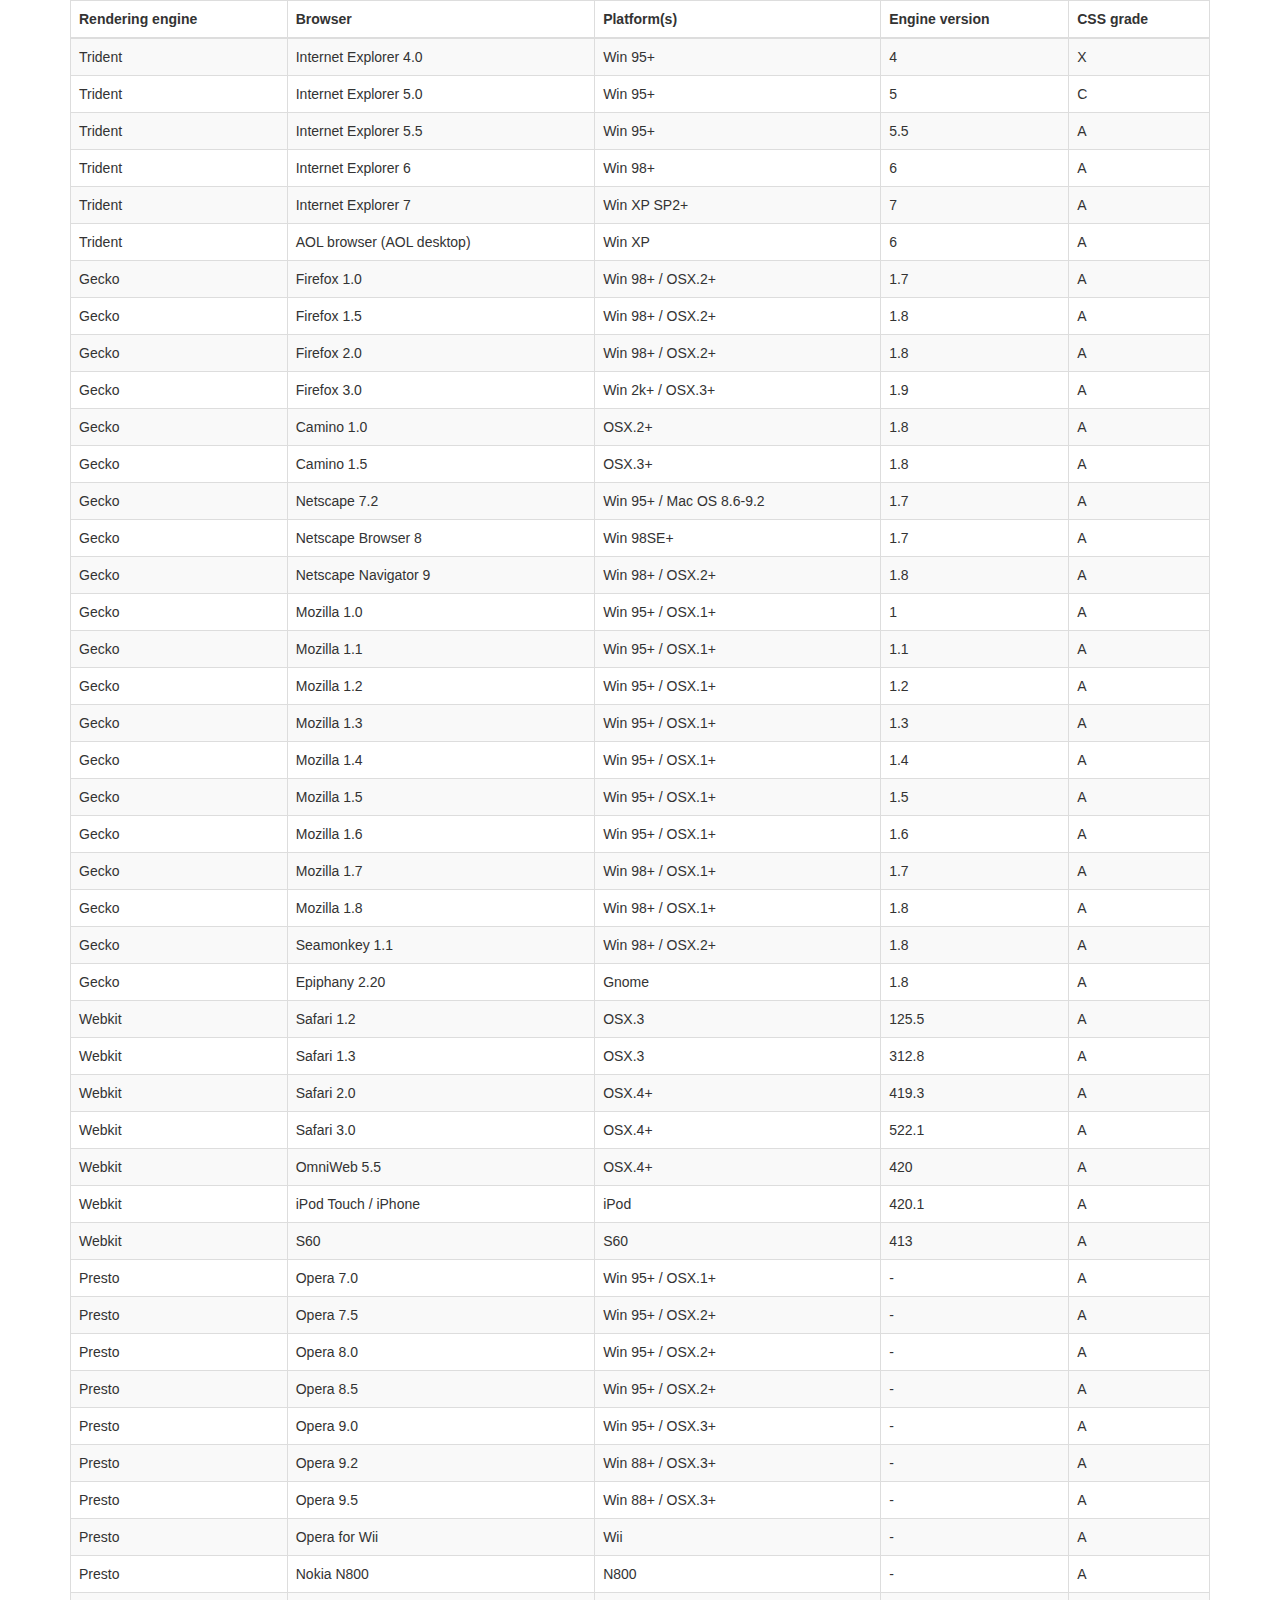
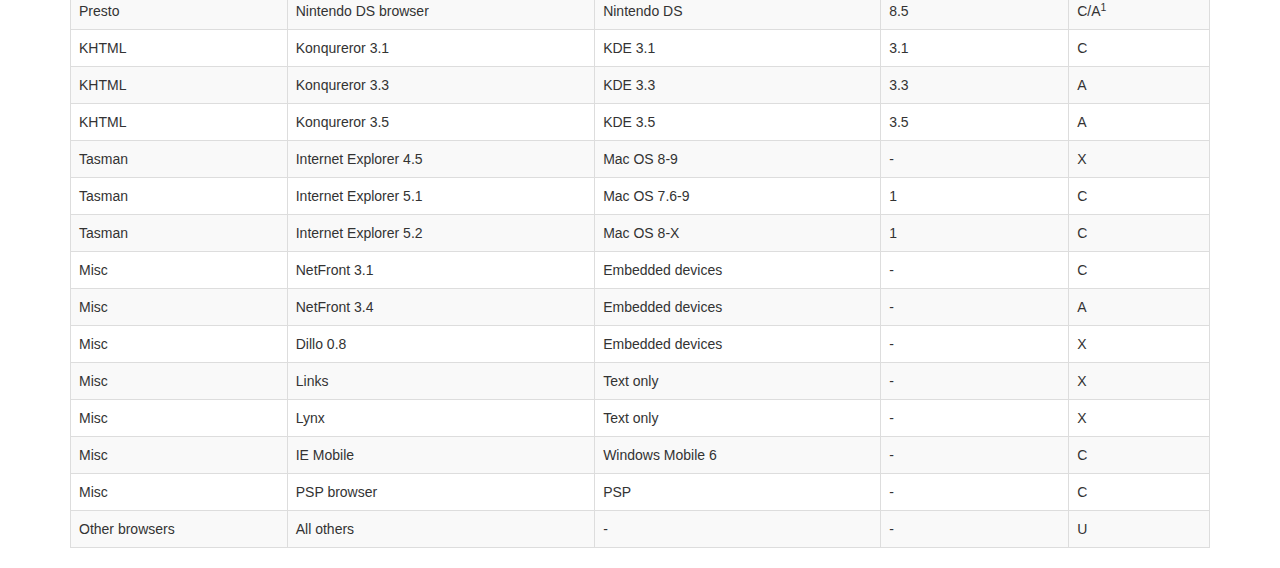
<file: python/mysite/mysite/static/vendor/datatables-plugins/index.html>
<!DOCTYPE HTML PUBLIC "-//W3C//DTD HTML 4.01//EN" "http://www.w3.org/TR/html4/strict.dtd">
<html>
	<head>
		<meta http-equiv="content-type" content="text/html; charset=utf-8" />
		
		<title>DataTables Bootstrap 3 example</title>

		<link rel="stylesheet" type="text/css" href="//maxcdn.bootstrapcdn.com/bootstrap/3.3.0/css/bootstrap.min.css">
		<link rel="stylesheet" type="text/css" href="dataTables.bootstrap.css">

		<script type="text/javascript" language="javascript" src="//code.jquery.com/jquery-1.11.1.min.js"></script>
		<script type="text/javascript" language="javascript" src="//cdn.datatables.net/1.10.3/js/jquery.dataTables.min.js"></script>
		<script type="text/javascript" language="javascript" src="dataTables.bootstrap.js"></script>
		<script type="text/javascript" charset="utf-8">
			$(document).ready(function() {
				$('#example').dataTable();
			} );
		</script>
	</head>
	<body>
		<div class="container">
			
<table cellpadding="0" cellspacing="0" border="0" class="table table-striped table-bordered" id="example">
	<thead>
		<tr>
			<th>Rendering engine</th>
			<th>Browser</th>
			<th>Platform(s)</th>
			<th>Engine version</th>
			<th>CSS grade</th>
		</tr>
	</thead>
	<tbody>
		<tr class="odd gradeX">
			<td>Trident</td>
			<td>Internet
				 Explorer 4.0</td>
			<td>Win 95+</td>
			<td class="center"> 4</td>
			<td class="center">X</td>
		</tr>
		<tr class="even gradeC">
			<td>Trident</td>
			<td>Internet
				 Explorer 5.0</td>
			<td>Win 95+</td>
			<td class="center">5</td>
			<td class="center">C</td>
		</tr>
		<tr class="odd gradeA">
			<td>Trident</td>
			<td>Internet
				 Explorer 5.5</td>
			<td>Win 95+</td>
			<td class="center">5.5</td>
			<td class="center">A</td>
		</tr>
		<tr class="even gradeA">
			<td>Trident</td>
			<td>Internet
				 Explorer 6</td>
			<td>Win 98+</td>
			<td class="center">6</td>
			<td class="center">A</td>
		</tr>
		<tr class="odd gradeA">
			<td>Trident</td>
			<td>Internet Explorer 7</td>
			<td>Win XP SP2+</td>
			<td class="center">7</td>
			<td class="center">A</td>
		</tr>
		<tr class="even gradeA">
			<td>Trident</td>
			<td>AOL browser (AOL desktop)</td>
			<td>Win XP</td>
			<td class="center">6</td>
			<td class="center">A</td>
		</tr>
		<tr class="gradeA">
			<td>Gecko</td>
			<td>Firefox 1.0</td>
			<td>Win 98+ / OSX.2+</td>
			<td class="center">1.7</td>
			<td class="center">A</td>
		</tr>
		<tr class="gradeA">
			<td>Gecko</td>
			<td>Firefox 1.5</td>
			<td>Win 98+ / OSX.2+</td>
			<td class="center">1.8</td>
			<td class="center">A</td>
		</tr>
		<tr class="gradeA">
			<td>Gecko</td>
			<td>Firefox 2.0</td>
			<td>Win 98+ / OSX.2+</td>
			<td class="center">1.8</td>
			<td class="center">A</td>
		</tr>
		<tr class="gradeA">
			<td>Gecko</td>
			<td>Firefox 3.0</td>
			<td>Win 2k+ / OSX.3+</td>
			<td class="center">1.9</td>
			<td class="center">A</td>
		</tr>
		<tr class="gradeA">
			<td>Gecko</td>
			<td>Camino 1.0</td>
			<td>OSX.2+</td>
			<td class="center">1.8</td>
			<td class="center">A</td>
		</tr>
		<tr class="gradeA">
			<td>Gecko</td>
			<td>Camino 1.5</td>
			<td>OSX.3+</td>
			<td class="center">1.8</td>
			<td class="center">A</td>
		</tr>
		<tr class="gradeA">
			<td>Gecko</td>
			<td>Netscape 7.2</td>
			<td>Win 95+ / Mac OS 8.6-9.2</td>
			<td class="center">1.7</td>
			<td class="center">A</td>
		</tr>
		<tr class="gradeA">
			<td>Gecko</td>
			<td>Netscape Browser 8</td>
			<td>Win 98SE+</td>
			<td class="center">1.7</td>
			<td class="center">A</td>
		</tr>
		<tr class="gradeA">
			<td>Gecko</td>
			<td>Netscape Navigator 9</td>
			<td>Win 98+ / OSX.2+</td>
			<td class="center">1.8</td>
			<td class="center">A</td>
		</tr>
		<tr class="gradeA">
			<td>Gecko</td>
			<td>Mozilla 1.0</td>
			<td>Win 95+ / OSX.1+</td>
			<td class="center">1</td>
			<td class="center">A</td>
		</tr>
		<tr class="gradeA">
			<td>Gecko</td>
			<td>Mozilla 1.1</td>
			<td>Win 95+ / OSX.1+</td>
			<td class="center">1.1</td>
			<td class="center">A</td>
		</tr>
		<tr class="gradeA">
			<td>Gecko</td>
			<td>Mozilla 1.2</td>
			<td>Win 95+ / OSX.1+</td>
			<td class="center">1.2</td>
			<td class="center">A</td>
		</tr>
		<tr class="gradeA">
			<td>Gecko</td>
			<td>Mozilla 1.3</td>
			<td>Win 95+ / OSX.1+</td>
			<td class="center">1.3</td>
			<td class="center">A</td>
		</tr>
		<tr class="gradeA">
			<td>Gecko</td>
			<td>Mozilla 1.4</td>
			<td>Win 95+ / OSX.1+</td>
			<td class="center">1.4</td>
			<td class="center">A</td>
		</tr>
		<tr class="gradeA">
			<td>Gecko</td>
			<td>Mozilla 1.5</td>
			<td>Win 95+ / OSX.1+</td>
			<td class="center">1.5</td>
			<td class="center">A</td>
		</tr>
		<tr class="gradeA">
			<td>Gecko</td>
			<td>Mozilla 1.6</td>
			<td>Win 95+ / OSX.1+</td>
			<td class="center">1.6</td>
			<td class="center">A</td>
		</tr>
		<tr class="gradeA">
			<td>Gecko</td>
			<td>Mozilla 1.7</td>
			<td>Win 98+ / OSX.1+</td>
			<td class="center">1.7</td>
			<td class="center">A</td>
		</tr>
		<tr class="gradeA">
			<td>Gecko</td>
			<td>Mozilla 1.8</td>
			<td>Win 98+ / OSX.1+</td>
			<td class="center">1.8</td>
			<td class="center">A</td>
		</tr>
		<tr class="gradeA">
			<td>Gecko</td>
			<td>Seamonkey 1.1</td>
			<td>Win 98+ / OSX.2+</td>
			<td class="center">1.8</td>
			<td class="center">A</td>
		</tr>
		<tr class="gradeA">
			<td>Gecko</td>
			<td>Epiphany 2.20</td>
			<td>Gnome</td>
			<td class="center">1.8</td>
			<td class="center">A</td>
		</tr>
		<tr class="gradeA">
			<td>Webkit</td>
			<td>Safari 1.2</td>
			<td>OSX.3</td>
			<td class="center">125.5</td>
			<td class="center">A</td>
		</tr>
		<tr class="gradeA">
			<td>Webkit</td>
			<td>Safari 1.3</td>
			<td>OSX.3</td>
			<td class="center">312.8</td>
			<td class="center">A</td>
		</tr>
		<tr class="gradeA">
			<td>Webkit</td>
			<td>Safari 2.0</td>
			<td>OSX.4+</td>
			<td class="center">419.3</td>
			<td class="center">A</td>
		</tr>
		<tr class="gradeA">
			<td>Webkit</td>
			<td>Safari 3.0</td>
			<td>OSX.4+</td>
			<td class="center">522.1</td>
			<td class="center">A</td>
		</tr>
		<tr class="gradeA">
			<td>Webkit</td>
			<td>OmniWeb 5.5</td>
			<td>OSX.4+</td>
			<td class="center">420</td>
			<td class="center">A</td>
		</tr>
		<tr class="gradeA">
			<td>Webkit</td>
			<td>iPod Touch / iPhone</td>
			<td>iPod</td>
			<td class="center">420.1</td>
			<td class="center">A</td>
		</tr>
		<tr class="gradeA">
			<td>Webkit</td>
			<td>S60</td>
			<td>S60</td>
			<td class="center">413</td>
			<td class="center">A</td>
		</tr>
		<tr class="gradeA">
			<td>Presto</td>
			<td>Opera 7.0</td>
			<td>Win 95+ / OSX.1+</td>
			<td class="center">-</td>
			<td class="center">A</td>
		</tr>
		<tr class="gradeA">
			<td>Presto</td>
			<td>Opera 7.5</td>
			<td>Win 95+ / OSX.2+</td>
			<td class="center">-</td>
			<td class="center">A</td>
		</tr>
		<tr class="gradeA">
			<td>Presto</td>
			<td>Opera 8.0</td>
			<td>Win 95+ / OSX.2+</td>
			<td class="center">-</td>
			<td class="center">A</td>
		</tr>
		<tr class="gradeA">
			<td>Presto</td>
			<td>Opera 8.5</td>
			<td>Win 95+ / OSX.2+</td>
			<td class="center">-</td>
			<td class="center">A</td>
		</tr>
		<tr class="gradeA">
			<td>Presto</td>
			<td>Opera 9.0</td>
			<td>Win 95+ / OSX.3+</td>
			<td class="center">-</td>
			<td class="center">A</td>
		</tr>
		<tr class="gradeA">
			<td>Presto</td>
			<td>Opera 9.2</td>
			<td>Win 88+ / OSX.3+</td>
			<td class="center">-</td>
			<td class="center">A</td>
		</tr>
		<tr class="gradeA">
			<td>Presto</td>
			<td>Opera 9.5</td>
			<td>Win 88+ / OSX.3+</td>
			<td class="center">-</td>
			<td class="center">A</td>
		</tr>
		<tr class="gradeA">
			<td>Presto</td>
			<td>Opera for Wii</td>
			<td>Wii</td>
			<td class="center">-</td>
			<td class="center">A</td>
		</tr>
		<tr class="gradeA">
			<td>Presto</td>
			<td>Nokia N800</td>
			<td>N800</td>
			<td class="center">-</td>
			<td class="center">A</td>
		</tr>
		<tr class="gradeA">
			<td>Presto</td>
			<td>Nintendo DS browser</td>
			<td>Nintendo DS</td>
			<td class="center">8.5</td>
			<td class="center">C/A<sup>1</sup></td>
		</tr>
		<tr class="gradeC">
			<td>KHTML</td>
			<td>Konqureror 3.1</td>
			<td>KDE 3.1</td>
			<td class="center">3.1</td>
			<td class="center">C</td>
		</tr>
		<tr class="gradeA">
			<td>KHTML</td>
			<td>Konqureror 3.3</td>
			<td>KDE 3.3</td>
			<td class="center">3.3</td>
			<td class="center">A</td>
		</tr>
		<tr class="gradeA">
			<td>KHTML</td>
			<td>Konqureror 3.5</td>
			<td>KDE 3.5</td>
			<td class="center">3.5</td>
			<td class="center">A</td>
		</tr>
		<tr class="gradeX">
			<td>Tasman</td>
			<td>Internet Explorer 4.5</td>
			<td>Mac OS 8-9</td>
			<td class="center">-</td>
			<td class="center">X</td>
		</tr>
		<tr class="gradeC">
			<td>Tasman</td>
			<td>Internet Explorer 5.1</td>
			<td>Mac OS 7.6-9</td>
			<td class="center">1</td>
			<td class="center">C</td>
		</tr>
		<tr class="gradeC">
			<td>Tasman</td>
			<td>Internet Explorer 5.2</td>
			<td>Mac OS 8-X</td>
			<td class="center">1</td>
			<td class="center">C</td>
		</tr>
		<tr class="gradeA">
			<td>Misc</td>
			<td>NetFront 3.1</td>
			<td>Embedded devices</td>
			<td class="center">-</td>
			<td class="center">C</td>
		</tr>
		<tr class="gradeA">
			<td>Misc</td>
			<td>NetFront 3.4</td>
			<td>Embedded devices</td>
			<td class="center">-</td>
			<td class="center">A</td>
		</tr>
		<tr class="gradeX">
			<td>Misc</td>
			<td>Dillo 0.8</td>
			<td>Embedded devices</td>
			<td class="center">-</td>
			<td class="center">X</td>
		</tr>
		<tr class="gradeX">
			<td>Misc</td>
			<td>Links</td>
			<td>Text only</td>
			<td class="center">-</td>
			<td class="center">X</td>
		</tr>
		<tr class="gradeX">
			<td>Misc</td>
			<td>Lynx</td>
			<td>Text only</td>
			<td class="center">-</td>
			<td class="center">X</td>
		</tr>
		<tr class="gradeC">
			<td>Misc</td>
			<td>IE Mobile</td>
			<td>Windows Mobile 6</td>
			<td class="center">-</td>
			<td class="center">C</td>
		</tr>
		<tr class="gradeC">
			<td>Misc</td>
			<td>PSP browser</td>
			<td>PSP</td>
			<td class="center">-</td>
			<td class="center">C</td>
		</tr>
		<tr class="gradeU">
			<td>Other browsers</td>
			<td>All others</td>
			<td>-</td>
			<td class="center">-</td>
			<td class="center">U</td>
		</tr>
	</tbody>
</table>
			
		</div>
	</body>
</html>
</file>
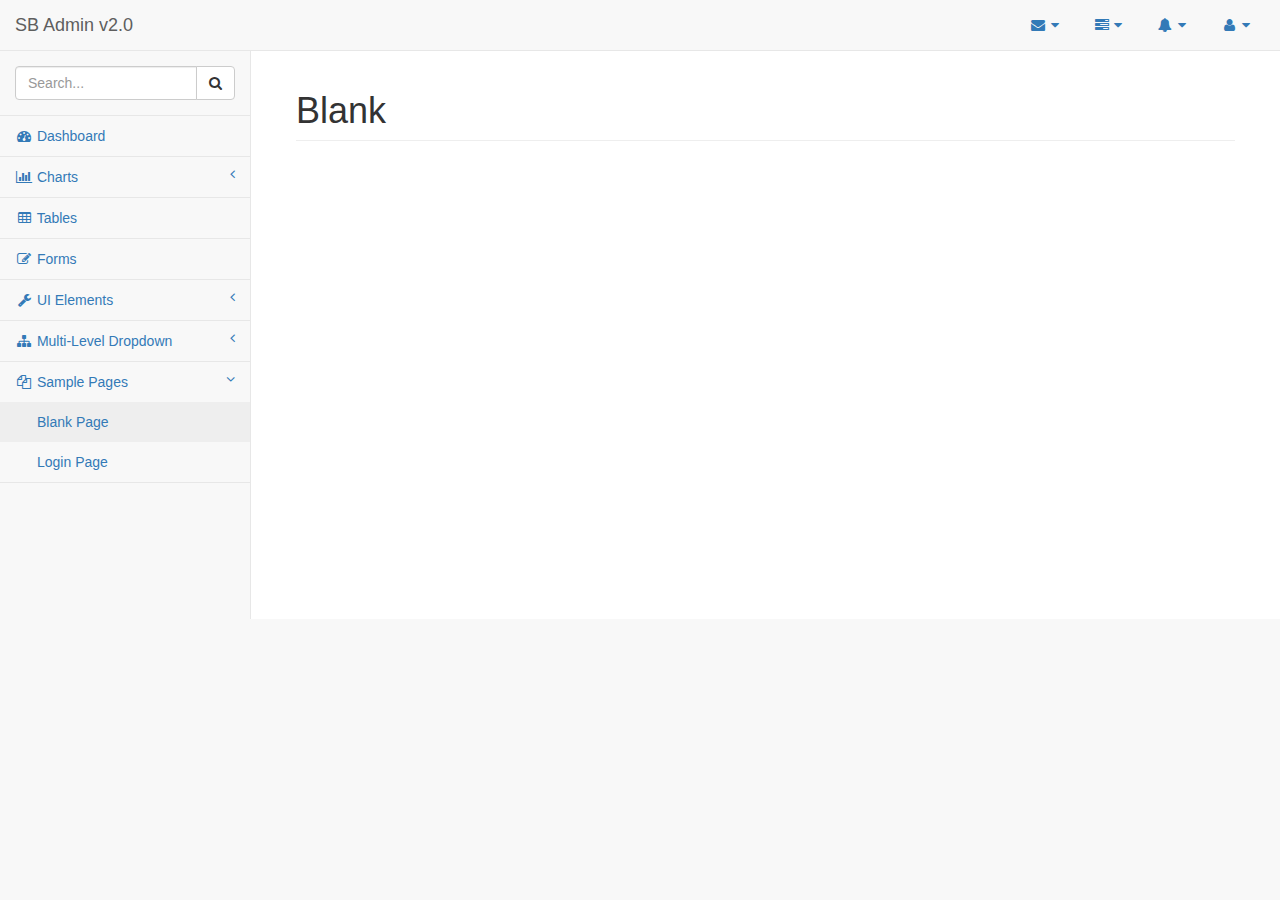
<file: python/mysite/mysite/static/pages/blank.html>
<!DOCTYPE html>
<html lang="en">

<head>

    <meta charset="utf-8">
    <meta http-equiv="X-UA-Compatible" content="IE=edge">
    <meta name="viewport" content="width=device-width, initial-scale=1">
    <meta name="description" content="">
    <meta name="author" content="">

    <title>SB Admin 2 - Bootstrap Admin Theme</title>

    <!-- Bootstrap Core CSS -->
    <link href="../vendor/bootstrap/css/bootstrap.min.css" rel="stylesheet">

    <!-- MetisMenu CSS -->
    <link href="../vendor/metisMenu/metisMenu.min.css" rel="stylesheet">

    <!-- Custom CSS -->
    <link href="../dist/css/sb-admin-2.css" rel="stylesheet">

    <!-- Custom Fonts -->
    <link href="../vendor/font-awesome/css/font-awesome.min.css" rel="stylesheet" type="text/css">

    <!-- HTML5 Shim and Respond.js IE8 support of HTML5 elements and media queries -->
    <!-- WARNING: Respond.js doesn't work if you view the page via file:// -->
    <!--[if lt IE 9]>
        <script src="https://oss.maxcdn.com/libs/html5shiv/3.7.0/html5shiv.js"></script>
        <script src="https://oss.maxcdn.com/libs/respond.js/1.4.2/respond.min.js"></script>
    <![endif]-->

</head>

<body>

    <div id="wrapper">

        <!-- Navigation -->
        <nav class="navbar navbar-default navbar-static-top" role="navigation" style="margin-bottom: 0">
            <div class="navbar-header">
                <button type="button" class="navbar-toggle" data-toggle="collapse" data-target=".navbar-collapse">
                    <span class="sr-only">Toggle navigation</span>
                    <span class="icon-bar"></span>
                    <span class="icon-bar"></span>
                    <span class="icon-bar"></span>
                </button>
                <a class="navbar-brand" href="index.html">SB Admin v2.0</a>
            </div>
            <!-- /.navbar-header -->

            <ul class="nav navbar-top-links navbar-right">
                <li class="dropdown">
                    <a class="dropdown-toggle" data-toggle="dropdown" href="#">
                        <i class="fa fa-envelope fa-fw"></i> <i class="fa fa-caret-down"></i>
                    </a>
                    <ul class="dropdown-menu dropdown-messages">
                        <li>
                            <a href="#">
                                <div>
                                    <strong>John Smith</strong>
                                    <span class="pull-right text-muted">
                                        <em>Yesterday</em>
                                    </span>
                                </div>
                                <div>Lorem ipsum dolor sit amet, consectetur adipiscing elit. Pellentesque eleifend...</div>
                            </a>
                        </li>
                        <li class="divider"></li>
                        <li>
                            <a href="#">
                                <div>
                                    <strong>John Smith</strong>
                                    <span class="pull-right text-muted">
                                        <em>Yesterday</em>
                                    </span>
                                </div>
                                <div>Lorem ipsum dolor sit amet, consectetur adipiscing elit. Pellentesque eleifend...</div>
                            </a>
                        </li>
                        <li class="divider"></li>
                        <li>
                            <a href="#">
                                <div>
                                    <strong>John Smith</strong>
                                    <span class="pull-right text-muted">
                                        <em>Yesterday</em>
                                    </span>
                                </div>
                                <div>Lorem ipsum dolor sit amet, consectetur adipiscing elit. Pellentesque eleifend...</div>
                            </a>
                        </li>
                        <li class="divider"></li>
                        <li>
                            <a class="text-center" href="#">
                                <strong>Read All Messages</strong>
                                <i class="fa fa-angle-right"></i>
                            </a>
                        </li>
                    </ul>
                    <!-- /.dropdown-messages -->
                </li>
                <!-- /.dropdown -->
                <li class="dropdown">
                    <a class="dropdown-toggle" data-toggle="dropdown" href="#">
                        <i class="fa fa-tasks fa-fw"></i> <i class="fa fa-caret-down"></i>
                    </a>
                    <ul class="dropdown-menu dropdown-tasks">
                        <li>
                            <a href="#">
                                <div>
                                    <p>
                                        <strong>Task 1</strong>
                                        <span class="pull-right text-muted">40% Complete</span>
                                    </p>
                                    <div class="progress progress-striped active">
                                        <div class="progress-bar progress-bar-success" role="progressbar" aria-valuenow="40" aria-valuemin="0" aria-valuemax="100" style="width: 40%">
                                            <span class="sr-only">40% Complete (success)</span>
                                        </div>
                                    </div>
                                </div>
                            </a>
                        </li>
                        <li class="divider"></li>
                        <li>
                            <a href="#">
                                <div>
                                    <p>
                                        <strong>Task 2</strong>
                                        <span class="pull-right text-muted">20% Complete</span>
                                    </p>
                                    <div class="progress progress-striped active">
                                        <div class="progress-bar progress-bar-info" role="progressbar" aria-valuenow="20" aria-valuemin="0" aria-valuemax="100" style="width: 20%">
                                            <span class="sr-only">20% Complete</span>
                                        </div>
                                    </div>
                                </div>
                            </a>
                        </li>
                        <li class="divider"></li>
                        <li>
                            <a href="#">
                                <div>
                                    <p>
                                        <strong>Task 3</strong>
                                        <span class="pull-right text-muted">60% Complete</span>
                                    </p>
                                    <div class="progress progress-striped active">
                                        <div class="progress-bar progress-bar-warning" role="progressbar" aria-valuenow="60" aria-valuemin="0" aria-valuemax="100" style="width: 60%">
                                            <span class="sr-only">60% Complete (warning)</span>
                                        </div>
                                    </div>
                                </div>
                            </a>
                        </li>
                        <li class="divider"></li>
                        <li>
                            <a href="#">
                                <div>
                                    <p>
                                        <strong>Task 4</strong>
                                        <span class="pull-right text-muted">80% Complete</span>
                                    </p>
                                    <div class="progress progress-striped active">
                                        <div class="progress-bar progress-bar-danger" role="progressbar" aria-valuenow="80" aria-valuemin="0" aria-valuemax="100" style="width: 80%">
                                            <span class="sr-only">80% Complete (danger)</span>
                                        </div>
                                    </div>
                                </div>
                            </a>
                        </li>
                        <li class="divider"></li>
                        <li>
                            <a class="text-center" href="#">
                                <strong>See All Tasks</strong>
                                <i class="fa fa-angle-right"></i>
                            </a>
                        </li>
                    </ul>
                    <!-- /.dropdown-tasks -->
                </li>
                <!-- /.dropdown -->
                <li class="dropdown">
                    <a class="dropdown-toggle" data-toggle="dropdown" href="#">
                        <i class="fa fa-bell fa-fw"></i> <i class="fa fa-caret-down"></i>
                    </a>
                    <ul class="dropdown-menu dropdown-alerts">
                        <li>
                            <a href="#">
                                <div>
                                    <i class="fa fa-comment fa-fw"></i> New Comment
                                    <span class="pull-right text-muted small">4 minutes ago</span>
                                </div>
                            </a>
                        </li>
                        <li class="divider"></li>
                        <li>
                            <a href="#">
                                <div>
                                    <i class="fa fa-twitter fa-fw"></i> 3 New Followers
                                    <span class="pull-right text-muted small">12 minutes ago</span>
                                </div>
                            </a>
                        </li>
                        <li class="divider"></li>
                        <li>
                            <a href="#">
                                <div>
                                    <i class="fa fa-envelope fa-fw"></i> Message Sent
                                    <span class="pull-right text-muted small">4 minutes ago</span>
                                </div>
                            </a>
                        </li>
                        <li class="divider"></li>
                        <li>
                            <a href="#">
                                <div>
                                    <i class="fa fa-tasks fa-fw"></i> New Task
                                    <span class="pull-right text-muted small">4 minutes ago</span>
                                </div>
                            </a>
                        </li>
                        <li class="divider"></li>
                        <li>
                            <a href="#">
                                <div>
                                    <i class="fa fa-upload fa-fw"></i> Server Rebooted
                                    <span class="pull-right text-muted small">4 minutes ago</span>
                                </div>
                            </a>
                        </li>
                        <li class="divider"></li>
                        <li>
                            <a class="text-center" href="#">
                                <strong>See All Alerts</strong>
                                <i class="fa fa-angle-right"></i>
                            </a>
                        </li>
                    </ul>
                    <!-- /.dropdown-alerts -->
                </li>
                <!-- /.dropdown -->
                <li class="dropdown">
                    <a class="dropdown-toggle" data-toggle="dropdown" href="#">
                        <i class="fa fa-user fa-fw"></i> <i class="fa fa-caret-down"></i>
                    </a>
                    <ul class="dropdown-menu dropdown-user">
                        <li><a href="#"><i class="fa fa-user fa-fw"></i> User Profile</a>
                        </li>
                        <li><a href="#"><i class="fa fa-gear fa-fw"></i> Settings</a>
                        </li>
                        <li class="divider"></li>
                        <li><a href="login.html"><i class="fa fa-sign-out fa-fw"></i> Logout</a>
                        </li>
                    </ul>
                    <!-- /.dropdown-user -->
                </li>
                <!-- /.dropdown -->
            </ul>
            <!-- /.navbar-top-links -->

            <div class="navbar-default sidebar" role="navigation">
                <div class="sidebar-nav navbar-collapse">
                    <ul class="nav" id="side-menu">
                        <li class="sidebar-search">
                            <div class="input-group custom-search-form">
                                <input type="text" class="form-control" placeholder="Search...">
                                <span class="input-group-btn">
                                    <button class="btn btn-default" type="button">
                                        <i class="fa fa-search"></i>
                                    </button>
                                </span>
                            </div>
                            <!-- /input-group -->
                        </li>
                        <li>
                            <a href="index.html"><i class="fa fa-dashboard fa-fw"></i> Dashboard</a>
                        </li>
                        <li>
                            <a href="#"><i class="fa fa-bar-chart-o fa-fw"></i> Charts<span class="fa arrow"></span></a>
                            <ul class="nav nav-second-level">
                                <li>
                                    <a href="flot.html">Flot Charts</a>
                                </li>
                                <li>
                                    <a href="morris.html">Morris.js Charts</a>
                                </li>
                            </ul>
                            <!-- /.nav-second-level -->
                        </li>
                        <li>
                            <a href="tables.html"><i class="fa fa-table fa-fw"></i> Tables</a>
                        </li>
                        <li>
                            <a href="forms.html"><i class="fa fa-edit fa-fw"></i> Forms</a>
                        </li>
                        <li>
                            <a href="#"><i class="fa fa-wrench fa-fw"></i> UI Elements<span class="fa arrow"></span></a>
                            <ul class="nav nav-second-level">
                                <li>
                                    <a href="panels-wells.html">Panels and Wells</a>
                                </li>
                                <li>
                                    <a href="buttons.html">Buttons</a>
                                </li>
                                <li>
                                    <a href="notifications.html">Notifications</a>
                                </li>
                                <li>
                                    <a href="typography.html">Typography</a>
                                </li>
                                <li>
                                    <a href="icons.html"> Icons</a>
                                </li>
                                <li>
                                    <a href="grid.html">Grid</a>
                                </li>
                            </ul>
                            <!-- /.nav-second-level -->
                        </li>
                        <li>
                            <a href="#"><i class="fa fa-sitemap fa-fw"></i> Multi-Level Dropdown<span class="fa arrow"></span></a>
                            <ul class="nav nav-second-level">
                                <li>
                                    <a href="#">Second Level Item</a>
                                </li>
                                <li>
                                    <a href="#">Second Level Item</a>
                                </li>
                                <li>
                                    <a href="#">Third Level <span class="fa arrow"></span></a>
                                    <ul class="nav nav-third-level">
                                        <li>
                                            <a href="#">Third Level Item</a>
                                        </li>
                                        <li>
                                            <a href="#">Third Level Item</a>
                                        </li>
                                        <li>
                                            <a href="#">Third Level Item</a>
                                        </li>
                                        <li>
                                            <a href="#">Third Level Item</a>
                                        </li>
                                    </ul>
                                    <!-- /.nav-third-level -->
                                </li>
                            </ul>
                            <!-- /.nav-second-level -->
                        </li>
                        <li class="active">
                            <a href="#"><i class="fa fa-files-o fa-fw"></i> Sample Pages<span class="fa arrow"></span></a>
                            <ul class="nav nav-second-level">
                                <li>
                                    <a class="active" href="blank.html">Blank Page</a>
                                </li>
                                <li>
                                    <a href="login.html">Login Page</a>
                                </li>
                            </ul>
                            <!-- /.nav-second-level -->
                        </li>
                    </ul>
                </div>
                <!-- /.sidebar-collapse -->
            </div>
            <!-- /.navbar-static-side -->
        </nav>

        <!-- Page Content -->
        <div id="page-wrapper">
            <div class="container-fluid">
                <div class="row">
                    <div class="col-lg-12">
                        <h1 class="page-header">Blank</h1>
                    </div>
                    <!-- /.col-lg-12 -->
                </div>
                <!-- /.row -->
            </div>
            <!-- /.container-fluid -->
        </div>
        <!-- /#page-wrapper -->

    </div>
    <!-- /#wrapper -->

    <!-- jQuery -->
    <script src="../vendor/jquery/jquery.min.js"></script>

    <!-- Bootstrap Core JavaScript -->
    <script src="../vendor/bootstrap/js/bootstrap.min.js"></script>

    <!-- Metis Menu Plugin JavaScript -->
    <script src="../vendor/metisMenu/metisMenu.min.js"></script>

    <!-- Custom Theme JavaScript -->
    <script src="../dist/js/sb-admin-2.js"></script>

</body>

</html>
</file>
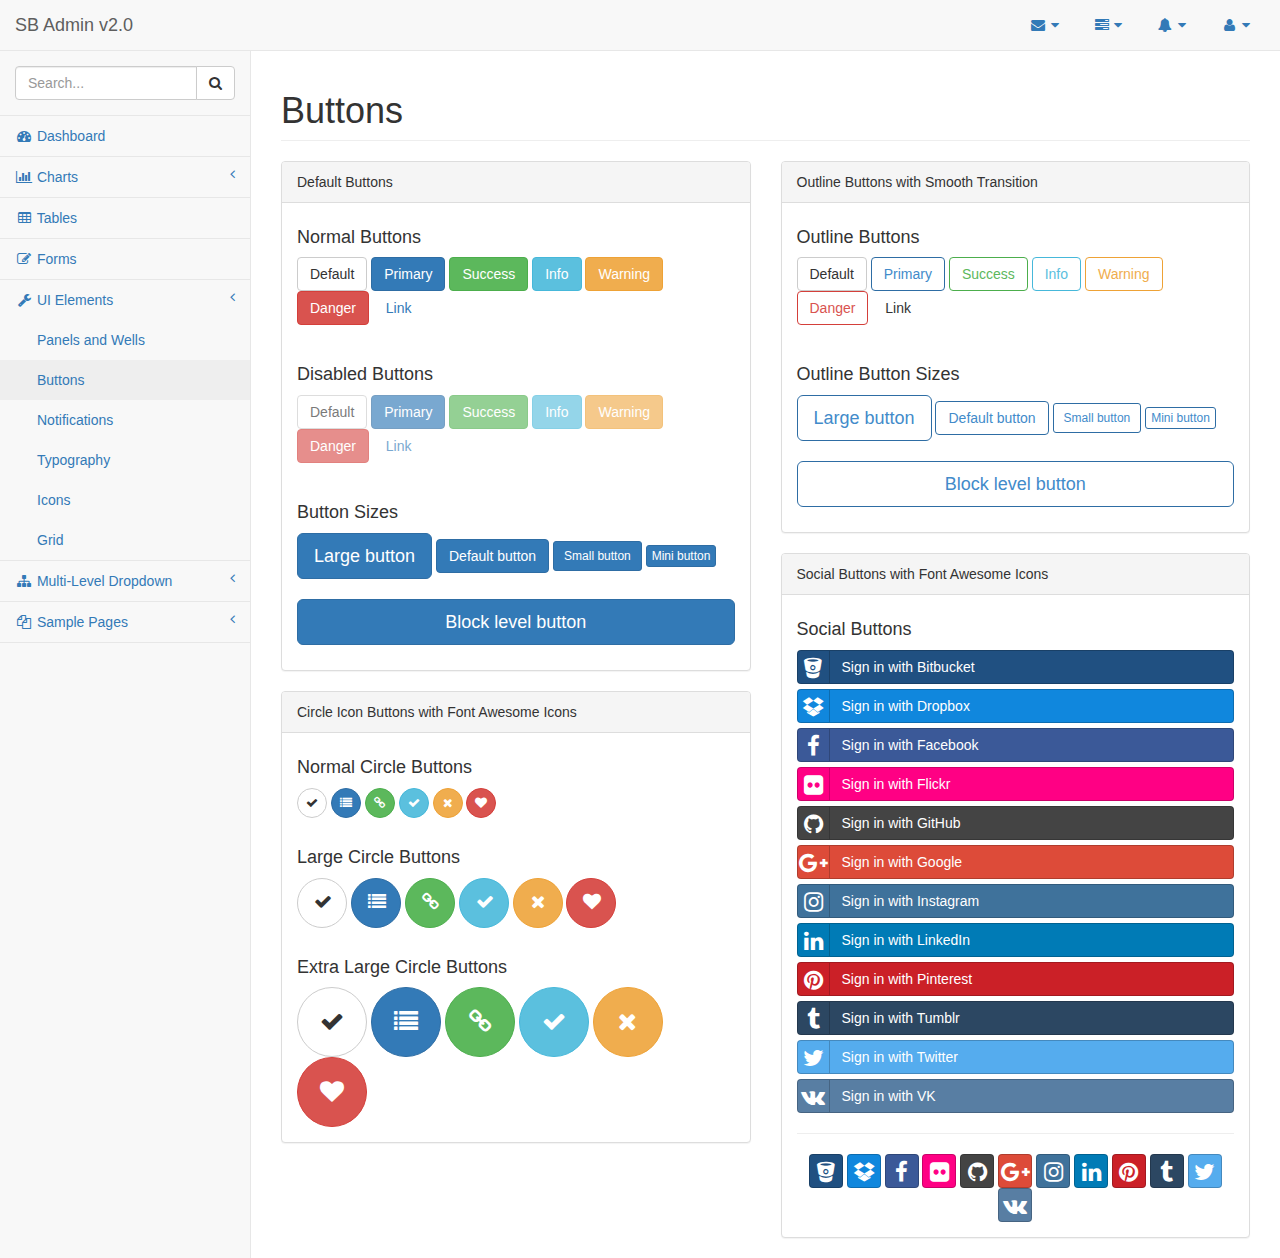
<file: python/mysite/mysite/static/pages/buttons.html>
<!DOCTYPE html>
<html lang="en">

<head>

    <meta charset="utf-8">
    <meta http-equiv="X-UA-Compatible" content="IE=edge">
    <meta name="viewport" content="width=device-width, initial-scale=1">
    <meta name="description" content="">
    <meta name="author" content="">

    <title>SB Admin 2 - Bootstrap Admin Theme</title>

    <!-- Bootstrap Core CSS -->
    <link href="../vendor/bootstrap/css/bootstrap.min.css" rel="stylesheet">

    <!-- MetisMenu CSS -->
    <link href="../vendor/metisMenu/metisMenu.min.css" rel="stylesheet">

    <!-- Social Buttons CSS -->
    <link href="../vendor/bootstrap-social/bootstrap-social.css" rel="stylesheet">

    <!-- Custom CSS -->
    <link href="../dist/css/sb-admin-2.css" rel="stylesheet">

    <!-- Custom Fonts -->
    <link href="../vendor/font-awesome/css/font-awesome.min.css" rel="stylesheet" type="text/css">

    <!-- HTML5 Shim and Respond.js IE8 support of HTML5 elements and media queries -->
    <!-- WARNING: Respond.js doesn't work if you view the page via file:// -->
    <!--[if lt IE 9]>
        <script src="https://oss.maxcdn.com/libs/html5shiv/3.7.0/html5shiv.js"></script>
        <script src="https://oss.maxcdn.com/libs/respond.js/1.4.2/respond.min.js"></script>
    <![endif]-->

</head>

<body>

    <div id="wrapper">

        <!-- Navigation -->
        <nav class="navbar navbar-default navbar-static-top" role="navigation" style="margin-bottom: 0">
            <div class="navbar-header">
                <button type="button" class="navbar-toggle" data-toggle="collapse" data-target=".navbar-collapse">
                    <span class="sr-only">Toggle navigation</span>
                    <span class="icon-bar"></span>
                    <span class="icon-bar"></span>
                    <span class="icon-bar"></span>
                </button>
                <a class="navbar-brand" href="index.html">SB Admin v2.0</a>
            </div>
            <!-- /.navbar-header -->

            <ul class="nav navbar-top-links navbar-right">
                <li class="dropdown">
                    <a class="dropdown-toggle" data-toggle="dropdown" href="#">
                        <i class="fa fa-envelope fa-fw"></i> <i class="fa fa-caret-down"></i>
                    </a>
                    <ul class="dropdown-menu dropdown-messages">
                        <li>
                            <a href="#">
                                <div>
                                    <strong>John Smith</strong>
                                    <span class="pull-right text-muted">
                                        <em>Yesterday</em>
                                    </span>
                                </div>
                                <div>Lorem ipsum dolor sit amet, consectetur adipiscing elit. Pellentesque eleifend...</div>
                            </a>
                        </li>
                        <li class="divider"></li>
                        <li>
                            <a href="#">
                                <div>
                                    <strong>John Smith</strong>
                                    <span class="pull-right text-muted">
                                        <em>Yesterday</em>
                                    </span>
                                </div>
                                <div>Lorem ipsum dolor sit amet, consectetur adipiscing elit. Pellentesque eleifend...</div>
                            </a>
                        </li>
                        <li class="divider"></li>
                        <li>
                            <a href="#">
                                <div>
                                    <strong>John Smith</strong>
                                    <span class="pull-right text-muted">
                                        <em>Yesterday</em>
                                    </span>
                                </div>
                                <div>Lorem ipsum dolor sit amet, consectetur adipiscing elit. Pellentesque eleifend...</div>
                            </a>
                        </li>
                        <li class="divider"></li>
                        <li>
                            <a class="text-center" href="#">
                                <strong>Read All Messages</strong>
                                <i class="fa fa-angle-right"></i>
                            </a>
                        </li>
                    </ul>
                    <!-- /.dropdown-messages -->
                </li>
                <!-- /.dropdown -->
                <li class="dropdown">
                    <a class="dropdown-toggle" data-toggle="dropdown" href="#">
                        <i class="fa fa-tasks fa-fw"></i> <i class="fa fa-caret-down"></i>
                    </a>
                    <ul class="dropdown-menu dropdown-tasks">
                        <li>
                            <a href="#">
                                <div>
                                    <p>
                                        <strong>Task 1</strong>
                                        <span class="pull-right text-muted">40% Complete</span>
                                    </p>
                                    <div class="progress progress-striped active">
                                        <div class="progress-bar progress-bar-success" role="progressbar" aria-valuenow="40" aria-valuemin="0" aria-valuemax="100" style="width: 40%">
                                            <span class="sr-only">40% Complete (success)</span>
                                        </div>
                                    </div>
                                </div>
                            </a>
                        </li>
                        <li class="divider"></li>
                        <li>
                            <a href="#">
                                <div>
                                    <p>
                                        <strong>Task 2</strong>
                                        <span class="pull-right text-muted">20% Complete</span>
                                    </p>
                                    <div class="progress progress-striped active">
                                        <div class="progress-bar progress-bar-info" role="progressbar" aria-valuenow="20" aria-valuemin="0" aria-valuemax="100" style="width: 20%">
                                            <span class="sr-only">20% Complete</span>
                                        </div>
                                    </div>
                                </div>
                            </a>
                        </li>
                        <li class="divider"></li>
                        <li>
                            <a href="#">
                                <div>
                                    <p>
                                        <strong>Task 3</strong>
                                        <span class="pull-right text-muted">60% Complete</span>
                                    </p>
                                    <div class="progress progress-striped active">
                                        <div class="progress-bar progress-bar-warning" role="progressbar" aria-valuenow="60" aria-valuemin="0" aria-valuemax="100" style="width: 60%">
                                            <span class="sr-only">60% Complete (warning)</span>
                                        </div>
                                    </div>
                                </div>
                            </a>
                        </li>
                        <li class="divider"></li>
                        <li>
                            <a href="#">
                                <div>
                                    <p>
                                        <strong>Task 4</strong>
                                        <span class="pull-right text-muted">80% Complete</span>
                                    </p>
                                    <div class="progress progress-striped active">
                                        <div class="progress-bar progress-bar-danger" role="progressbar" aria-valuenow="80" aria-valuemin="0" aria-valuemax="100" style="width: 80%">
                                            <span class="sr-only">80% Complete (danger)</span>
                                        </div>
                                    </div>
                                </div>
                            </a>
                        </li>
                        <li class="divider"></li>
                        <li>
                            <a class="text-center" href="#">
                                <strong>See All Tasks</strong>
                                <i class="fa fa-angle-right"></i>
                            </a>
                        </li>
                    </ul>
                    <!-- /.dropdown-tasks -->
                </li>
                <!-- /.dropdown -->
                <li class="dropdown">
                    <a class="dropdown-toggle" data-toggle="dropdown" href="#">
                        <i class="fa fa-bell fa-fw"></i> <i class="fa fa-caret-down"></i>
                    </a>
                    <ul class="dropdown-menu dropdown-alerts">
                        <li>
                            <a href="#">
                                <div>
                                    <i class="fa fa-comment fa-fw"></i> New Comment
                                    <span class="pull-right text-muted small">4 minutes ago</span>
                                </div>
                            </a>
                        </li>
                        <li class="divider"></li>
                        <li>
                            <a href="#">
                                <div>
                                    <i class="fa fa-twitter fa-fw"></i> 3 New Followers
                                    <span class="pull-right text-muted small">12 minutes ago</span>
                                </div>
                            </a>
                        </li>
                        <li class="divider"></li>
                        <li>
                            <a href="#">
                                <div>
                                    <i class="fa fa-envelope fa-fw"></i> Message Sent
                                    <span class="pull-right text-muted small">4 minutes ago</span>
                                </div>
                            </a>
                        </li>
                        <li class="divider"></li>
                        <li>
                            <a href="#">
                                <div>
                                    <i class="fa fa-tasks fa-fw"></i> New Task
                                    <span class="pull-right text-muted small">4 minutes ago</span>
                                </div>
                            </a>
                        </li>
                        <li class="divider"></li>
                        <li>
                            <a href="#">
                                <div>
                                    <i class="fa fa-upload fa-fw"></i> Server Rebooted
                                    <span class="pull-right text-muted small">4 minutes ago</span>
                                </div>
                            </a>
                        </li>
                        <li class="divider"></li>
                        <li>
                            <a class="text-center" href="#">
                                <strong>See All Alerts</strong>
                                <i class="fa fa-angle-right"></i>
                            </a>
                        </li>
                    </ul>
                    <!-- /.dropdown-alerts -->
                </li>
                <!-- /.dropdown -->
                <li class="dropdown">
                    <a class="dropdown-toggle" data-toggle="dropdown" href="#">
                        <i class="fa fa-user fa-fw"></i> <i class="fa fa-caret-down"></i>
                    </a>
                    <ul class="dropdown-menu dropdown-user">
                        <li><a href="#"><i class="fa fa-user fa-fw"></i> User Profile</a>
                        </li>
                        <li><a href="#"><i class="fa fa-gear fa-fw"></i> Settings</a>
                        </li>
                        <li class="divider"></li>
                        <li><a href="login.html"><i class="fa fa-sign-out fa-fw"></i> Logout</a>
                        </li>
                    </ul>
                    <!-- /.dropdown-user -->
                </li>
                <!-- /.dropdown -->
            </ul>
            <!-- /.navbar-top-links -->

            <div class="navbar-default sidebar" role="navigation">
                <div class="sidebar-nav navbar-collapse">
                    <ul class="nav" id="side-menu">
                        <li class="sidebar-search">
                            <div class="input-group custom-search-form">
                                <input type="text" class="form-control" placeholder="Search...">
                                <span class="input-group-btn">
                                <button class="btn btn-default" type="button">
                                    <i class="fa fa-search"></i>
                                </button>
                            </span>
                            </div>
                            <!-- /input-group -->
                        </li>
                        <li>
                            <a href="index.html"><i class="fa fa-dashboard fa-fw"></i> Dashboard</a>
                        </li>
                        <li>
                            <a href="#"><i class="fa fa-bar-chart-o fa-fw"></i> Charts<span class="fa arrow"></span></a>
                            <ul class="nav nav-second-level">
                                <li>
                                    <a href="flot.html">Flot Charts</a>
                                </li>
                                <li>
                                    <a href="morris.html">Morris.js Charts</a>
                                </li>
                            </ul>
                            <!-- /.nav-second-level -->
                        </li>
                        <li>
                            <a href="tables.html"><i class="fa fa-table fa-fw"></i> Tables</a>
                        </li>
                        <li>
                            <a href="forms.html"><i class="fa fa-edit fa-fw"></i> Forms</a>
                        </li>
                        <li>
                            <a href="#"><i class="fa fa-wrench fa-fw"></i> UI Elements<span class="fa arrow"></span></a>
                            <ul class="nav nav-second-level">
                                <li>
                                    <a href="panels-wells.html">Panels and Wells</a>
                                </li>
                                <li>
                                    <a href="buttons.html">Buttons</a>
                                </li>
                                <li>
                                    <a href="notifications.html">Notifications</a>
                                </li>
                                <li>
                                    <a href="typography.html">Typography</a>
                                </li>
                                <li>
                                    <a href="icons.html"> Icons</a>
                                </li>
                                <li>
                                    <a href="grid.html">Grid</a>
                                </li>
                            </ul>
                            <!-- /.nav-second-level -->
                        </li>
                        <li>
                            <a href="#"><i class="fa fa-sitemap fa-fw"></i> Multi-Level Dropdown<span class="fa arrow"></span></a>
                            <ul class="nav nav-second-level">
                                <li>
                                    <a href="#">Second Level Item</a>
                                </li>
                                <li>
                                    <a href="#">Second Level Item</a>
                                </li>
                                <li>
                                    <a href="#">Third Level <span class="fa arrow"></span></a>
                                    <ul class="nav nav-third-level">
                                        <li>
                                            <a href="#">Third Level Item</a>
                                        </li>
                                        <li>
                                            <a href="#">Third Level Item</a>
                                        </li>
                                        <li>
                                            <a href="#">Third Level Item</a>
                                        </li>
                                        <li>
                                            <a href="#">Third Level Item</a>
                                        </li>
                                    </ul>
                                    <!-- /.nav-third-level -->
                                </li>
                            </ul>
                            <!-- /.nav-second-level -->
                        </li>
                        <li>
                            <a href="#"><i class="fa fa-files-o fa-fw"></i> Sample Pages<span class="fa arrow"></span></a>
                            <ul class="nav nav-second-level">
                                <li>
                                    <a href="blank.html">Blank Page</a>
                                </li>
                                <li>
                                    <a href="login.html">Login Page</a>
                                </li>
                            </ul>
                            <!-- /.nav-second-level -->
                        </li>
                    </ul>
                </div>
                <!-- /.sidebar-collapse -->
            </div>
            <!-- /.navbar-static-side -->
        </nav>

        <!-- Page Content -->
        <div id="page-wrapper">
            <div class="row">
                <div class="col-lg-12">
                    <h1 class="page-header">Buttons</h1>
                </div>
                <!-- /.col-lg-12 -->
            </div>
            <!-- /.row -->
            <div class="row">
                <div class="col-lg-6">
                    <div class="panel panel-default">
                        <div class="panel-heading">
                            Default Buttons
                        </div>
                        <!-- /.panel-heading -->
                        <div class="panel-body">
                            <h4>Normal Buttons</h4>
                            <p>
                                <button type="button" class="btn btn-default">Default</button>
                                <button type="button" class="btn btn-primary">Primary</button>
                                <button type="button" class="btn btn-success">Success</button>
                                <button type="button" class="btn btn-info">Info</button>
                                <button type="button" class="btn btn-warning">Warning</button>
                                <button type="button" class="btn btn-danger">Danger</button>
                                <button type="button" class="btn btn-link">Link</button>
                            </p>
                            <br>
                            <h4>Disabled Buttons</h4>
                            <p>
                                <button type="button" class="btn btn-default disabled">Default</button>
                                <button type="button" class="btn btn-primary disabled">Primary</button>
                                <button type="button" class="btn btn-success disabled">Success</button>
                                <button type="button" class="btn btn-info disabled">Info</button>
                                <button type="button" class="btn btn-warning disabled">Warning</button>
                                <button type="button" class="btn btn-danger disabled">Danger</button>
                                <button type="button" class="btn btn-link disabled">Link</button>
                            </p>
                            <br>
                            <h4>Button Sizes</h4>
                            <p>
                                <button type="button" class="btn btn-primary btn-lg">Large button</button>
                                <button type="button" class="btn btn-primary">Default button</button>
                                <button type="button" class="btn btn-primary btn-sm">Small button</button>
                                <button type="button" class="btn btn-primary btn-xs">Mini button</button>
                                <br>
                                <br>
                                <button type="button" class="btn btn-primary btn-lg btn-block">Block level button</button>
                            </p>
                        </div>
                        <!-- /.panel-body -->
                    </div>
                    <!-- /.panel -->
                    <div class="panel panel-default">
                        <div class="panel-heading">
                            Circle Icon Buttons with Font Awesome Icons
                        </div>
                        <!-- /.panel-heading -->
                        <div class="panel-body">
                            <h4>Normal Circle Buttons</h4>
                            <button type="button" class="btn btn-default btn-circle"><i class="fa fa-check"></i>
                            </button>
                            <button type="button" class="btn btn-primary btn-circle"><i class="fa fa-list"></i>
                            </button>
                            <button type="button" class="btn btn-success btn-circle"><i class="fa fa-link"></i>
                            </button>
                            <button type="button" class="btn btn-info btn-circle"><i class="fa fa-check"></i>
                            </button>
                            <button type="button" class="btn btn-warning btn-circle"><i class="fa fa-times"></i>
                            </button>
                            <button type="button" class="btn btn-danger btn-circle"><i class="fa fa-heart"></i>
                            </button>
                            <br>
                            <br>
                            <h4>Large Circle Buttons</h4>
                            <button type="button" class="btn btn-default btn-circle btn-lg"><i class="fa fa-check"></i>
                            </button>
                            <button type="button" class="btn btn-primary btn-circle btn-lg"><i class="fa fa-list"></i>
                            </button>
                            <button type="button" class="btn btn-success btn-circle btn-lg"><i class="fa fa-link"></i>
                            </button>
                            <button type="button" class="btn btn-info btn-circle btn-lg"><i class="fa fa-check"></i>
                            </button>
                            <button type="button" class="btn btn-warning btn-circle btn-lg"><i class="fa fa-times"></i>
                            </button>
                            <button type="button" class="btn btn-danger btn-circle btn-lg"><i class="fa fa-heart"></i>
                            </button>
                            <br>
                            <br>
                            <h4>Extra Large Circle Buttons</h4>
                            <button type="button" class="btn btn-default btn-circle btn-xl"><i class="fa fa-check"></i>
                            </button>
                            <button type="button" class="btn btn-primary btn-circle btn-xl"><i class="fa fa-list"></i>
                            </button>
                            <button type="button" class="btn btn-success btn-circle btn-xl"><i class="fa fa-link"></i>
                            </button>
                            <button type="button" class="btn btn-info btn-circle btn-xl"><i class="fa fa-check"></i>
                            </button>
                            <button type="button" class="btn btn-warning btn-circle btn-xl"><i class="fa fa-times"></i>
                            </button>
                            <button type="button" class="btn btn-danger btn-circle btn-xl"><i class="fa fa-heart"></i>
                            </button>
                        </div>
                        <!-- /.panel-body -->
                    </div>
                    <!-- /.panel -->
                </div>
                <!-- /.col-lg-6 -->
                <div class="col-lg-6">
                    <div class="panel panel-default">
                        <div class="panel-heading">
                            Outline Buttons with Smooth Transition
                        </div>
                        <!-- /.panel-heading -->
                        <div class="panel-body">
                            <h4>Outline Buttons</h4>
                            <p>
                                <button type="button" class="btn btn-outline btn-default">Default</button>
                                <button type="button" class="btn btn-outline btn-primary">Primary</button>
                                <button type="button" class="btn btn-outline btn-success">Success</button>
                                <button type="button" class="btn btn-outline btn-info">Info</button>
                                <button type="button" class="btn btn-outline btn-warning">Warning</button>
                                <button type="button" class="btn btn-outline btn-danger">Danger</button>
                                <button type="button" class="btn btn-outline btn-link">Link</button>
                            </p>
                            <br>
                            <h4>Outline Button Sizes</h4>
                            <p>
                                <button type="button" class="btn btn-outline btn-primary btn-lg">Large button</button>
                                <button type="button" class="btn btn-outline btn-primary">Default button</button>
                                <button type="button" class="btn btn-outline btn-primary btn-sm">Small button</button>
                                <button type="button" class="btn btn-outline btn-primary btn-xs">Mini button</button>
                                <br>
                                <br>
                                <button type="button" class="btn btn-outline btn-primary btn-lg btn-block">Block level button</button>
                            </p>
                        </div>
                        <!-- /.panel-body -->
                    </div>
                    <!-- /.panel -->
                    <div class="panel panel-default">
                        <div class="panel-heading">
                            Social Buttons with Font Awesome Icons
                        </div>
                        <!-- /.panel-heading -->
                        <div class="panel-body">
                            <h4>Social Buttons</h4>
                            <a class="btn btn-block btn-social btn-bitbucket">
                                <i class="fa fa-bitbucket"></i> Sign in with Bitbucket
                            </a>
                            <a class="btn btn-block btn-social btn-dropbox">
                                <i class="fa fa-dropbox"></i> Sign in with Dropbox
                            </a>
                            <a class="btn btn-block btn-social btn-facebook">
                                <i class="fa fa-facebook"></i> Sign in with Facebook
                            </a>
                            <a class="btn btn-block btn-social btn-flickr">
                                <i class="fa fa-flickr"></i> Sign in with Flickr
                            </a>
                            <a class="btn btn-block btn-social btn-github">
                                <i class="fa fa-github"></i> Sign in with GitHub
                            </a>
                            <a class="btn btn-block btn-social btn-google-plus">
                                <i class="fa fa-google-plus"></i> Sign in with Google
                            </a>
                            <a class="btn btn-block btn-social btn-instagram">
                                <i class="fa fa-instagram"></i> Sign in with Instagram
                            </a>
                            <a class="btn btn-block btn-social btn-linkedin">
                                <i class="fa fa-linkedin"></i> Sign in with LinkedIn
                            </a>
                            <a class="btn btn-block btn-social btn-pinterest">
                                <i class="fa fa-pinterest"></i> Sign in with Pinterest
                            </a>
                            <a class="btn btn-block btn-social btn-tumblr">
                                <i class="fa fa-tumblr"></i> Sign in with Tumblr
                            </a>
                            <a class="btn btn-block btn-social btn-twitter">
                                <i class="fa fa-twitter"></i> Sign in with Twitter
                            </a>
                            <a class="btn btn-block btn-social btn-vk">
                                <i class="fa fa-vk"></i> Sign in with VK
                            </a>

                            <hr>

                            <div class="text-center">
                                <a class="btn btn-social-icon btn-bitbucket"><i class="fa fa-bitbucket"></i></a>
                                <a class="btn btn-social-icon btn-dropbox"><i class="fa fa-dropbox"></i></a>
                                <a class="btn btn-social-icon btn-facebook"><i class="fa fa-facebook"></i></a>
                                <a class="btn btn-social-icon btn-flickr"><i class="fa fa-flickr"></i></a>
                                <a class="btn btn-social-icon btn-github"><i class="fa fa-github"></i></a>
                                <a class="btn btn-social-icon btn-google-plus"><i class="fa fa-google-plus"></i></a>
                                <a class="btn btn-social-icon btn-instagram"><i class="fa fa-instagram"></i></a>
                                <a class="btn btn-social-icon btn-linkedin"><i class="fa fa-linkedin"></i></a>
                                <a class="btn btn-social-icon btn-pinterest"><i class="fa fa-pinterest"></i></a>
                                <a class="btn btn-social-icon btn-tumblr"><i class="fa fa-tumblr"></i></a>
                                <a class="btn btn-social-icon btn-twitter"><i class="fa fa-twitter"></i></a>
                                <a class="btn btn-social-icon btn-vk"><i class="fa fa-vk"></i></a>
                            </div>
                        </div>
                        <!-- /.panel-body -->
                    </div>
                    <!-- /.panel -->
                </div>
                <!-- /.col-lg-6 -->
            </div>
            <!-- /.row -->
        </div>
        <!-- /#page-wrapper -->

    </div>
    <!-- /#wrapper -->

    <!-- jQuery -->
    <script src="../vendor/jquery/jquery.min.js"></script>

    <!-- Bootstrap Core JavaScript -->
    <script src="../vendor/bootstrap/js/bootstrap.min.js"></script>

    <!-- Metis Menu Plugin JavaScript -->
    <script src="../vendor/metisMenu/metisMenu.min.js"></script>

    <!-- Custom Theme JavaScript -->
    <script src="../dist/js/sb-admin-2.js"></script>

</body>

</html>
</file>
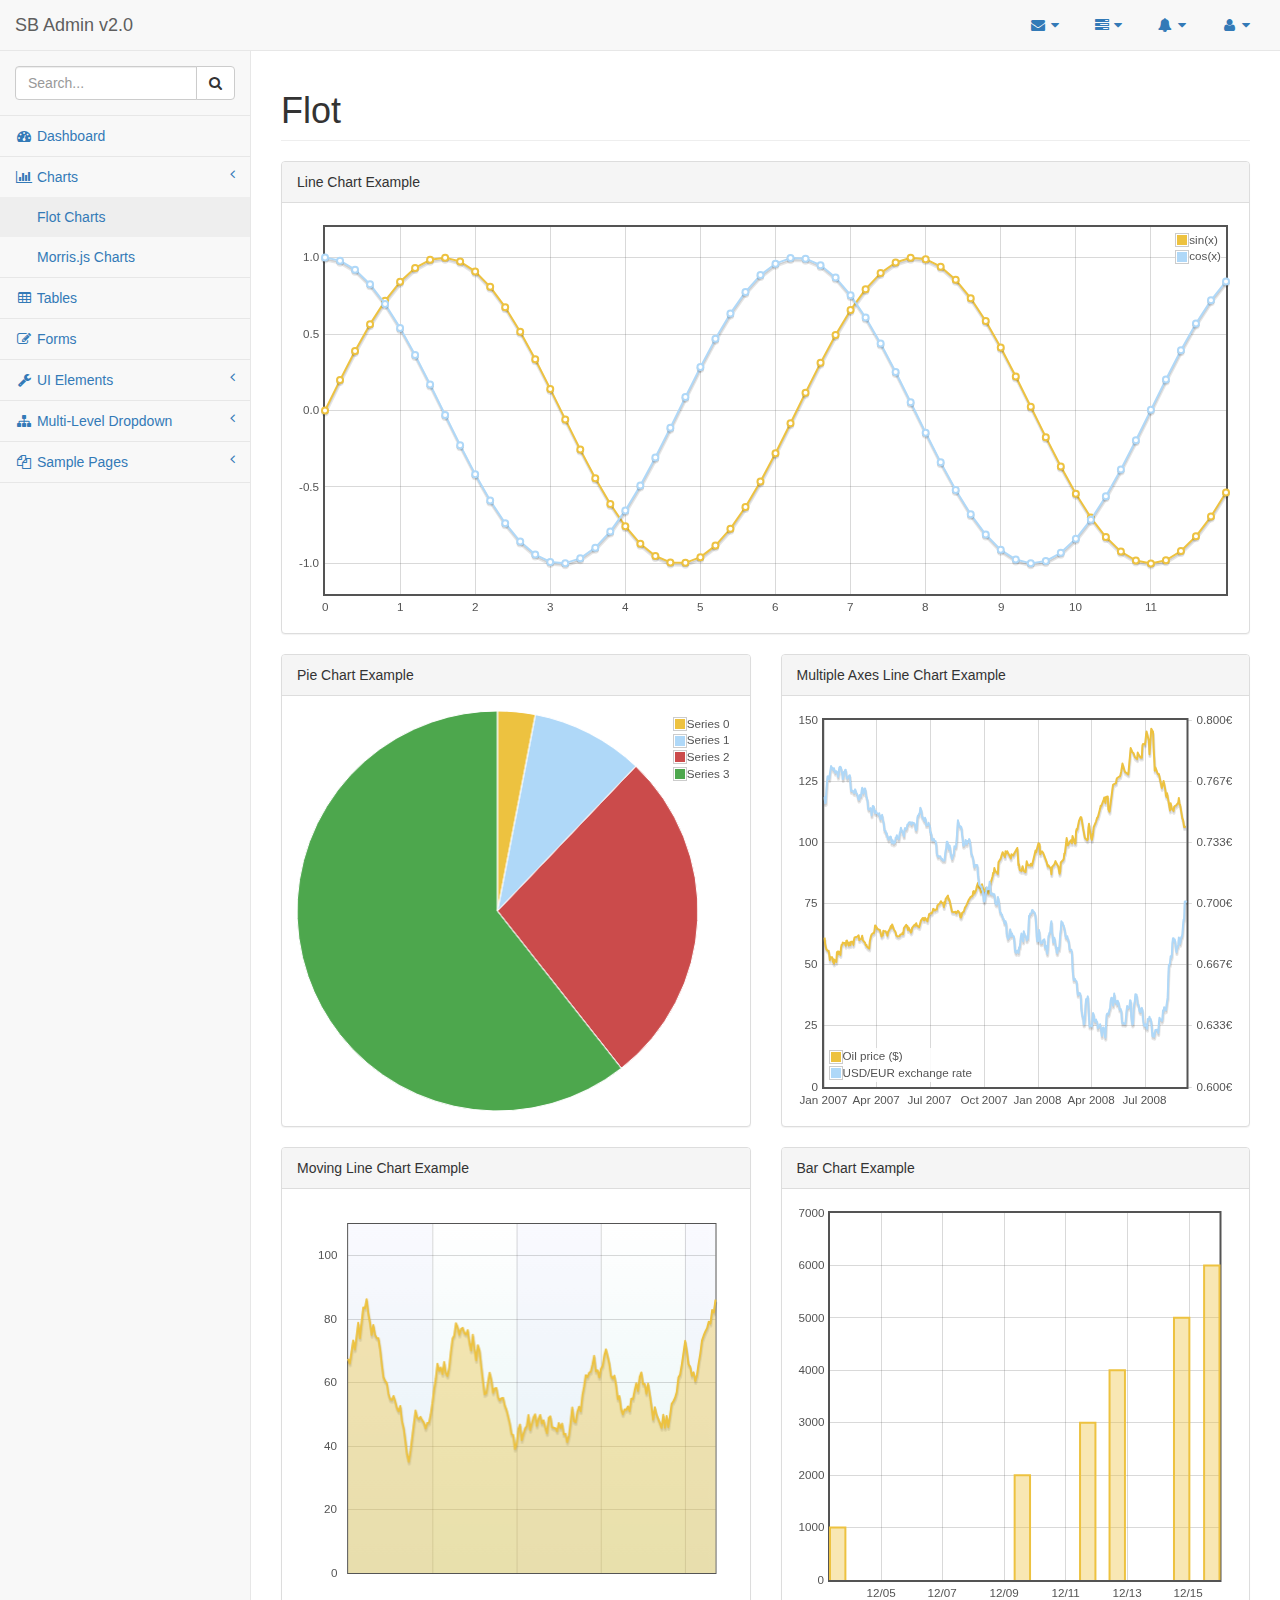
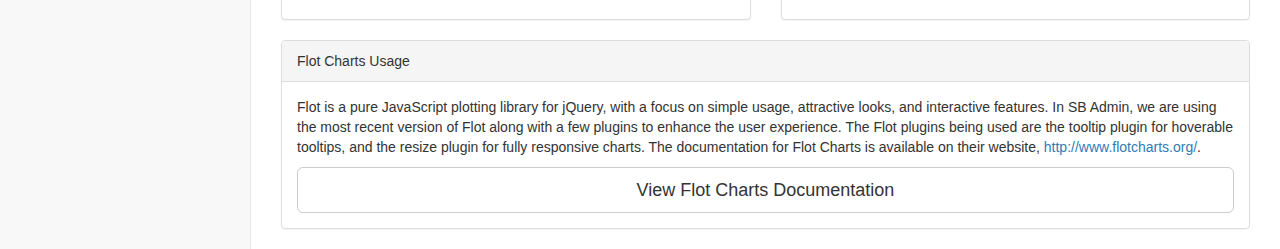
<file: python/mysite/mysite/static/pages/flot.html>
<!DOCTYPE html>
<html lang="en">

<head>

    <meta charset="utf-8">
    <meta http-equiv="X-UA-Compatible" content="IE=edge">
    <meta name="viewport" content="width=device-width, initial-scale=1">
    <meta name="description" content="">
    <meta name="author" content="">

    <title>SB Admin 2 - Bootstrap Admin Theme</title>

    <!-- Bootstrap Core CSS -->
    <link href="../vendor/bootstrap/css/bootstrap.min.css" rel="stylesheet">

    <!-- MetisMenu CSS -->
    <link href="../vendor/metisMenu/metisMenu.min.css" rel="stylesheet">

    <!-- Custom CSS -->
    <link href="../dist/css/sb-admin-2.css" rel="stylesheet">

    <!-- Morris Charts CSS -->
    <link href="../vendor/morrisjs/morris.css" rel="stylesheet">

    <!-- Custom Fonts -->
    <link href="../vendor/font-awesome/css/font-awesome.min.css" rel="stylesheet" type="text/css">

    <!-- HTML5 Shim and Respond.js IE8 support of HTML5 elements and media queries -->
    <!-- WARNING: Respond.js doesn't work if you view the page via file:// -->
    <!--[if lt IE 9]>
        <script src="https://oss.maxcdn.com/libs/html5shiv/3.7.0/html5shiv.js"></script>
        <script src="https://oss.maxcdn.com/libs/respond.js/1.4.2/respond.min.js"></script>
    <![endif]-->

</head>

<body>

    <div id="wrapper">

        <!-- Navigation -->
        <nav class="navbar navbar-default navbar-static-top" role="navigation" style="margin-bottom: 0">
            <div class="navbar-header">
                <button type="button" class="navbar-toggle" data-toggle="collapse" data-target=".navbar-collapse">
                    <span class="sr-only">Toggle navigation</span>
                    <span class="icon-bar"></span>
                    <span class="icon-bar"></span>
                    <span class="icon-bar"></span>
                </button>
                <a class="navbar-brand" href="index.html">SB Admin v2.0</a>
            </div>
            <!-- /.navbar-header -->

            <ul class="nav navbar-top-links navbar-right">
                <li class="dropdown">
                    <a class="dropdown-toggle" data-toggle="dropdown" href="#">
                        <i class="fa fa-envelope fa-fw"></i> <i class="fa fa-caret-down"></i>
                    </a>
                    <ul class="dropdown-menu dropdown-messages">
                        <li>
                            <a href="#">
                                <div>
                                    <strong>John Smith</strong>
                                    <span class="pull-right text-muted">
                                        <em>Yesterday</em>
                                    </span>
                                </div>
                                <div>Lorem ipsum dolor sit amet, consectetur adipiscing elit. Pellentesque eleifend...</div>
                            </a>
                        </li>
                        <li class="divider"></li>
                        <li>
                            <a href="#">
                                <div>
                                    <strong>John Smith</strong>
                                    <span class="pull-right text-muted">
                                        <em>Yesterday</em>
                                    </span>
                                </div>
                                <div>Lorem ipsum dolor sit amet, consectetur adipiscing elit. Pellentesque eleifend...</div>
                            </a>
                        </li>
                        <li class="divider"></li>
                        <li>
                            <a href="#">
                                <div>
                                    <strong>John Smith</strong>
                                    <span class="pull-right text-muted">
                                        <em>Yesterday</em>
                                    </span>
                                </div>
                                <div>Lorem ipsum dolor sit amet, consectetur adipiscing elit. Pellentesque eleifend...</div>
                            </a>
                        </li>
                        <li class="divider"></li>
                        <li>
                            <a class="text-center" href="#">
                                <strong>Read All Messages</strong>
                                <i class="fa fa-angle-right"></i>
                            </a>
                        </li>
                    </ul>
                    <!-- /.dropdown-messages -->
                </li>
                <!-- /.dropdown -->
                <li class="dropdown">
                    <a class="dropdown-toggle" data-toggle="dropdown" href="#">
                        <i class="fa fa-tasks fa-fw"></i> <i class="fa fa-caret-down"></i>
                    </a>
                    <ul class="dropdown-menu dropdown-tasks">
                        <li>
                            <a href="#">
                                <div>
                                    <p>
                                        <strong>Task 1</strong>
                                        <span class="pull-right text-muted">40% Complete</span>
                                    </p>
                                    <div class="progress progress-striped active">
                                        <div class="progress-bar progress-bar-success" role="progressbar" aria-valuenow="40" aria-valuemin="0" aria-valuemax="100" style="width: 40%">
                                            <span class="sr-only">40% Complete (success)</span>
                                        </div>
                                    </div>
                                </div>
                            </a>
                        </li>
                        <li class="divider"></li>
                        <li>
                            <a href="#">
                                <div>
                                    <p>
                                        <strong>Task 2</strong>
                                        <span class="pull-right text-muted">20% Complete</span>
                                    </p>
                                    <div class="progress progress-striped active">
                                        <div class="progress-bar progress-bar-info" role="progressbar" aria-valuenow="20" aria-valuemin="0" aria-valuemax="100" style="width: 20%">
                                            <span class="sr-only">20% Complete</span>
                                        </div>
                                    </div>
                                </div>
                            </a>
                        </li>
                        <li class="divider"></li>
                        <li>
                            <a href="#">
                                <div>
                                    <p>
                                        <strong>Task 3</strong>
                                        <span class="pull-right text-muted">60% Complete</span>
                                    </p>
                                    <div class="progress progress-striped active">
                                        <div class="progress-bar progress-bar-warning" role="progressbar" aria-valuenow="60" aria-valuemin="0" aria-valuemax="100" style="width: 60%">
                                            <span class="sr-only">60% Complete (warning)</span>
                                        </div>
                                    </div>
                                </div>
                            </a>
                        </li>
                        <li class="divider"></li>
                        <li>
                            <a href="#">
                                <div>
                                    <p>
                                        <strong>Task 4</strong>
                                        <span class="pull-right text-muted">80% Complete</span>
                                    </p>
                                    <div class="progress progress-striped active">
                                        <div class="progress-bar progress-bar-danger" role="progressbar" aria-valuenow="80" aria-valuemin="0" aria-valuemax="100" style="width: 80%">
                                            <span class="sr-only">80% Complete (danger)</span>
                                        </div>
                                    </div>
                                </div>
                            </a>
                        </li>
                        <li class="divider"></li>
                        <li>
                            <a class="text-center" href="#">
                                <strong>See All Tasks</strong>
                                <i class="fa fa-angle-right"></i>
                            </a>
                        </li>
                    </ul>
                    <!-- /.dropdown-tasks -->
                </li>
                <!-- /.dropdown -->
                <li class="dropdown">
                    <a class="dropdown-toggle" data-toggle="dropdown" href="#">
                        <i class="fa fa-bell fa-fw"></i> <i class="fa fa-caret-down"></i>
                    </a>
                    <ul class="dropdown-menu dropdown-alerts">
                        <li>
                            <a href="#">
                                <div>
                                    <i class="fa fa-comment fa-fw"></i> New Comment
                                    <span class="pull-right text-muted small">4 minutes ago</span>
                                </div>
                            </a>
                        </li>
                        <li class="divider"></li>
                        <li>
                            <a href="#">
                                <div>
                                    <i class="fa fa-twitter fa-fw"></i> 3 New Followers
                                    <span class="pull-right text-muted small">12 minutes ago</span>
                                </div>
                            </a>
                        </li>
                        <li class="divider"></li>
                        <li>
                            <a href="#">
                                <div>
                                    <i class="fa fa-envelope fa-fw"></i> Message Sent
                                    <span class="pull-right text-muted small">4 minutes ago</span>
                                </div>
                            </a>
                        </li>
                        <li class="divider"></li>
                        <li>
                            <a href="#">
                                <div>
                                    <i class="fa fa-tasks fa-fw"></i> New Task
                                    <span class="pull-right text-muted small">4 minutes ago</span>
                                </div>
                            </a>
                        </li>
                        <li class="divider"></li>
                        <li>
                            <a href="#">
                                <div>
                                    <i class="fa fa-upload fa-fw"></i> Server Rebooted
                                    <span class="pull-right text-muted small">4 minutes ago</span>
                                </div>
                            </a>
                        </li>
                        <li class="divider"></li>
                        <li>
                            <a class="text-center" href="#">
                                <strong>See All Alerts</strong>
                                <i class="fa fa-angle-right"></i>
                            </a>
                        </li>
                    </ul>
                    <!-- /.dropdown-alerts -->
                </li>
                <!-- /.dropdown -->
                <li class="dropdown">
                    <a class="dropdown-toggle" data-toggle="dropdown" href="#">
                        <i class="fa fa-user fa-fw"></i> <i class="fa fa-caret-down"></i>
                    </a>
                    <ul class="dropdown-menu dropdown-user">
                        <li><a href="#"><i class="fa fa-user fa-fw"></i> User Profile</a>
                        </li>
                        <li><a href="#"><i class="fa fa-gear fa-fw"></i> Settings</a>
                        </li>
                        <li class="divider"></li>
                        <li><a href="login.html"><i class="fa fa-sign-out fa-fw"></i> Logout</a>
                        </li>
                    </ul>
                    <!-- /.dropdown-user -->
                </li>
                <!-- /.dropdown -->
            </ul>
            <!-- /.navbar-top-links -->

            <div class="navbar-default sidebar" role="navigation">
                <div class="sidebar-nav navbar-collapse">
                    <ul class="nav" id="side-menu">
                        <li class="sidebar-search">
                            <div class="input-group custom-search-form">
                                <input type="text" class="form-control" placeholder="Search...">
                                <span class="input-group-btn">
                                <button class="btn btn-default" type="button">
                                    <i class="fa fa-search"></i>
                                </button>
                            </span>
                            </div>
                            <!-- /input-group -->
                        </li>
                        <li>
                            <a href="index.html"><i class="fa fa-dashboard fa-fw"></i> Dashboard</a>
                        </li>
                        <li>
                            <a href="#"><i class="fa fa-bar-chart-o fa-fw"></i> Charts<span class="fa arrow"></span></a>
                            <ul class="nav nav-second-level">
                                <li>
                                    <a href="flot.html">Flot Charts</a>
                                </li>
                                <li>
                                    <a href="morris.html">Morris.js Charts</a>
                                </li>
                            </ul>
                            <!-- /.nav-second-level -->
                        </li>
                        <li>
                            <a href="tables.html"><i class="fa fa-table fa-fw"></i> Tables</a>
                        </li>
                        <li>
                            <a href="forms.html"><i class="fa fa-edit fa-fw"></i> Forms</a>
                        </li>
                        <li>
                            <a href="#"><i class="fa fa-wrench fa-fw"></i> UI Elements<span class="fa arrow"></span></a>
                            <ul class="nav nav-second-level">
                                <li>
                                    <a href="panels-wells.html">Panels and Wells</a>
                                </li>
                                <li>
                                    <a href="buttons.html">Buttons</a>
                                </li>
                                <li>
                                    <a href="notifications.html">Notifications</a>
                                </li>
                                <li>
                                    <a href="typography.html">Typography</a>
                                </li>
                                <li>
                                    <a href="icons.html"> Icons</a>
                                </li>
                                <li>
                                    <a href="grid.html">Grid</a>
                                </li>
                            </ul>
                            <!-- /.nav-second-level -->
                        </li>
                        <li>
                            <a href="#"><i class="fa fa-sitemap fa-fw"></i> Multi-Level Dropdown<span class="fa arrow"></span></a>
                            <ul class="nav nav-second-level">
                                <li>
                                    <a href="#">Second Level Item</a>
                                </li>
                                <li>
                                    <a href="#">Second Level Item</a>
                                </li>
                                <li>
                                    <a href="#">Third Level <span class="fa arrow"></span></a>
                                    <ul class="nav nav-third-level">
                                        <li>
                                            <a href="#">Third Level Item</a>
                                        </li>
                                        <li>
                                            <a href="#">Third Level Item</a>
                                        </li>
                                        <li>
                                            <a href="#">Third Level Item</a>
                                        </li>
                                        <li>
                                            <a href="#">Third Level Item</a>
                                        </li>
                                    </ul>
                                    <!-- /.nav-third-level -->
                                </li>
                            </ul>
                            <!-- /.nav-second-level -->
                        </li>
                        <li>
                            <a href="#"><i class="fa fa-files-o fa-fw"></i> Sample Pages<span class="fa arrow"></span></a>
                            <ul class="nav nav-second-level">
                                <li>
                                    <a href="blank.html">Blank Page</a>
                                </li>
                                <li>
                                    <a href="login.html">Login Page</a>
                                </li>
                            </ul>
                            <!-- /.nav-second-level -->
                        </li>
                    </ul>
                </div>
                <!-- /.sidebar-collapse -->
            </div>
            <!-- /.navbar-static-side -->
        </nav>

        <div id="page-wrapper">
            <div class="row">
                <div class="col-lg-12">
                    <h1 class="page-header">Flot</h1>
                </div>
                <!-- /.col-lg-12 -->
            </div>
            <!-- /.row -->
            <div class="row">
                <div class="col-lg-12">
                    <div class="panel panel-default">
                        <div class="panel-heading">
                            Line Chart Example
                        </div>
                        <!-- /.panel-heading -->
                        <div class="panel-body">
                            <div class="flot-chart">
                                <div class="flot-chart-content" id="flot-line-chart"></div>
                            </div>
                        </div>
                        <!-- /.panel-body -->
                    </div>
                    <!-- /.panel -->
                </div>
                <!-- /.col-lg-12 -->
                <div class="col-lg-6">
                    <div class="panel panel-default">
                        <div class="panel-heading">
                            Pie Chart Example
                        </div>
                        <!-- /.panel-heading -->
                        <div class="panel-body">
                            <div class="flot-chart">
                                <div class="flot-chart-content" id="flot-pie-chart"></div>
                            </div>
                        </div>
                        <!-- /.panel-body -->
                    </div>
                    <!-- /.panel -->
                </div>
                <!-- /.col-lg-6 -->
                <div class="col-lg-6">
                    <div class="panel panel-default">
                        <div class="panel-heading">
                            Multiple Axes Line Chart Example
                        </div>
                        <!-- /.panel-heading -->
                        <div class="panel-body">
                            <div class="flot-chart">
                                <div class="flot-chart-content" id="flot-line-chart-multi"></div>
                            </div>
                        </div>
                        <!-- /.panel-body -->
                    </div>
                    <!-- /.panel -->
                </div>
                <!-- /.col-lg-6 -->
                <div class="col-lg-6">
                    <div class="panel panel-default">
                        <div class="panel-heading">
                            Moving Line Chart Example
                        </div>
                        <!-- /.panel-heading -->
                        <div class="panel-body">
                            <div class="flot-chart">
                                <div class="flot-chart-content" id="flot-line-chart-moving"></div>
                            </div>
                        </div>
                        <!-- /.panel-body -->
                    </div>
                    <!-- /.panel -->
                </div>
                <!-- /.col-lg-6 -->
                <div class="col-lg-6">
                    <div class="panel panel-default">
                        <div class="panel-heading">
                            Bar Chart Example
                        </div>
                        <!-- /.panel-heading -->
                        <div class="panel-body">
                            <div class="flot-chart">
                                <div class="flot-chart-content" id="flot-bar-chart"></div>
                            </div>
                        </div>
                        <!-- /.panel-body -->
                    </div>
                    <!-- /.panel -->
                </div>
                <!-- /.col-lg-6 -->
                <div class="col-lg-12">
                    <div class="panel panel-default">
                        <div class="panel-heading">
                            Flot Charts Usage
                        </div>
                        <!-- /.panel-heading -->
                        <div class="panel-body">
                            <p>Flot is a pure JavaScript plotting library for jQuery, with a focus on simple usage, attractive looks, and interactive features. In SB Admin, we are using the most recent version of Flot along with a few plugins to enhance the user experience. The Flot plugins being used are the tooltip plugin for hoverable tooltips, and the resize plugin for fully responsive charts. The documentation for Flot Charts is available on their website, <a target="_blank" href="http://www.flotcharts.org/">http://www.flotcharts.org/</a>.</p>
                            <a target="_blank" class="btn btn-default btn-lg btn-block" href="http://www.flotcharts.org/">View Flot Charts Documentation</a>
                        </div>
                        <!-- /.panel-body -->
                    </div>
                    <!-- /.panel -->
                </div>
                <!-- /.col-lg-6 -->
            </div>
            <!-- /.row -->
        </div>
        <!-- /#page-wrapper -->

    </div>
    <!-- /#wrapper -->

    <!-- jQuery -->
    <script src="../vendor/jquery/jquery.min.js"></script>

    <!-- Bootstrap Core JavaScript -->
    <script src="../vendor/bootstrap/js/bootstrap.min.js"></script>

    <!-- Metis Menu Plugin JavaScript -->
    <script src="../vendor/metisMenu/metisMenu.min.js"></script>

    <!-- Flot Charts JavaScript -->
    <script src="../vendor/flot/excanvas.min.js"></script>
    <script src="../vendor/flot/jquery.flot.js"></script>
    <script src="../vendor/flot/jquery.flot.pie.js"></script>
    <script src="../vendor/flot/jquery.flot.resize.js"></script>
    <script src="../vendor/flot/jquery.flot.time.js"></script>
    <script src="../vendor/flot-tooltip/jquery.flot.tooltip.min.js"></script>
    <script src="../data/flot-data.js"></script>

    <!-- Custom Theme JavaScript -->
    <script src="../dist/js/sb-admin-2.js"></script>

</body>

</html>
</file>
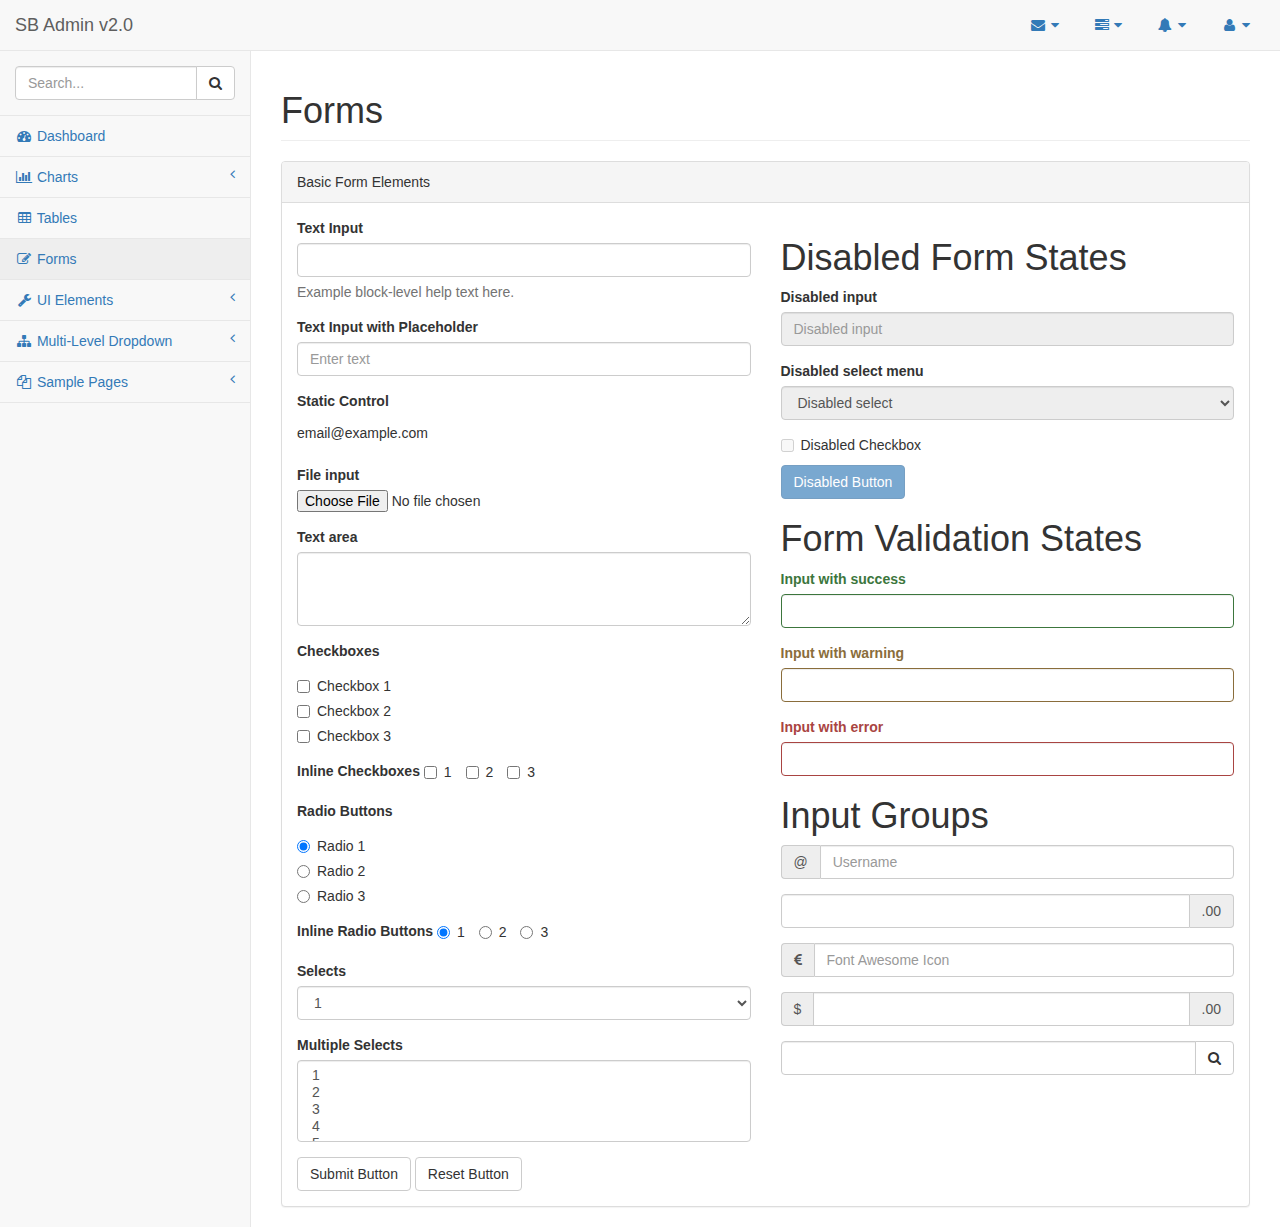
<file: python/mysite/mysite/static/pages/forms.html>
<!DOCTYPE html>
<html lang="en">

<head>

    <meta charset="utf-8">
    <meta http-equiv="X-UA-Compatible" content="IE=edge">
    <meta name="viewport" content="width=device-width, initial-scale=1">
    <meta name="description" content="">
    <meta name="author" content="">

    <title>SB Admin 2 - Bootstrap Admin Theme</title>

    <!-- Bootstrap Core CSS -->
    <link href="../vendor/bootstrap/css/bootstrap.min.css" rel="stylesheet">

    <!-- MetisMenu CSS -->
    <link href="../vendor/metisMenu/metisMenu.min.css" rel="stylesheet">

    <!-- Custom CSS -->
    <link href="../dist/css/sb-admin-2.css" rel="stylesheet">

    <!-- Custom Fonts -->
    <link href="../vendor/font-awesome/css/font-awesome.min.css" rel="stylesheet" type="text/css">

    <!-- HTML5 Shim and Respond.js IE8 support of HTML5 elements and media queries -->
    <!-- WARNING: Respond.js doesn't work if you view the page via file:// -->
    <!--[if lt IE 9]>
        <script src="https://oss.maxcdn.com/libs/html5shiv/3.7.0/html5shiv.js"></script>
        <script src="https://oss.maxcdn.com/libs/respond.js/1.4.2/respond.min.js"></script>
    <![endif]-->

</head>

<body>

    <div id="wrapper">

        <!-- Navigation -->
        <nav class="navbar navbar-default navbar-static-top" role="navigation" style="margin-bottom: 0">
            <div class="navbar-header">
                <button type="button" class="navbar-toggle" data-toggle="collapse" data-target=".navbar-collapse">
                    <span class="sr-only">Toggle navigation</span>
                    <span class="icon-bar"></span>
                    <span class="icon-bar"></span>
                    <span class="icon-bar"></span>
                </button>
                <a class="navbar-brand" href="index.html">SB Admin v2.0</a>
            </div>
            <!-- /.navbar-header -->

            <ul class="nav navbar-top-links navbar-right">
                <li class="dropdown">
                    <a class="dropdown-toggle" data-toggle="dropdown" href="#">
                        <i class="fa fa-envelope fa-fw"></i> <i class="fa fa-caret-down"></i>
                    </a>
                    <ul class="dropdown-menu dropdown-messages">
                        <li>
                            <a href="#">
                                <div>
                                    <strong>John Smith</strong>
                                    <span class="pull-right text-muted">
                                        <em>Yesterday</em>
                                    </span>
                                </div>
                                <div>Lorem ipsum dolor sit amet, consectetur adipiscing elit. Pellentesque eleifend...</div>
                            </a>
                        </li>
                        <li class="divider"></li>
                        <li>
                            <a href="#">
                                <div>
                                    <strong>John Smith</strong>
                                    <span class="pull-right text-muted">
                                        <em>Yesterday</em>
                                    </span>
                                </div>
                                <div>Lorem ipsum dolor sit amet, consectetur adipiscing elit. Pellentesque eleifend...</div>
                            </a>
                        </li>
                        <li class="divider"></li>
                        <li>
                            <a href="#">
                                <div>
                                    <strong>John Smith</strong>
                                    <span class="pull-right text-muted">
                                        <em>Yesterday</em>
                                    </span>
                                </div>
                                <div>Lorem ipsum dolor sit amet, consectetur adipiscing elit. Pellentesque eleifend...</div>
                            </a>
                        </li>
                        <li class="divider"></li>
                        <li>
                            <a class="text-center" href="#">
                                <strong>Read All Messages</strong>
                                <i class="fa fa-angle-right"></i>
                            </a>
                        </li>
                    </ul>
                    <!-- /.dropdown-messages -->
                </li>
                <!-- /.dropdown -->
                <li class="dropdown">
                    <a class="dropdown-toggle" data-toggle="dropdown" href="#">
                        <i class="fa fa-tasks fa-fw"></i> <i class="fa fa-caret-down"></i>
                    </a>
                    <ul class="dropdown-menu dropdown-tasks">
                        <li>
                            <a href="#">
                                <div>
                                    <p>
                                        <strong>Task 1</strong>
                                        <span class="pull-right text-muted">40% Complete</span>
                                    </p>
                                    <div class="progress progress-striped active">
                                        <div class="progress-bar progress-bar-success" role="progressbar" aria-valuenow="40" aria-valuemin="0" aria-valuemax="100" style="width: 40%">
                                            <span class="sr-only">40% Complete (success)</span>
                                        </div>
                                    </div>
                                </div>
                            </a>
                        </li>
                        <li class="divider"></li>
                        <li>
                            <a href="#">
                                <div>
                                    <p>
                                        <strong>Task 2</strong>
                                        <span class="pull-right text-muted">20% Complete</span>
                                    </p>
                                    <div class="progress progress-striped active">
                                        <div class="progress-bar progress-bar-info" role="progressbar" aria-valuenow="20" aria-valuemin="0" aria-valuemax="100" style="width: 20%">
                                            <span class="sr-only">20% Complete</span>
                                        </div>
                                    </div>
                                </div>
                            </a>
                        </li>
                        <li class="divider"></li>
                        <li>
                            <a href="#">
                                <div>
                                    <p>
                                        <strong>Task 3</strong>
                                        <span class="pull-right text-muted">60% Complete</span>
                                    </p>
                                    <div class="progress progress-striped active">
                                        <div class="progress-bar progress-bar-warning" role="progressbar" aria-valuenow="60" aria-valuemin="0" aria-valuemax="100" style="width: 60%">
                                            <span class="sr-only">60% Complete (warning)</span>
                                        </div>
                                    </div>
                                </div>
                            </a>
                        </li>
                        <li class="divider"></li>
                        <li>
                            <a href="#">
                                <div>
                                    <p>
                                        <strong>Task 4</strong>
                                        <span class="pull-right text-muted">80% Complete</span>
                                    </p>
                                    <div class="progress progress-striped active">
                                        <div class="progress-bar progress-bar-danger" role="progressbar" aria-valuenow="80" aria-valuemin="0" aria-valuemax="100" style="width: 80%">
                                            <span class="sr-only">80% Complete (danger)</span>
                                        </div>
                                    </div>
                                </div>
                            </a>
                        </li>
                        <li class="divider"></li>
                        <li>
                            <a class="text-center" href="#">
                                <strong>See All Tasks</strong>
                                <i class="fa fa-angle-right"></i>
                            </a>
                        </li>
                    </ul>
                    <!-- /.dropdown-tasks -->
                </li>
                <!-- /.dropdown -->
                <li class="dropdown">
                    <a class="dropdown-toggle" data-toggle="dropdown" href="#">
                        <i class="fa fa-bell fa-fw"></i> <i class="fa fa-caret-down"></i>
                    </a>
                    <ul class="dropdown-menu dropdown-alerts">
                        <li>
                            <a href="#">
                                <div>
                                    <i class="fa fa-comment fa-fw"></i> New Comment
                                    <span class="pull-right text-muted small">4 minutes ago</span>
                                </div>
                            </a>
                        </li>
                        <li class="divider"></li>
                        <li>
                            <a href="#">
                                <div>
                                    <i class="fa fa-twitter fa-fw"></i> 3 New Followers
                                    <span class="pull-right text-muted small">12 minutes ago</span>
                                </div>
                            </a>
                        </li>
                        <li class="divider"></li>
                        <li>
                            <a href="#">
                                <div>
                                    <i class="fa fa-envelope fa-fw"></i> Message Sent
                                    <span class="pull-right text-muted small">4 minutes ago</span>
                                </div>
                            </a>
                        </li>
                        <li class="divider"></li>
                        <li>
                            <a href="#">
                                <div>
                                    <i class="fa fa-tasks fa-fw"></i> New Task
                                    <span class="pull-right text-muted small">4 minutes ago</span>
                                </div>
                            </a>
                        </li>
                        <li class="divider"></li>
                        <li>
                            <a href="#">
                                <div>
                                    <i class="fa fa-upload fa-fw"></i> Server Rebooted
                                    <span class="pull-right text-muted small">4 minutes ago</span>
                                </div>
                            </a>
                        </li>
                        <li class="divider"></li>
                        <li>
                            <a class="text-center" href="#">
                                <strong>See All Alerts</strong>
                                <i class="fa fa-angle-right"></i>
                            </a>
                        </li>
                    </ul>
                    <!-- /.dropdown-alerts -->
                </li>
                <!-- /.dropdown -->
                <li class="dropdown">
                    <a class="dropdown-toggle" data-toggle="dropdown" href="#">
                        <i class="fa fa-user fa-fw"></i> <i class="fa fa-caret-down"></i>
                    </a>
                    <ul class="dropdown-menu dropdown-user">
                        <li><a href="#"><i class="fa fa-user fa-fw"></i> User Profile</a>
                        </li>
                        <li><a href="#"><i class="fa fa-gear fa-fw"></i> Settings</a>
                        </li>
                        <li class="divider"></li>
                        <li><a href="login.html"><i class="fa fa-sign-out fa-fw"></i> Logout</a>
                        </li>
                    </ul>
                    <!-- /.dropdown-user -->
                </li>
                <!-- /.dropdown -->
            </ul>
            <!-- /.navbar-top-links -->

            <div class="navbar-default sidebar" role="navigation">
                <div class="sidebar-nav navbar-collapse">
                    <ul class="nav" id="side-menu">
                        <li class="sidebar-search">
                            <div class="input-group custom-search-form">
                                <input type="text" class="form-control" placeholder="Search...">
                                <span class="input-group-btn">
                                <button class="btn btn-default" type="button">
                                    <i class="fa fa-search"></i>
                                </button>
                            </span>
                            </div>
                            <!-- /input-group -->
                        </li>
                        <li>
                            <a href="index.html"><i class="fa fa-dashboard fa-fw"></i> Dashboard</a>
                        </li>
                        <li>
                            <a href="#"><i class="fa fa-bar-chart-o fa-fw"></i> Charts<span class="fa arrow"></span></a>
                            <ul class="nav nav-second-level">
                                <li>
                                    <a href="flot.html">Flot Charts</a>
                                </li>
                                <li>
                                    <a href="morris.html">Morris.js Charts</a>
                                </li>
                            </ul>
                            <!-- /.nav-second-level -->
                        </li>
                        <li>
                            <a href="tables.html"><i class="fa fa-table fa-fw"></i> Tables</a>
                        </li>
                        <li>
                            <a href="forms.html"><i class="fa fa-edit fa-fw"></i> Forms</a>
                        </li>
                        <li>
                            <a href="#"><i class="fa fa-wrench fa-fw"></i> UI Elements<span class="fa arrow"></span></a>
                            <ul class="nav nav-second-level">
                                <li>
                                    <a href="panels-wells.html">Panels and Wells</a>
                                </li>
                                <li>
                                    <a href="buttons.html">Buttons</a>
                                </li>
                                <li>
                                    <a href="notifications.html">Notifications</a>
                                </li>
                                <li>
                                    <a href="typography.html">Typography</a>
                                </li>
                                <li>
                                    <a href="icons.html"> Icons</a>
                                </li>
                                <li>
                                    <a href="grid.html">Grid</a>
                                </li>
                            </ul>
                            <!-- /.nav-second-level -->
                        </li>
                        <li>
                            <a href="#"><i class="fa fa-sitemap fa-fw"></i> Multi-Level Dropdown<span class="fa arrow"></span></a>
                            <ul class="nav nav-second-level">
                                <li>
                                    <a href="#">Second Level Item</a>
                                </li>
                                <li>
                                    <a href="#">Second Level Item</a>
                                </li>
                                <li>
                                    <a href="#">Third Level <span class="fa arrow"></span></a>
                                    <ul class="nav nav-third-level">
                                        <li>
                                            <a href="#">Third Level Item</a>
                                        </li>
                                        <li>
                                            <a href="#">Third Level Item</a>
                                        </li>
                                        <li>
                                            <a href="#">Third Level Item</a>
                                        </li>
                                        <li>
                                            <a href="#">Third Level Item</a>
                                        </li>
                                    </ul>
                                    <!-- /.nav-third-level -->
                                </li>
                            </ul>
                            <!-- /.nav-second-level -->
                        </li>
                        <li>
                            <a href="#"><i class="fa fa-files-o fa-fw"></i> Sample Pages<span class="fa arrow"></span></a>
                            <ul class="nav nav-second-level">
                                <li>
                                    <a href="blank.html">Blank Page</a>
                                </li>
                                <li>
                                    <a href="login.html">Login Page</a>
                                </li>
                            </ul>
                            <!-- /.nav-second-level -->
                        </li>
                    </ul>
                </div>
                <!-- /.sidebar-collapse -->
            </div>
            <!-- /.navbar-static-side -->
        </nav>

        <div id="page-wrapper">
            <div class="row">
                <div class="col-lg-12">
                    <h1 class="page-header">Forms</h1>
                </div>
                <!-- /.col-lg-12 -->
            </div>
            <!-- /.row -->
            <div class="row">
                <div class="col-lg-12">
                    <div class="panel panel-default">
                        <div class="panel-heading">
                            Basic Form Elements
                        </div>
                        <div class="panel-body">
                            <div class="row">
                                <div class="col-lg-6">
                                    <form role="form">
                                        <div class="form-group">
                                            <label>Text Input</label>
                                            <input class="form-control">
                                            <p class="help-block">Example block-level help text here.</p>
                                        </div>
                                        <div class="form-group">
                                            <label>Text Input with Placeholder</label>
                                            <input class="form-control" placeholder="Enter text">
                                        </div>
                                        <div class="form-group">
                                            <label>Static Control</label>
                                            <p class="form-control-static">email@example.com</p>
                                        </div>
                                        <div class="form-group">
                                            <label>File input</label>
                                            <input type="file">
                                        </div>
                                        <div class="form-group">
                                            <label>Text area</label>
                                            <textarea class="form-control" rows="3"></textarea>
                                        </div>
                                        <div class="form-group">
                                            <label>Checkboxes</label>
                                            <div class="checkbox">
                                                <label>
                                                    <input type="checkbox" value="">Checkbox 1
                                                </label>
                                            </div>
                                            <div class="checkbox">
                                                <label>
                                                    <input type="checkbox" value="">Checkbox 2
                                                </label>
                                            </div>
                                            <div class="checkbox">
                                                <label>
                                                    <input type="checkbox" value="">Checkbox 3
                                                </label>
                                            </div>
                                        </div>
                                        <div class="form-group">
                                            <label>Inline Checkboxes</label>
                                            <label class="checkbox-inline">
                                                <input type="checkbox">1
                                            </label>
                                            <label class="checkbox-inline">
                                                <input type="checkbox">2
                                            </label>
                                            <label class="checkbox-inline">
                                                <input type="checkbox">3
                                            </label>
                                        </div>
                                        <div class="form-group">
                                            <label>Radio Buttons</label>
                                            <div class="radio">
                                                <label>
                                                    <input type="radio" name="optionsRadios" id="optionsRadios1" value="option1" checked>Radio 1
                                                </label>
                                            </div>
                                            <div class="radio">
                                                <label>
                                                    <input type="radio" name="optionsRadios" id="optionsRadios2" value="option2">Radio 2
                                                </label>
                                            </div>
                                            <div class="radio">
                                                <label>
                                                    <input type="radio" name="optionsRadios" id="optionsRadios3" value="option3">Radio 3
                                                </label>
                                            </div>
                                        </div>
                                        <div class="form-group">
                                            <label>Inline Radio Buttons</label>
                                            <label class="radio-inline">
                                                <input type="radio" name="optionsRadiosInline" id="optionsRadiosInline1" value="option1" checked>1
                                            </label>
                                            <label class="radio-inline">
                                                <input type="radio" name="optionsRadiosInline" id="optionsRadiosInline2" value="option2">2
                                            </label>
                                            <label class="radio-inline">
                                                <input type="radio" name="optionsRadiosInline" id="optionsRadiosInline3" value="option3">3
                                            </label>
                                        </div>
                                        <div class="form-group">
                                            <label>Selects</label>
                                            <select class="form-control">
                                                <option>1</option>
                                                <option>2</option>
                                                <option>3</option>
                                                <option>4</option>
                                                <option>5</option>
                                            </select>
                                        </div>
                                        <div class="form-group">
                                            <label>Multiple Selects</label>
                                            <select multiple class="form-control">
                                                <option>1</option>
                                                <option>2</option>
                                                <option>3</option>
                                                <option>4</option>
                                                <option>5</option>
                                            </select>
                                        </div>
                                        <button type="submit" class="btn btn-default">Submit Button</button>
                                        <button type="reset" class="btn btn-default">Reset Button</button>
                                    </form>
                                </div>
                                <!-- /.col-lg-6 (nested) -->
                                <div class="col-lg-6">
                                    <h1>Disabled Form States</h1>
                                    <form role="form">
                                        <fieldset disabled>
                                            <div class="form-group">
                                                <label for="disabledSelect">Disabled input</label>
                                                <input class="form-control" id="disabledInput" type="text" placeholder="Disabled input" disabled>
                                            </div>
                                            <div class="form-group">
                                                <label for="disabledSelect">Disabled select menu</label>
                                                <select id="disabledSelect" class="form-control">
                                                    <option>Disabled select</option>
                                                </select>
                                            </div>
                                            <div class="checkbox">
                                                <label>
                                                    <input type="checkbox">Disabled Checkbox
                                                </label>
                                            </div>
                                            <button type="submit" class="btn btn-primary">Disabled Button</button>
                                        </fieldset>
                                    </form>
                                    <h1>Form Validation States</h1>
                                    <form role="form">
                                        <div class="form-group has-success">
                                            <label class="control-label" for="inputSuccess">Input with success</label>
                                            <input type="text" class="form-control" id="inputSuccess">
                                        </div>
                                        <div class="form-group has-warning">
                                            <label class="control-label" for="inputWarning">Input with warning</label>
                                            <input type="text" class="form-control" id="inputWarning">
                                        </div>
                                        <div class="form-group has-error">
                                            <label class="control-label" for="inputError">Input with error</label>
                                            <input type="text" class="form-control" id="inputError">
                                        </div>
                                    </form>
                                    <h1>Input Groups</h1>
                                    <form role="form">
                                        <div class="form-group input-group">
                                            <span class="input-group-addon">@</span>
                                            <input type="text" class="form-control" placeholder="Username">
                                        </div>
                                        <div class="form-group input-group">
                                            <input type="text" class="form-control">
                                            <span class="input-group-addon">.00</span>
                                        </div>
                                        <div class="form-group input-group">
                                            <span class="input-group-addon"><i class="fa fa-eur"></i>
                                            </span>
                                            <input type="text" class="form-control" placeholder="Font Awesome Icon">
                                        </div>
                                        <div class="form-group input-group">
                                            <span class="input-group-addon">$</span>
                                            <input type="text" class="form-control">
                                            <span class="input-group-addon">.00</span>
                                        </div>
                                        <div class="form-group input-group">
                                            <input type="text" class="form-control">
                                            <span class="input-group-btn">
                                                <button class="btn btn-default" type="button"><i class="fa fa-search"></i>
                                                </button>
                                            </span>
                                        </div>
                                    </form>
                                </div>
                                <!-- /.col-lg-6 (nested) -->
                            </div>
                            <!-- /.row (nested) -->
                        </div>
                        <!-- /.panel-body -->
                    </div>
                    <!-- /.panel -->
                </div>
                <!-- /.col-lg-12 -->
            </div>
            <!-- /.row -->
        </div>
        <!-- /#page-wrapper -->

    </div>
    <!-- /#wrapper -->

    <!-- jQuery -->
    <script src="../vendor/jquery/jquery.min.js"></script>

    <!-- Bootstrap Core JavaScript -->
    <script src="../vendor/bootstrap/js/bootstrap.min.js"></script>

    <!-- Metis Menu Plugin JavaScript -->
    <script src="../vendor/metisMenu/metisMenu.min.js"></script>

    <!-- Custom Theme JavaScript -->
    <script src="../dist/js/sb-admin-2.js"></script>

</body>

</html>
</file>
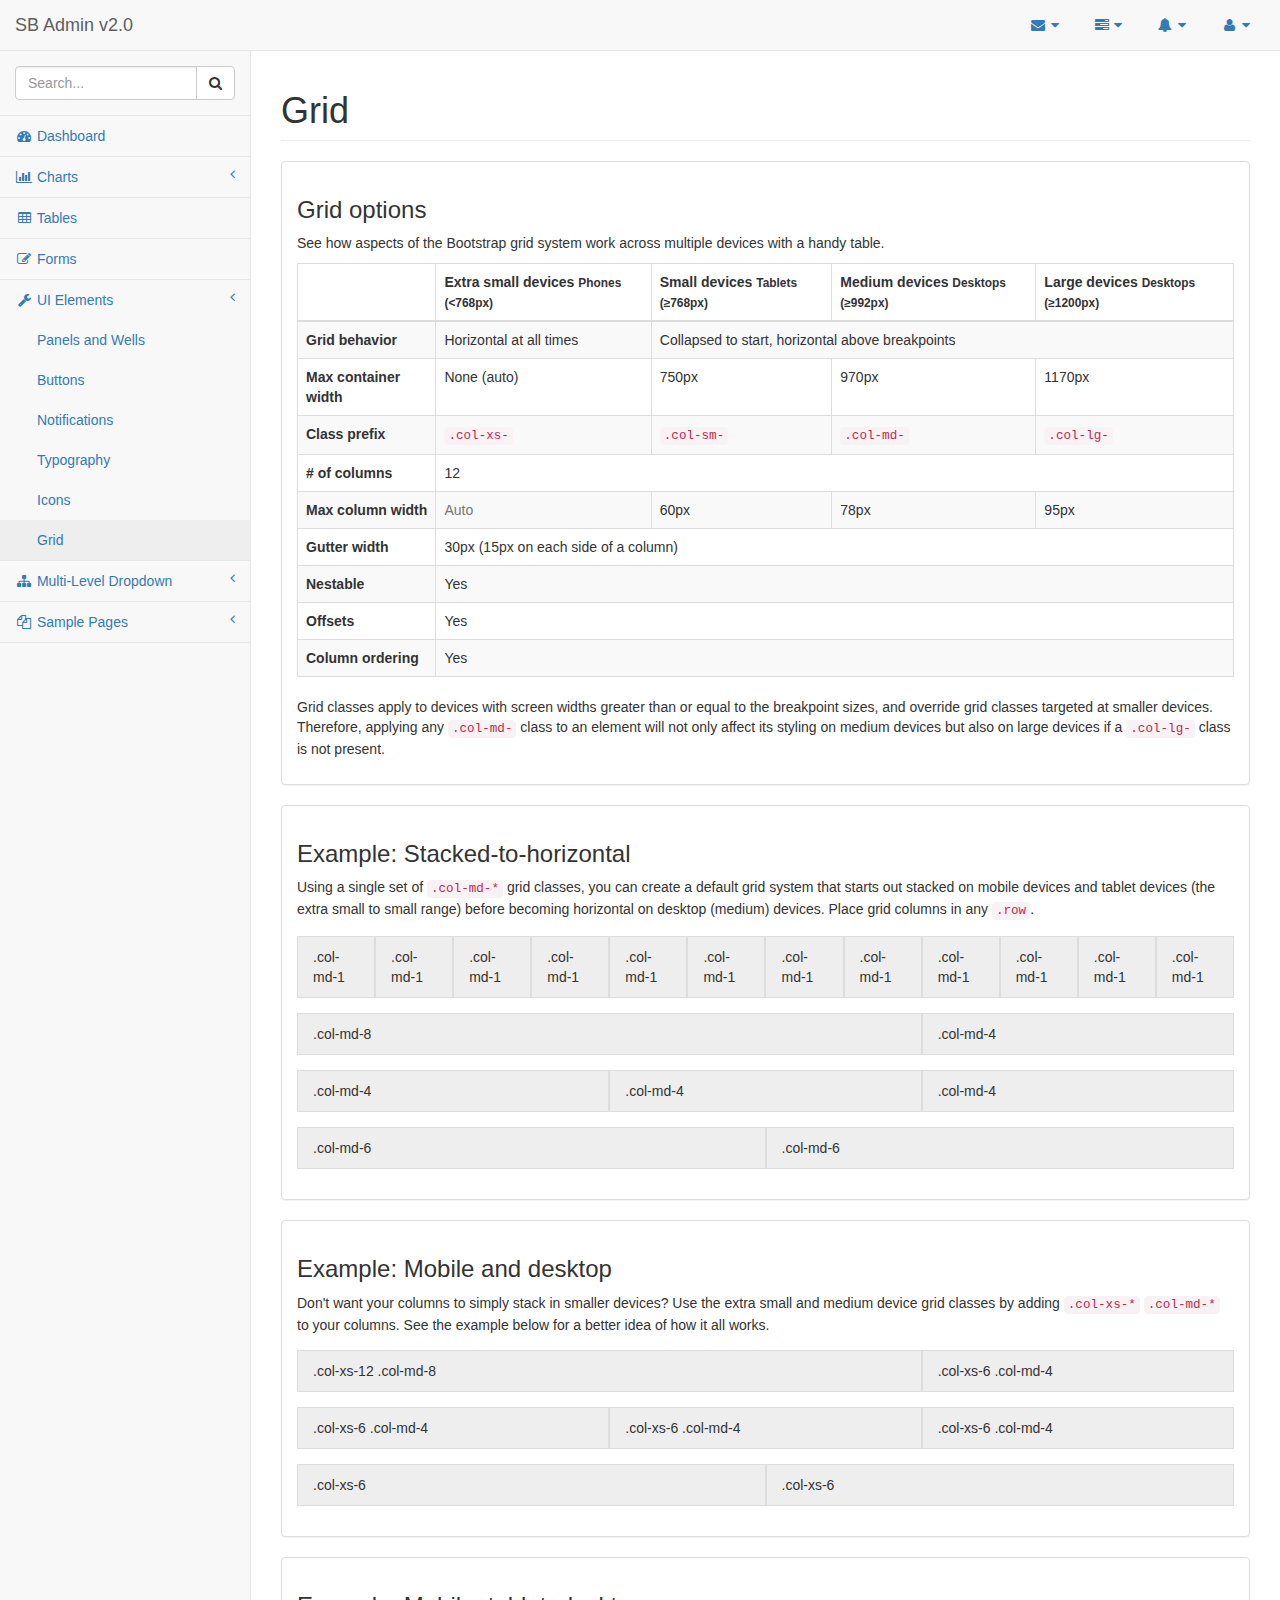
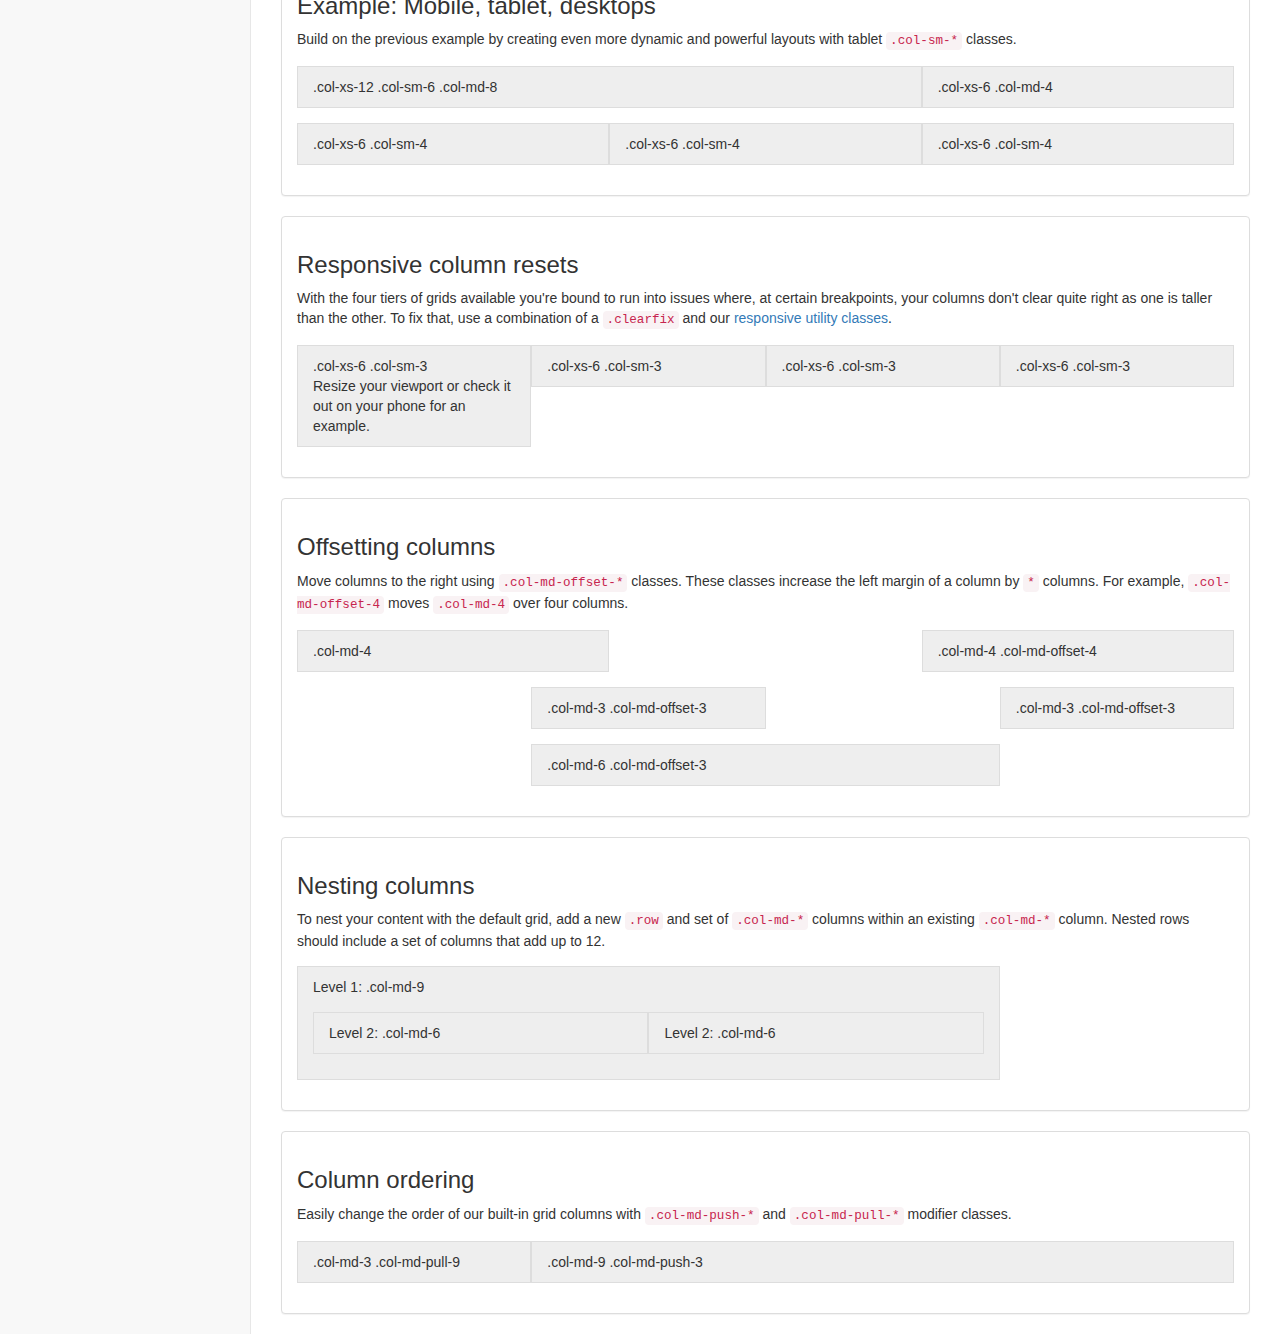
<file: python/mysite/mysite/static/pages/grid.html>
<!DOCTYPE html>
<html lang="en">

<head>

    <meta charset="utf-8">
    <meta http-equiv="X-UA-Compatible" content="IE=edge">
    <meta name="viewport" content="width=device-width, initial-scale=1">
    <meta name="description" content="">
    <meta name="author" content="">

    <title>SB Admin 2 - Bootstrap Admin Theme</title>

    <!-- Bootstrap Core CSS -->
    <link href="../vendor/bootstrap/css/bootstrap.min.css" rel="stylesheet">

    <!-- MetisMenu CSS -->
    <link href="../vendor/metisMenu/metisMenu.min.css" rel="stylesheet">

    <!-- Custom CSS -->
    <link href="../dist/css/sb-admin-2.css" rel="stylesheet">

    <!-- Custom Fonts -->
    <link href="../vendor/font-awesome/css/font-awesome.min.css" rel="stylesheet" type="text/css">

    <!-- HTML5 Shim and Respond.js IE8 support of HTML5 elements and media queries -->
    <!-- WARNING: Respond.js doesn't work if you view the page via file:// -->
    <!--[if lt IE 9]>
        <script src="https://oss.maxcdn.com/libs/html5shiv/3.7.0/html5shiv.js"></script>
        <script src="https://oss.maxcdn.com/libs/respond.js/1.4.2/respond.min.js"></script>
    <![endif]-->

</head>

<body>

    <div id="wrapper">

        <!-- Navigation -->
        <nav class="navbar navbar-default navbar-static-top" role="navigation" style="margin-bottom: 0">
            <div class="navbar-header">
                <button type="button" class="navbar-toggle" data-toggle="collapse" data-target=".navbar-collapse">
                    <span class="sr-only">Toggle navigation</span>
                    <span class="icon-bar"></span>
                    <span class="icon-bar"></span>
                    <span class="icon-bar"></span>
                </button>
                <a class="navbar-brand" href="index.html">SB Admin v2.0</a>
            </div>
            <!-- /.navbar-header -->

            <ul class="nav navbar-top-links navbar-right">
                <li class="dropdown">
                    <a class="dropdown-toggle" data-toggle="dropdown" href="#">
                        <i class="fa fa-envelope fa-fw"></i> <i class="fa fa-caret-down"></i>
                    </a>
                    <ul class="dropdown-menu dropdown-messages">
                        <li>
                            <a href="#">
                                <div>
                                    <strong>John Smith</strong>
                                    <span class="pull-right text-muted">
                                        <em>Yesterday</em>
                                    </span>
                                </div>
                                <div>Lorem ipsum dolor sit amet, consectetur adipiscing elit. Pellentesque eleifend...</div>
                            </a>
                        </li>
                        <li class="divider"></li>
                        <li>
                            <a href="#">
                                <div>
                                    <strong>John Smith</strong>
                                    <span class="pull-right text-muted">
                                        <em>Yesterday</em>
                                    </span>
                                </div>
                                <div>Lorem ipsum dolor sit amet, consectetur adipiscing elit. Pellentesque eleifend...</div>
                            </a>
                        </li>
                        <li class="divider"></li>
                        <li>
                            <a href="#">
                                <div>
                                    <strong>John Smith</strong>
                                    <span class="pull-right text-muted">
                                        <em>Yesterday</em>
                                    </span>
                                </div>
                                <div>Lorem ipsum dolor sit amet, consectetur adipiscing elit. Pellentesque eleifend...</div>
                            </a>
                        </li>
                        <li class="divider"></li>
                        <li>
                            <a class="text-center" href="#">
                                <strong>Read All Messages</strong>
                                <i class="fa fa-angle-right"></i>
                            </a>
                        </li>
                    </ul>
                    <!-- /.dropdown-messages -->
                </li>
                <!-- /.dropdown -->
                <li class="dropdown">
                    <a class="dropdown-toggle" data-toggle="dropdown" href="#">
                        <i class="fa fa-tasks fa-fw"></i> <i class="fa fa-caret-down"></i>
                    </a>
                    <ul class="dropdown-menu dropdown-tasks">
                        <li>
                            <a href="#">
                                <div>
                                    <p>
                                        <strong>Task 1</strong>
                                        <span class="pull-right text-muted">40% Complete</span>
                                    </p>
                                    <div class="progress progress-striped active">
                                        <div class="progress-bar progress-bar-success" role="progressbar" aria-valuenow="40" aria-valuemin="0" aria-valuemax="100" style="width: 40%">
                                            <span class="sr-only">40% Complete (success)</span>
                                        </div>
                                    </div>
                                </div>
                            </a>
                        </li>
                        <li class="divider"></li>
                        <li>
                            <a href="#">
                                <div>
                                    <p>
                                        <strong>Task 2</strong>
                                        <span class="pull-right text-muted">20% Complete</span>
                                    </p>
                                    <div class="progress progress-striped active">
                                        <div class="progress-bar progress-bar-info" role="progressbar" aria-valuenow="20" aria-valuemin="0" aria-valuemax="100" style="width: 20%">
                                            <span class="sr-only">20% Complete</span>
                                        </div>
                                    </div>
                                </div>
                            </a>
                        </li>
                        <li class="divider"></li>
                        <li>
                            <a href="#">
                                <div>
                                    <p>
                                        <strong>Task 3</strong>
                                        <span class="pull-right text-muted">60% Complete</span>
                                    </p>
                                    <div class="progress progress-striped active">
                                        <div class="progress-bar progress-bar-warning" role="progressbar" aria-valuenow="60" aria-valuemin="0" aria-valuemax="100" style="width: 60%">
                                            <span class="sr-only">60% Complete (warning)</span>
                                        </div>
                                    </div>
                                </div>
                            </a>
                        </li>
                        <li class="divider"></li>
                        <li>
                            <a href="#">
                                <div>
                                    <p>
                                        <strong>Task 4</strong>
                                        <span class="pull-right text-muted">80% Complete</span>
                                    </p>
                                    <div class="progress progress-striped active">
                                        <div class="progress-bar progress-bar-danger" role="progressbar" aria-valuenow="80" aria-valuemin="0" aria-valuemax="100" style="width: 80%">
                                            <span class="sr-only">80% Complete (danger)</span>
                                        </div>
                                    </div>
                                </div>
                            </a>
                        </li>
                        <li class="divider"></li>
                        <li>
                            <a class="text-center" href="#">
                                <strong>See All Tasks</strong>
                                <i class="fa fa-angle-right"></i>
                            </a>
                        </li>
                    </ul>
                    <!-- /.dropdown-tasks -->
                </li>
                <!-- /.dropdown -->
                <li class="dropdown">
                    <a class="dropdown-toggle" data-toggle="dropdown" href="#">
                        <i class="fa fa-bell fa-fw"></i> <i class="fa fa-caret-down"></i>
                    </a>
                    <ul class="dropdown-menu dropdown-alerts">
                        <li>
                            <a href="#">
                                <div>
                                    <i class="fa fa-comment fa-fw"></i> New Comment
                                    <span class="pull-right text-muted small">4 minutes ago</span>
                                </div>
                            </a>
                        </li>
                        <li class="divider"></li>
                        <li>
                            <a href="#">
                                <div>
                                    <i class="fa fa-twitter fa-fw"></i> 3 New Followers
                                    <span class="pull-right text-muted small">12 minutes ago</span>
                                </div>
                            </a>
                        </li>
                        <li class="divider"></li>
                        <li>
                            <a href="#">
                                <div>
                                    <i class="fa fa-envelope fa-fw"></i> Message Sent
                                    <span class="pull-right text-muted small">4 minutes ago</span>
                                </div>
                            </a>
                        </li>
                        <li class="divider"></li>
                        <li>
                            <a href="#">
                                <div>
                                    <i class="fa fa-tasks fa-fw"></i> New Task
                                    <span class="pull-right text-muted small">4 minutes ago</span>
                                </div>
                            </a>
                        </li>
                        <li class="divider"></li>
                        <li>
                            <a href="#">
                                <div>
                                    <i class="fa fa-upload fa-fw"></i> Server Rebooted
                                    <span class="pull-right text-muted small">4 minutes ago</span>
                                </div>
                            </a>
                        </li>
                        <li class="divider"></li>
                        <li>
                            <a class="text-center" href="#">
                                <strong>See All Alerts</strong>
                                <i class="fa fa-angle-right"></i>
                            </a>
                        </li>
                    </ul>
                    <!-- /.dropdown-alerts -->
                </li>
                <!-- /.dropdown -->
                <li class="dropdown">
                    <a class="dropdown-toggle" data-toggle="dropdown" href="#">
                        <i class="fa fa-user fa-fw"></i> <i class="fa fa-caret-down"></i>
                    </a>
                    <ul class="dropdown-menu dropdown-user">
                        <li><a href="#"><i class="fa fa-user fa-fw"></i> User Profile</a>
                        </li>
                        <li><a href="#"><i class="fa fa-gear fa-fw"></i> Settings</a>
                        </li>
                        <li class="divider"></li>
                        <li><a href="login.html"><i class="fa fa-sign-out fa-fw"></i> Logout</a>
                        </li>
                    </ul>
                    <!-- /.dropdown-user -->
                </li>
                <!-- /.dropdown -->
            </ul>
            <!-- /.navbar-top-links -->

            <div class="navbar-default sidebar" role="navigation">
                <div class="sidebar-nav navbar-collapse">
                    <ul class="nav" id="side-menu">
                        <li class="sidebar-search">
                            <div class="input-group custom-search-form">
                                <input type="text" class="form-control" placeholder="Search...">
                                <span class="input-group-btn">
                                <button class="btn btn-default" type="button">
                                    <i class="fa fa-search"></i>
                                </button>
                            </span>
                            </div>
                            <!-- /input-group -->
                        </li>
                        <li>
                            <a href="index.html"><i class="fa fa-dashboard fa-fw"></i> Dashboard</a>
                        </li>
                        <li>
                            <a href="#"><i class="fa fa-bar-chart-o fa-fw"></i> Charts<span class="fa arrow"></span></a>
                            <ul class="nav nav-second-level">
                                <li>
                                    <a href="flot.html">Flot Charts</a>
                                </li>
                                <li>
                                    <a href="morris.html">Morris.js Charts</a>
                                </li>
                            </ul>
                            <!-- /.nav-second-level -->
                        </li>
                        <li>
                            <a href="tables.html"><i class="fa fa-table fa-fw"></i> Tables</a>
                        </li>
                        <li>
                            <a href="forms.html"><i class="fa fa-edit fa-fw"></i> Forms</a>
                        </li>
                        <li>
                            <a href="#"><i class="fa fa-wrench fa-fw"></i> UI Elements<span class="fa arrow"></span></a>
                            <ul class="nav nav-second-level">
                                <li>
                                    <a href="panels-wells.html">Panels and Wells</a>
                                </li>
                                <li>
                                    <a href="buttons.html">Buttons</a>
                                </li>
                                <li>
                                    <a href="notifications.html">Notifications</a>
                                </li>
                                <li>
                                    <a href="typography.html">Typography</a>
                                </li>
                                <li>
                                    <a href="icons.html"> Icons</a>
                                </li>
                                <li>
                                    <a href="grid.html">Grid</a>
                                </li>
                            </ul>
                            <!-- /.nav-second-level -->
                        </li>
                        <li>
                            <a href="#"><i class="fa fa-sitemap fa-fw"></i> Multi-Level Dropdown<span class="fa arrow"></span></a>
                            <ul class="nav nav-second-level">
                                <li>
                                    <a href="#">Second Level Item</a>
                                </li>
                                <li>
                                    <a href="#">Second Level Item</a>
                                </li>
                                <li>
                                    <a href="#">Third Level <span class="fa arrow"></span></a>
                                    <ul class="nav nav-third-level">
                                        <li>
                                            <a href="#">Third Level Item</a>
                                        </li>
                                        <li>
                                            <a href="#">Third Level Item</a>
                                        </li>
                                        <li>
                                            <a href="#">Third Level Item</a>
                                        </li>
                                        <li>
                                            <a href="#">Third Level Item</a>
                                        </li>
                                    </ul>
                                    <!-- /.nav-third-level -->
                                </li>
                            </ul>
                            <!-- /.nav-second-level -->
                        </li>
                        <li>
                            <a href="#"><i class="fa fa-files-o fa-fw"></i> Sample Pages<span class="fa arrow"></span></a>
                            <ul class="nav nav-second-level">
                                <li>
                                    <a href="blank.html">Blank Page</a>
                                </li>
                                <li>
                                    <a href="login.html">Login Page</a>
                                </li>
                            </ul>
                            <!-- /.nav-second-level -->
                        </li>
                    </ul>
                </div>
                <!-- /.sidebar-collapse -->
            </div>
            <!-- /.navbar-static-side -->
        </nav>

        <div id="page-wrapper">
            <div class="row">
                <div class="col-lg-12">
                    <h1 class="page-header">Grid</h1>
                </div>
                <!-- /.col-lg-12 -->
            </div>
            <!-- /.row -->
            <div class="row">
                <div class="col-lg-12">
                    <div class="panel panel-default">
                        <div class="panel-body">
                            <h3>Grid options</h3>
                            <p>See how aspects of the Bootstrap grid system work across multiple devices with a handy table.</p>
                            <div class="table-responsive">
                                <table class="table table-bordered table-striped">
                                    <thead>
                                        <tr>
                                            <th></th>
                                            <th>
                                                Extra small devices
                                                <small>Phones (&lt;768px)</small>
                                            </th>
                                            <th>
                                                Small devices
                                                <small>Tablets (&ge;768px)</small>
                                            </th>
                                            <th>
                                                Medium devices
                                                <small>Desktops (&ge;992px)</small>
                                            </th>
                                            <th>
                                                Large devices
                                                <small>Desktops (&ge;1200px)</small>
                                            </th>
                                        </tr>
                                    </thead>
                                    <tbody>
                                        <tr>
                                            <th>Grid behavior</th>
                                            <td>Horizontal at all times</td>
                                            <td colspan="3">Collapsed to start, horizontal above breakpoints</td>
                                        </tr>
                                        <tr>
                                            <th>Max container width</th>
                                            <td>None (auto)</td>
                                            <td>750px</td>
                                            <td>970px</td>
                                            <td>1170px</td>
                                        </tr>
                                        <tr>
                                            <th>Class prefix</th>
                                            <td>
                                                <code>.col-xs-</code>
                                            </td>
                                            <td>
                                                <code>.col-sm-</code>
                                            </td>
                                            <td>
                                                <code>.col-md-</code>
                                            </td>
                                            <td>
                                                <code>.col-lg-</code>
                                            </td>
                                        </tr>
                                        <tr>
                                            <th># of columns</th>
                                            <td colspan="4">12</td>
                                        </tr>
                                        <tr>
                                            <th>Max column width</th>
                                            <td class="text-muted">Auto</td>
                                            <td>60px</td>
                                            <td>78px</td>
                                            <td>95px</td>
                                        </tr>
                                        <tr>
                                            <th>Gutter width</th>
                                            <td colspan="4">30px (15px on each side of a column)</td>
                                        </tr>
                                        <tr>
                                            <th>Nestable</th>
                                            <td colspan="4">Yes</td>
                                        </tr>
                                        <tr>
                                            <th>Offsets</th>
                                            <td colspan="4">Yes</td>
                                        </tr>
                                        <tr>
                                            <th>Column ordering</th>
                                            <td colspan="4">Yes</td>
                                        </tr>
                                    </tbody>
                                </table>
                            </div>
                            <p>Grid classes apply to devices with screen widths greater than or equal to the breakpoint sizes, and override grid classes targeted at smaller devices. Therefore, applying any
                                <code>.col-md-</code> class to an element will not only affect its styling on medium devices but also on large devices if a
                                <code>.col-lg-</code> class is not present.</p>
                        </div>
                    </div>
                </div>
                <!-- /.col-lg-12 -->
            </div>
            <!-- /.row -->

            <div class="row">
                <div class="col-lg-12">
                    <div class="panel panel-default">
                        <div class="panel-body">
                            <h3>Example: Stacked-to-horizontal</h3>
                            <p>Using a single set of
                                <code>.col-md-*</code> grid classes, you can create a default grid system that starts out stacked on mobile devices and tablet devices (the extra small to small range) before becoming horizontal on desktop (medium) devices. Place grid columns in any
                                <code>.row</code>.</p>
                            <div class="row show-grid">
                                <div class="col-md-1">.col-md-1</div>
                                <div class="col-md-1">.col-md-1</div>
                                <div class="col-md-1">.col-md-1</div>
                                <div class="col-md-1">.col-md-1</div>
                                <div class="col-md-1">.col-md-1</div>
                                <div class="col-md-1">.col-md-1</div>
                                <div class="col-md-1">.col-md-1</div>
                                <div class="col-md-1">.col-md-1</div>
                                <div class="col-md-1">.col-md-1</div>
                                <div class="col-md-1">.col-md-1</div>
                                <div class="col-md-1">.col-md-1</div>
                                <div class="col-md-1">.col-md-1</div>
                            </div>
                            <div class="row show-grid">
                                <div class="col-md-8">.col-md-8</div>
                                <div class="col-md-4">.col-md-4</div>
                            </div>
                            <div class="row show-grid">
                                <div class="col-md-4">.col-md-4</div>
                                <div class="col-md-4">.col-md-4</div>
                                <div class="col-md-4">.col-md-4</div>
                            </div>
                            <div class="row show-grid">
                                <div class="col-md-6">.col-md-6</div>
                                <div class="col-md-6">.col-md-6</div>
                            </div>
                        </div>
                    </div>
                </div>
                <!-- /.col-lg-12 -->
            </div>
            <!-- /.row -->

            <div class="row">
                <div class="col-lg-12">
                    <div class="panel panel-default">
                        <div class="panel-body">
                            <h3>Example: Mobile and desktop</h3>
                            <p>Don't want your columns to simply stack in smaller devices? Use the extra small and medium device grid classes by adding
                                <code>.col-xs-*</code>
                                <code>.col-md-*</code> to your columns. See the example below for a better idea of how it all works.</p>
                            <div class="row show-grid">
                                <div class="col-xs-12 col-md-8">.col-xs-12 .col-md-8</div>
                                <div class="col-xs-6 col-md-4">.col-xs-6 .col-md-4</div>
                            </div>
                            <div class="row show-grid">
                                <div class="col-xs-6 col-md-4">.col-xs-6 .col-md-4</div>
                                <div class="col-xs-6 col-md-4">.col-xs-6 .col-md-4</div>
                                <div class="col-xs-6 col-md-4">.col-xs-6 .col-md-4</div>
                            </div>
                            <div class="row show-grid">
                                <div class="col-xs-6">.col-xs-6</div>
                                <div class="col-xs-6">.col-xs-6</div>
                            </div>
                        </div>
                    </div>
                </div>
                <!-- /.col-lg-12 -->
            </div>
            <!-- /.row -->

            <div class="row">
                <div class="col-lg-12">
                    <div class="panel panel-default">
                        <div class="panel-body">
                            <h3>Example: Mobile, tablet, desktops</h3>
                            <p>Build on the previous example by creating even more dynamic and powerful layouts with tablet
                                <code>.col-sm-*</code> classes.</p>
                            <div class="row show-grid">
                                <div class="col-xs-12 col-sm-6 col-md-8">.col-xs-12 .col-sm-6 .col-md-8</div>
                                <div class="col-xs-6 col-md-4">.col-xs-6 .col-md-4</div>
                            </div>
                            <div class="row show-grid">
                                <div class="col-xs-6 col-sm-4">.col-xs-6 .col-sm-4</div>
                                <div class="col-xs-6 col-sm-4">.col-xs-6 .col-sm-4</div>
                                <!-- Optional: clear the XS cols if their content doesn't match in height -->
                                <div class="clearfix visible-xs"></div>
                                <div class="col-xs-6 col-sm-4">.col-xs-6 .col-sm-4</div>
                            </div>
                        </div>
                    </div>
                </div>
                <!-- /.col-lg-12 -->
            </div>
            <!-- /.row -->

            <div class="row">
                <div class="col-lg-12">
                    <div class="panel panel-default">
                        <div class="panel-body">
                            <h3 id="grid-responsive-resets">Responsive column resets</h3>
                            <p>With the four tiers of grids available you're bound to run into issues where, at certain breakpoints, your columns don't clear quite right as one is taller than the other. To fix that, use a combination of a
                                <code>.clearfix</code> and our <a href="#responsive-utilities">responsive utility classes</a>.</p>
                            <div class="row show-grid">
                                <div class="col-xs-6 col-sm-3">
                                    .col-xs-6 .col-sm-3
                                    <br>Resize your viewport or check it out on your phone for an example.
                                </div>
                                <div class="col-xs-6 col-sm-3">.col-xs-6 .col-sm-3</div>

                                <!-- Add the extra clearfix for only the required viewport -->
                                <div class="clearfix visible-xs"></div>

                                <div class="col-xs-6 col-sm-3">.col-xs-6 .col-sm-3</div>
                                <div class="col-xs-6 col-sm-3">.col-xs-6 .col-sm-3</div>
                            </div>
                        </div>
                    </div>
                </div>
                <!-- /.col-lg-12 -->
            </div>
            <!-- /.row -->

            <div class="row">
                <div class="col-lg-12">
                    <div class="panel panel-default">
                        <div class="panel-body">
                            <h3 id="grid-offsetting">Offsetting columns</h3>
                            <p>Move columns to the right using
                                <code>.col-md-offset-*</code> classes. These classes increase the left margin of a column by
                                <code>*</code> columns. For example,
                                <code>.col-md-offset-4</code> moves
                                <code>.col-md-4</code> over four columns.</p>
                            <div class="row show-grid">
                                <div class="col-md-4">.col-md-4</div>
                                <div class="col-md-4 col-md-offset-4">.col-md-4 .col-md-offset-4</div>
                            </div>
                            <div class="row show-grid">
                                <div class="col-md-3 col-md-offset-3">.col-md-3 .col-md-offset-3</div>
                                <div class="col-md-3 col-md-offset-3">.col-md-3 .col-md-offset-3</div>
                            </div>
                            <div class="row show-grid">
                                <div class="col-md-6 col-md-offset-3">.col-md-6 .col-md-offset-3</div>
                            </div>
                        </div>
                    </div>
                </div>
                <!-- /.col-lg-12 -->
            </div>
            <!-- /.row -->

            <div class="row">
                <div class="col-lg-12">
                    <div class="panel panel-default">
                        <div class="panel-body">
                            <h3 id="grid-nesting">Nesting columns</h3>
                            <p>To nest your content with the default grid, add a new
                                <code>.row</code> and set of
                                <code>.col-md-*</code> columns within an existing
                                <code>.col-md-*</code> column. Nested rows should include a set of columns that add up to 12.</p>
                            <div class="row show-grid">
                                <div class="col-md-9">
                                    Level 1: .col-md-9
                                    <div class="row show-grid">
                                        <div class="col-md-6">
                                            Level 2: .col-md-6
                                        </div>
                                        <div class="col-md-6">
                                            Level 2: .col-md-6
                                        </div>
                                    </div>
                                </div>
                            </div>
                        </div>
                    </div>
                </div>
                <!-- /.col-lg-12 -->
            </div>
            <!-- /.row -->

            <div class="row">
                <div class="col-lg-12">
                    <div class="panel panel-default">
                        <div class="panel-body">
                            <h3 id="grid-column-ordering">Column ordering</h3>
                            <p>Easily change the order of our built-in grid columns with
                                <code>.col-md-push-*</code> and
                                <code>.col-md-pull-*</code> modifier classes.</p>
                            <div class="row show-grid">
                                <div class="col-md-9 col-md-push-3">.col-md-9 .col-md-push-3</div>
                                <div class="col-md-3 col-md-pull-9">.col-md-3 .col-md-pull-9</div>
                            </div>
                        </div>
                    </div>
                </div>
                <!-- /.col-lg-12 -->
            </div>
            <!-- /.row -->

        </div>
        <!-- /#page-wrapper -->

    </div>
    <!-- /#wrapper -->

    <!-- jQuery -->
    <script src="../vendor/jquery/jquery.min.js"></script>

    <!-- Bootstrap Core JavaScript -->
    <script src="../vendor/bootstrap/js/bootstrap.min.js"></script>

    <!-- Metis Menu Plugin JavaScript -->
    <script src="../vendor/metisMenu/metisMenu.min.js"></script>

    <!-- Custom Theme JavaScript -->
    <script src="../dist/js/sb-admin-2.js"></script>

</body>

</html>
</file>
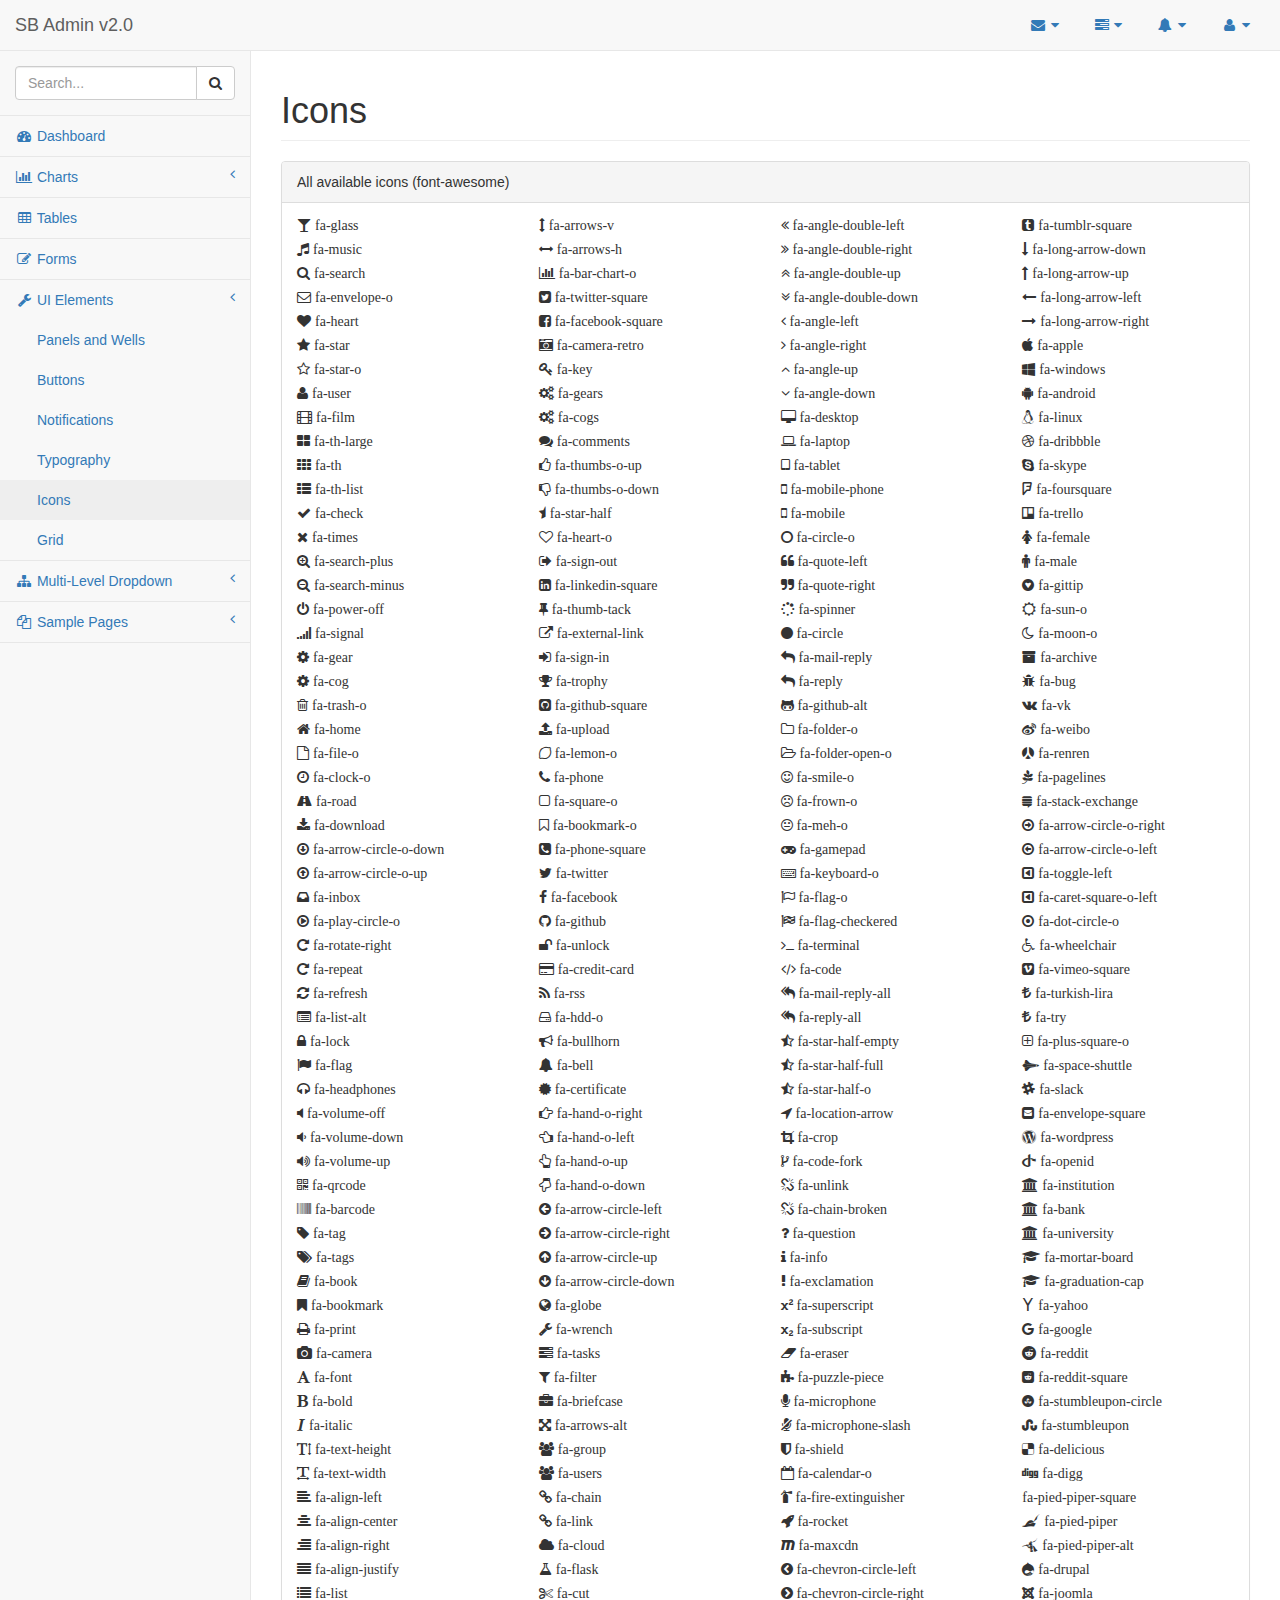
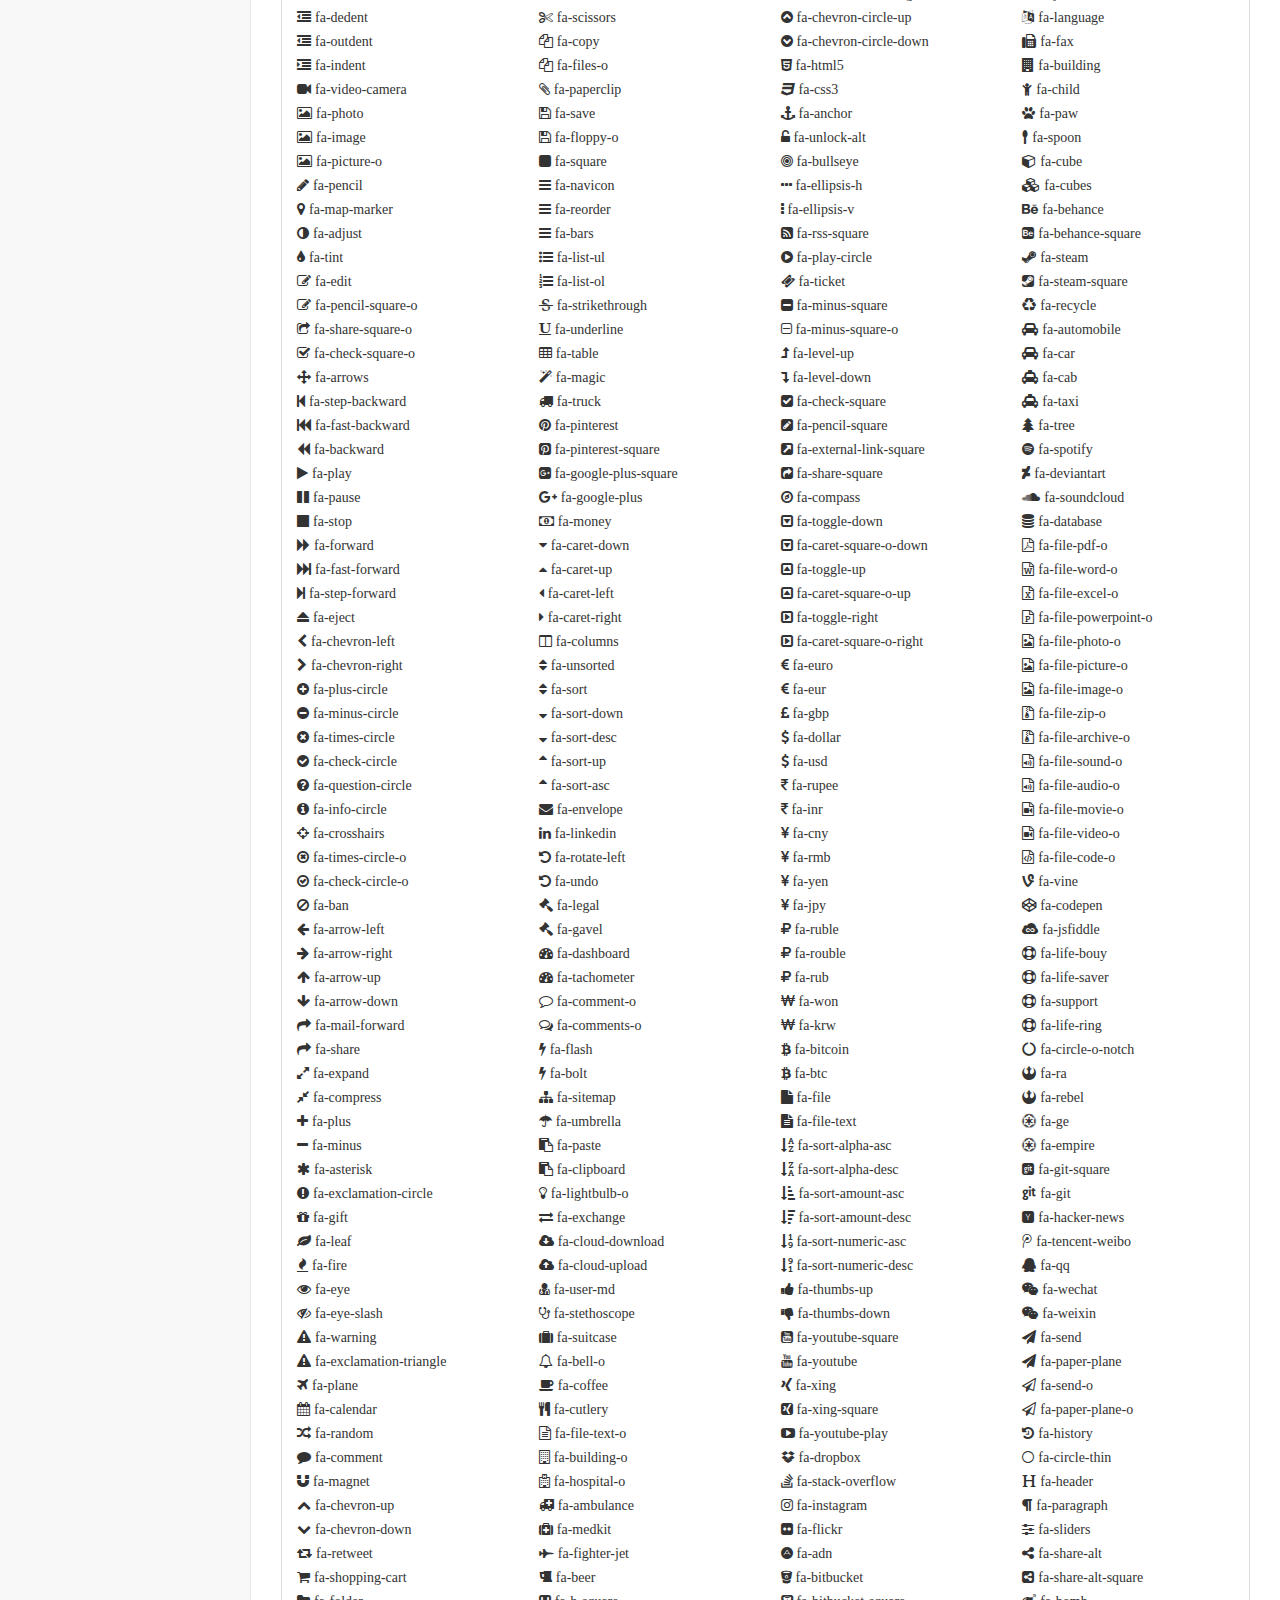
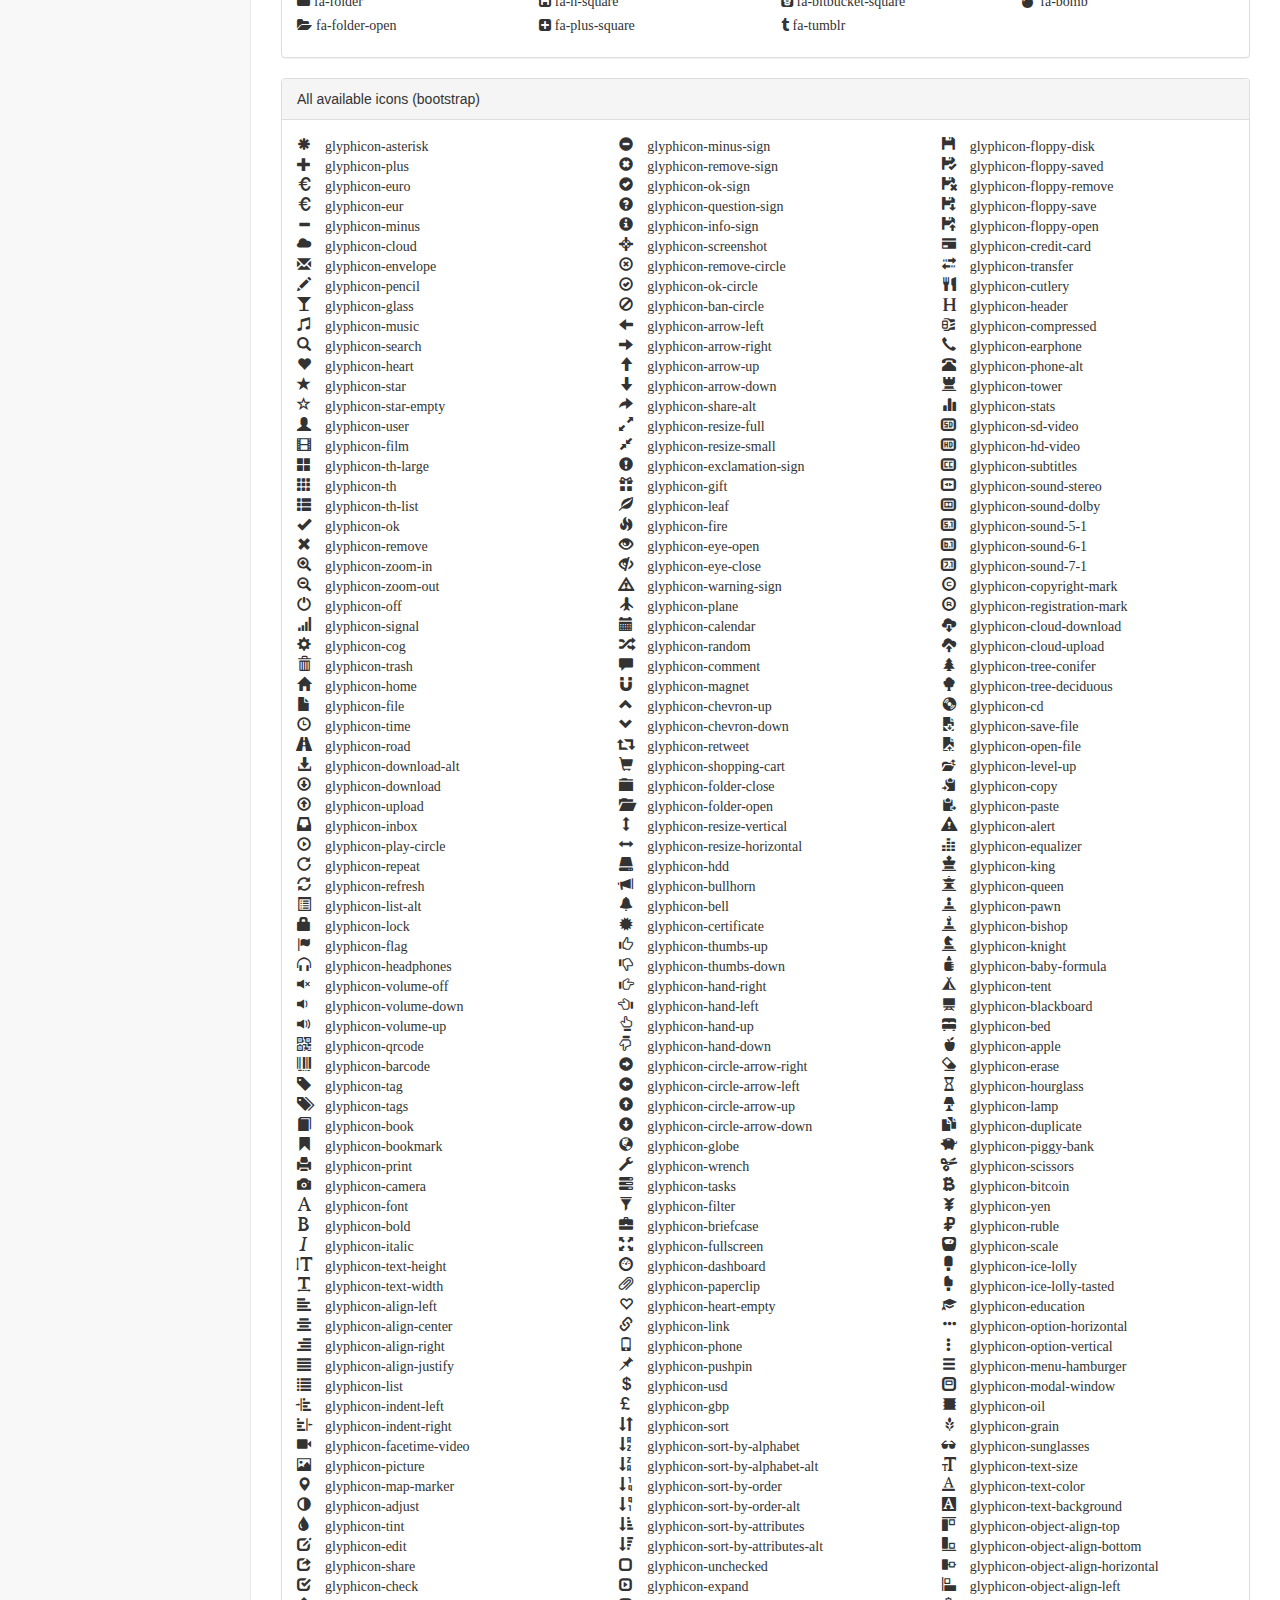
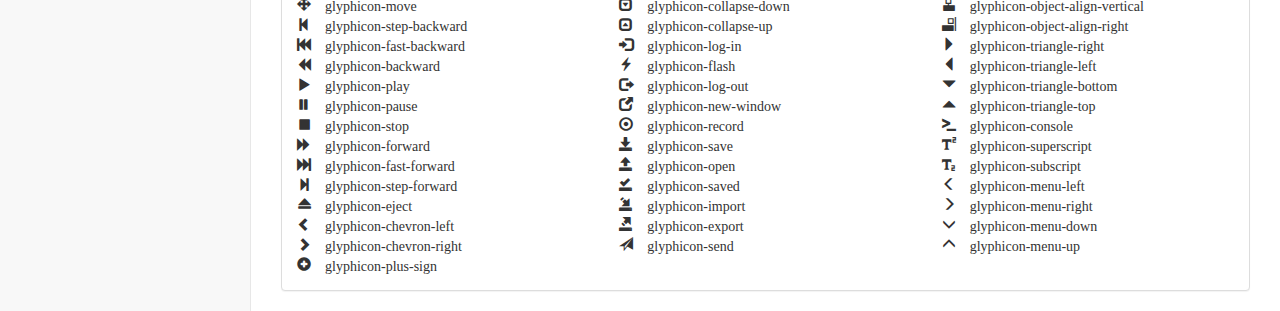
<file: python/mysite/mysite/static/pages/icons.html>
<!DOCTYPE html>
<html lang="en">

<head>

    <meta charset="utf-8">
    <meta http-equiv="X-UA-Compatible" content="IE=edge">
    <meta name="viewport" content="width=device-width, initial-scale=1">
    <meta name="description" content="">
    <meta name="author" content="">

    <title>SB Admin 2 - Bootstrap Admin Theme</title>

    <!-- Bootstrap Core CSS -->
    <link href="../vendor/bootstrap/css/bootstrap.min.css" rel="stylesheet">

    <!-- MetisMenu CSS -->
    <link href="../vendor/metisMenu/metisMenu.min.css" rel="stylesheet">

    <!-- Custom CSS -->
    <link href="../dist/css/sb-admin-2.css" rel="stylesheet">

    <!-- Custom Fonts -->
    <link href="../vendor/font-awesome/css/font-awesome.min.css" rel="stylesheet" type="text/css">

    <!-- HTML5 Shim and Respond.js IE8 support of HTML5 elements and media queries -->
    <!-- WARNING: Respond.js doesn't work if you view the page via file:// -->
    <!--[if lt IE 9]>
        <script src="https://oss.maxcdn.com/libs/html5shiv/3.7.0/html5shiv.js"></script>
        <script src="https://oss.maxcdn.com/libs/respond.js/1.4.2/respond.min.js"></script>
    <![endif]-->

</head>

<body>

    <div id="wrapper">

        <!-- Navigation -->
        <nav class="navbar navbar-default navbar-static-top" role="navigation" style="margin-bottom: 0">
            <div class="navbar-header">
                <button type="button" class="navbar-toggle" data-toggle="collapse" data-target=".navbar-collapse">
                    <span class="sr-only">Toggle navigation</span>
                    <span class="icon-bar"></span>
                    <span class="icon-bar"></span>
                    <span class="icon-bar"></span>
                </button>
                <a class="navbar-brand" href="index.html">SB Admin v2.0</a>
            </div>
            <!-- /.navbar-header -->

            <ul class="nav navbar-top-links navbar-right">
                <li class="dropdown">
                    <a class="dropdown-toggle" data-toggle="dropdown" href="#">
                        <i class="fa fa-envelope fa-fw"></i> <i class="fa fa-caret-down"></i>
                    </a>
                    <ul class="dropdown-menu dropdown-messages">
                        <li>
                            <a href="#">
                                <div>
                                    <strong>John Smith</strong>
                                    <span class="pull-right text-muted">
                                            <em>Yesterday</em>
                                        </span>
                                </div>
                                <div>Lorem ipsum dolor sit amet, consectetur adipiscing elit. Pellentesque eleifend...</div>
                            </a>
                        </li>
                        <li class="divider"></li>
                        <li>
                            <a href="#">
                                <div>
                                    <strong>John Smith</strong>
                                    <span class="pull-right text-muted">
                                            <em>Yesterday</em>
                                        </span>
                                </div>
                                <div>Lorem ipsum dolor sit amet, consectetur adipiscing elit. Pellentesque eleifend...</div>
                            </a>
                        </li>
                        <li class="divider"></li>
                        <li>
                            <a href="#">
                                <div>
                                    <strong>John Smith</strong>
                                    <span class="pull-right text-muted">
                                            <em>Yesterday</em>
                                        </span>
                                </div>
                                <div>Lorem ipsum dolor sit amet, consectetur adipiscing elit. Pellentesque eleifend...</div>
                            </a>
                        </li>
                        <li class="divider"></li>
                        <li>
                            <a class="text-center" href="#">
                                <strong>Read All Messages</strong>
                                <i class="fa fa-angle-right"></i>
                            </a>
                        </li>
                    </ul>
                    <!-- /.dropdown-messages -->
                </li>
                <!-- /.dropdown -->
                <li class="dropdown">
                    <a class="dropdown-toggle" data-toggle="dropdown" href="#">
                        <i class="fa fa-tasks fa-fw"></i> <i class="fa fa-caret-down"></i>
                    </a>
                    <ul class="dropdown-menu dropdown-tasks">
                        <li>
                            <a href="#">
                                <div>
                                    <p>
                                        <strong>Task 1</strong>
                                        <span class="pull-right text-muted">40% Complete</span>
                                    </p>
                                    <div class="progress progress-striped active">
                                        <div class="progress-bar progress-bar-success" role="progressbar" aria-valuenow="40" aria-valuemin="0" aria-valuemax="100" style="width: 40%">
                                            <span class="sr-only">40% Complete (success)</span>
                                        </div>
                                    </div>
                                </div>
                            </a>
                        </li>
                        <li class="divider"></li>
                        <li>
                            <a href="#">
                                <div>
                                    <p>
                                        <strong>Task 2</strong>
                                        <span class="pull-right text-muted">20% Complete</span>
                                    </p>
                                    <div class="progress progress-striped active">
                                        <div class="progress-bar progress-bar-info" role="progressbar" aria-valuenow="20" aria-valuemin="0" aria-valuemax="100" style="width: 20%">
                                            <span class="sr-only">20% Complete</span>
                                        </div>
                                    </div>
                                </div>
                            </a>
                        </li>
                        <li class="divider"></li>
                        <li>
                            <a href="#">
                                <div>
                                    <p>
                                        <strong>Task 3</strong>
                                        <span class="pull-right text-muted">60% Complete</span>
                                    </p>
                                    <div class="progress progress-striped active">
                                        <div class="progress-bar progress-bar-warning" role="progressbar" aria-valuenow="60" aria-valuemin="0" aria-valuemax="100" style="width: 60%">
                                            <span class="sr-only">60% Complete (warning)</span>
                                        </div>
                                    </div>
                                </div>
                            </a>
                        </li>
                        <li class="divider"></li>
                        <li>
                            <a href="#">
                                <div>
                                    <p>
                                        <strong>Task 4</strong>
                                        <span class="pull-right text-muted">80% Complete</span>
                                    </p>
                                    <div class="progress progress-striped active">
                                        <div class="progress-bar progress-bar-danger" role="progressbar" aria-valuenow="80" aria-valuemin="0" aria-valuemax="100" style="width: 80%">
                                            <span class="sr-only">80% Complete (danger)</span>
                                        </div>
                                    </div>
                                </div>
                            </a>
                        </li>
                        <li class="divider"></li>
                        <li>
                            <a class="text-center" href="#">
                                <strong>See All Tasks</strong>
                                <i class="fa fa-angle-right"></i>
                            </a>
                        </li>
                    </ul>
                    <!-- /.dropdown-tasks -->
                </li>
                <!-- /.dropdown -->
                <li class="dropdown">
                    <a class="dropdown-toggle" data-toggle="dropdown" href="#">
                        <i class="fa fa-bell fa-fw"></i> <i class="fa fa-caret-down"></i>
                    </a>
                    <ul class="dropdown-menu dropdown-alerts">
                        <li>
                            <a href="#">
                                <div>
                                    <i class="fa fa-comment fa-fw"></i> New Comment
                                    <span class="pull-right text-muted small">4 minutes ago</span>
                                </div>
                            </a>
                        </li>
                        <li class="divider"></li>
                        <li>
                            <a href="#">
                                <div>
                                    <i class="fa fa-twitter fa-fw"></i> 3 New Followers
                                    <span class="pull-right text-muted small">12 minutes ago</span>
                                </div>
                            </a>
                        </li>
                        <li class="divider"></li>
                        <li>
                            <a href="#">
                                <div>
                                    <i class="fa fa-envelope fa-fw"></i> Message Sent
                                    <span class="pull-right text-muted small">4 minutes ago</span>
                                </div>
                            </a>
                        </li>
                        <li class="divider"></li>
                        <li>
                            <a href="#">
                                <div>
                                    <i class="fa fa-tasks fa-fw"></i> New Task
                                    <span class="pull-right text-muted small">4 minutes ago</span>
                                </div>
                            </a>
                        </li>
                        <li class="divider"></li>
                        <li>
                            <a href="#">
                                <div>
                                    <i class="fa fa-upload fa-fw"></i> Server Rebooted
                                    <span class="pull-right text-muted small">4 minutes ago</span>
                                </div>
                            </a>
                        </li>
                        <li class="divider"></li>
                        <li>
                            <a class="text-center" href="#">
                                <strong>See All Alerts</strong>
                                <i class="fa fa-angle-right"></i>
                            </a>
                        </li>
                    </ul>
                    <!-- /.dropdown-alerts -->
                </li>
                <!-- /.dropdown -->
                <li class="dropdown">
                    <a class="dropdown-toggle" data-toggle="dropdown" href="#">
                        <i class="fa fa-user fa-fw"></i> <i class="fa fa-caret-down"></i>
                    </a>
                    <ul class="dropdown-menu dropdown-user">
                        <li><a href="#"><i class="fa fa-user fa-fw"></i> User Profile</a>
                        </li>
                        <li><a href="#"><i class="fa fa-gear fa-fw"></i> Settings</a>
                        </li>
                        <li class="divider"></li>
                        <li><a href="login.html"><i class="fa fa-sign-out fa-fw"></i> Logout</a>
                        </li>
                    </ul>
                    <!-- /.dropdown-user -->
                </li>
                <!-- /.dropdown -->
            </ul>
            <!-- /.navbar-top-links -->

            <div class="navbar-default sidebar" role="navigation">
                <div class="sidebar-nav navbar-collapse">
                    <ul class="nav" id="side-menu">
                        <li class="sidebar-search">
                            <div class="input-group custom-search-form">
                                <input type="text" class="form-control" placeholder="Search...">
                                <span class="input-group-btn">
                                    <button class="btn btn-default" type="button">
                                        <i class="fa fa-search"></i>
                                    </button>
                                </span>
                            </div>
                            <!-- /input-group -->
                        </li>
                        <li>
                            <a href="index.html"><i class="fa fa-dashboard fa-fw"></i> Dashboard</a>
                        </li>
                        <li>
                            <a href="#"><i class="fa fa-bar-chart-o fa-fw"></i> Charts<span class="fa arrow"></span></a>
                            <ul class="nav nav-second-level">
                                <li>
                                    <a href="flot.html">Flot Charts</a>
                                </li>
                                <li>
                                    <a href="morris.html">Morris.js Charts</a>
                                </li>
                            </ul>
                            <!-- /.nav-second-level -->
                        </li>
                        <li>
                            <a href="tables.html"><i class="fa fa-table fa-fw"></i> Tables</a>
                        </li>
                        <li>
                            <a href="forms.html"><i class="fa fa-edit fa-fw"></i> Forms</a>
                        </li>
                        <li>
                            <a href="#"><i class="fa fa-wrench fa-fw"></i> UI Elements<span class="fa arrow"></span></a>
                            <ul class="nav nav-second-level">
                                <li>
                                    <a href="panels-wells.html">Panels and Wells</a>
                                </li>
                                <li>
                                    <a href="buttons.html">Buttons</a>
                                </li>
                                <li>
                                    <a href="notifications.html">Notifications</a>
                                </li>
                                <li>
                                    <a href="typography.html">Typography</a>
                                </li>
                                <li>
                                    <a href="icons.html"> Icons</a>
                                </li>
                                <li>
                                    <a href="grid.html">Grid</a>
                                </li>
                            </ul>
                            <!-- /.nav-second-level -->
                        </li>
                        <li>
                            <a href="#"><i class="fa fa-sitemap fa-fw"></i> Multi-Level Dropdown<span class="fa arrow"></span></a>
                            <ul class="nav nav-second-level">
                                <li>
                                    <a href="#">Second Level Item</a>
                                </li>
                                <li>
                                    <a href="#">Second Level Item</a>
                                </li>
                                <li>
                                    <a href="#">Third Level <span class="fa arrow"></span></a>
                                    <ul class="nav nav-third-level">
                                        <li>
                                            <a href="#">Third Level Item</a>
                                        </li>
                                        <li>
                                            <a href="#">Third Level Item</a>
                                        </li>
                                        <li>
                                            <a href="#">Third Level Item</a>
                                        </li>
                                        <li>
                                            <a href="#">Third Level Item</a>
                                        </li>
                                    </ul>
                                    <!-- /.nav-third-level -->
                                </li>
                            </ul>
                            <!-- /.nav-second-level -->
                        </li>
                        <li>
                            <a href="#"><i class="fa fa-files-o fa-fw"></i> Sample Pages<span class="fa arrow"></span></a>
                            <ul class="nav nav-second-level">
                                <li>
                                    <a href="blank.html">Blank Page</a>
                                </li>
                                <li>
                                    <a href="login.html">Login Page</a>
                                </li>
                            </ul>
                            <!-- /.nav-second-level -->
                        </li>
                    </ul>
                </div>
                <!-- /.sidebar-collapse -->
            </div>
            <!-- /.navbar-static-side -->
        </nav>

        <div id="page-wrapper">
            <div class="row">
                <div class="col-lg-12">
                    <h1 class="page-header">Icons</h1>
                </div>
                <!-- /.col-lg-12 -->
            </div>
            <!-- /.row -->
            <div class="row">
                <div class="col-lg-12">
                    <div class="panel panel-default">
                        <div class="panel-heading">
                            All available icons (font-awesome)
                        </div>
                        <div class="panel-body">
                            <div class="row">
                                <div class="fa col-lg-3">
                                    <p class="fa fa-glass"> fa-glass </p>
                                    <br/>
                                    <p class="fa fa-music"> fa-music </p>
                                    <br/>
                                    <p class="fa fa-search"> fa-search </p>
                                    <br/>
                                    <p class="fa fa-envelope-o"> fa-envelope-o </p>
                                    <br/>
                                    <p class="fa fa-heart"> fa-heart </p>
                                    <br/>
                                    <p class="fa fa-star"> fa-star </p>
                                    <br/>
                                    <p class="fa fa-star-o"> fa-star-o </p>
                                    <br/>
                                    <p class="fa fa-user"> fa-user </p>
                                    <br/>
                                    <p class="fa fa-film"> fa-film </p>
                                    <br/>
                                    <p class="fa fa-th-large"> fa-th-large </p>
                                    <br/>
                                    <p class="fa fa-th"> fa-th </p>
                                    <br/>
                                    <p class="fa fa-th-list"> fa-th-list </p>
                                    <br/>
                                    <p class="fa fa-check"> fa-check </p>
                                    <br/>
                                    <p class="fa fa-times"> fa-times </p>
                                    <br/>
                                    <p class="fa fa-search-plus"> fa-search-plus </p>
                                    <br/>
                                    <p class="fa fa-search-minus"> fa-search-minus </p>
                                    <br/>
                                    <p class="fa fa-power-off"> fa-power-off </p>
                                    <br/>
                                    <p class="fa fa-signal"> fa-signal </p>
                                    <br/>
                                    <p class="fa fa-gear"> fa-gear </p>
                                    <br/>
                                    <p class="fa fa-cog"> fa-cog </p>
                                    <br/>
                                    <p class="fa fa-trash-o"> fa-trash-o </p>
                                    <br/>
                                    <p class="fa fa-home"> fa-home </p>
                                    <br/>
                                    <p class="fa fa-file-o"> fa-file-o </p>
                                    <br/>
                                    <p class="fa fa-clock-o"> fa-clock-o </p>
                                    <br/>
                                    <p class="fa fa-road"> fa-road </p>
                                    <br/>
                                    <p class="fa fa-download"> fa-download </p>
                                    <br/>
                                    <p class="fa fa-arrow-circle-o-down"> fa-arrow-circle-o-down </p>
                                    <br/>
                                    <p class="fa fa-arrow-circle-o-up"> fa-arrow-circle-o-up </p>
                                    <br/>
                                    <p class="fa fa-inbox"> fa-inbox </p>
                                    <br/>
                                    <p class="fa fa-play-circle-o"> fa-play-circle-o </p>
                                    <br/>
                                    <p class="fa fa-rotate-right"> fa-rotate-right </p>
                                    <br/>
                                    <p class="fa fa-repeat"> fa-repeat </p>
                                    <br/>
                                    <p class="fa fa-refresh"> fa-refresh </p>
                                    <br/>
                                    <p class="fa fa-list-alt"> fa-list-alt </p>
                                    <br/>
                                    <p class="fa fa-lock"> fa-lock </p>
                                    <br/>
                                    <p class="fa fa-flag"> fa-flag </p>
                                    <br/>
                                    <p class="fa fa-headphones"> fa-headphones </p>
                                    <br/>
                                    <p class="fa fa-volume-off"> fa-volume-off </p>
                                    <br/>
                                    <p class="fa fa-volume-down"> fa-volume-down </p>
                                    <br/>
                                    <p class="fa fa-volume-up"> fa-volume-up </p>
                                    <br/>
                                    <p class="fa fa-qrcode"> fa-qrcode </p>
                                    <br/>
                                    <p class="fa fa-barcode"> fa-barcode </p>
                                    <br/>
                                    <p class="fa fa-tag"> fa-tag </p>
                                    <br/>
                                    <p class="fa fa-tags"> fa-tags </p>
                                    <br/>
                                    <p class="fa fa-book"> fa-book </p>
                                    <br/>
                                    <p class="fa fa-bookmark"> fa-bookmark </p>
                                    <br/>
                                    <p class="fa fa-print"> fa-print </p>
                                    <br/>
                                    <p class="fa fa-camera"> fa-camera </p>
                                    <br/>
                                    <p class="fa fa-font"> fa-font </p>
                                    <br/>
                                    <p class="fa fa-bold"> fa-bold </p>
                                    <br/>
                                    <p class="fa fa-italic"> fa-italic </p>
                                    <br/>
                                    <p class="fa fa-text-height"> fa-text-height </p>
                                    <br/>
                                    <p class="fa fa-text-width"> fa-text-width </p>
                                    <br/>
                                    <p class="fa fa-align-left"> fa-align-left </p>
                                    <br/>
                                    <p class="fa fa-align-center"> fa-align-center </p>
                                    <br/>
                                    <p class="fa fa-align-right"> fa-align-right </p>
                                    <br/>
                                    <p class="fa fa-align-justify"> fa-align-justify </p>
                                    <br/>
                                    <p class="fa fa-list"> fa-list </p>
                                    <br/>
                                    <p class="fa fa-dedent"> fa-dedent </p>
                                    <br/>
                                    <p class="fa fa-outdent"> fa-outdent </p>
                                    <br/>
                                    <p class="fa fa-indent"> fa-indent </p>
                                    <br/>
                                    <p class="fa fa-video-camera"> fa-video-camera </p>
                                    <br/>
                                    <p class="fa fa-photo"> fa-photo </p>
                                    <br/>
                                    <p class="fa fa-image"> fa-image </p>
                                    <br/>
                                    <p class="fa fa-picture-o"> fa-picture-o </p>
                                    <br/>
                                    <p class="fa fa-pencil"> fa-pencil </p>
                                    <br/>
                                    <p class="fa fa-map-marker"> fa-map-marker </p>
                                    <br/>
                                    <p class="fa fa-adjust"> fa-adjust </p>
                                    <br/>
                                    <p class="fa fa-tint"> fa-tint </p>
                                    <br/>
                                    <p class="fa fa-edit"> fa-edit </p>
                                    <br/>
                                    <p class="fa fa-pencil-square-o"> fa-pencil-square-o </p>
                                    <br/>
                                    <p class="fa fa-share-square-o"> fa-share-square-o </p>
                                    <br/>
                                    <p class="fa fa-check-square-o"> fa-check-square-o </p>
                                    <br/>
                                    <p class="fa fa-arrows"> fa-arrows </p>
                                    <br/>
                                    <p class="fa fa-step-backward"> fa-step-backward </p>
                                    <br/>
                                    <p class="fa fa-fast-backward"> fa-fast-backward </p>
                                    <br/>
                                    <p class="fa fa-backward"> fa-backward </p>
                                    <br/>
                                    <p class="fa fa-play"> fa-play </p>
                                    <br/>
                                    <p class="fa fa-pause"> fa-pause </p>
                                    <br/>
                                    <p class="fa fa-stop"> fa-stop </p>
                                    <br/>
                                    <p class="fa fa-forward"> fa-forward </p>
                                    <br/>
                                    <p class="fa fa-fast-forward"> fa-fast-forward </p>
                                    <br/>
                                    <p class="fa fa-step-forward"> fa-step-forward </p>
                                    <br/>
                                    <p class="fa fa-eject"> fa-eject </p>
                                    <br/>
                                    <p class="fa fa-chevron-left"> fa-chevron-left </p>
                                    <br/>
                                    <p class="fa fa-chevron-right"> fa-chevron-right </p>
                                    <br/>
                                    <p class="fa fa-plus-circle"> fa-plus-circle </p>
                                    <br/>
                                    <p class="fa fa-minus-circle"> fa-minus-circle </p>
                                    <br/>
                                    <p class="fa fa-times-circle"> fa-times-circle </p>
                                    <br/>
                                    <p class="fa fa-check-circle"> fa-check-circle </p>
                                    <br/>
                                    <p class="fa fa-question-circle"> fa-question-circle </p>
                                    <br/>
                                    <p class="fa fa-info-circle"> fa-info-circle </p>
                                    <br/>
                                    <p class="fa fa-crosshairs"> fa-crosshairs </p>
                                    <br/>
                                    <p class="fa fa-times-circle-o"> fa-times-circle-o </p>
                                    <br/>
                                    <p class="fa fa-check-circle-o"> fa-check-circle-o </p>
                                    <br/>
                                    <p class="fa fa-ban"> fa-ban </p>
                                    <br/>
                                    <p class="fa fa-arrow-left"> fa-arrow-left </p>
                                    <br/>
                                    <p class="fa fa-arrow-right"> fa-arrow-right </p>
                                    <br/>
                                    <p class="fa fa-arrow-up"> fa-arrow-up </p>
                                    <br/>
                                    <p class="fa fa-arrow-down"> fa-arrow-down </p>
                                    <br/>
                                    <p class="fa fa-mail-forward"> fa-mail-forward </p>
                                    <br/>
                                    <p class="fa fa-share"> fa-share </p>
                                    <br/>
                                    <p class="fa fa-expand"> fa-expand </p>
                                    <br/>
                                    <p class="fa fa-compress"> fa-compress </p>
                                    <br/>
                                    <p class="fa fa-plus"> fa-plus </p>
                                    <br/>
                                    <p class="fa fa-minus"> fa-minus </p>
                                    <br/>
                                    <p class="fa fa-asterisk"> fa-asterisk </p>
                                    <br/>
                                    <p class="fa fa-exclamation-circle"> fa-exclamation-circle </p>
                                    <br/>
                                    <p class="fa fa-gift"> fa-gift </p>
                                    <br/>
                                    <p class="fa fa-leaf"> fa-leaf </p>
                                    <br/>
                                    <p class="fa fa-fire"> fa-fire </p>
                                    <br/>
                                    <p class="fa fa-eye"> fa-eye </p>
                                    <br/>
                                    <p class="fa fa-eye-slash"> fa-eye-slash </p>
                                    <br/>
                                    <p class="fa fa-warning"> fa-warning </p>
                                    <br/>
                                    <p class="fa fa-exclamation-triangle"> fa-exclamation-triangle </p>
                                    <br/>
                                    <p class="fa fa-plane"> fa-plane </p>
                                    <br/>
                                    <p class="fa fa-calendar"> fa-calendar </p>
                                    <br/>
                                    <p class="fa fa-random"> fa-random </p>
                                    <br/>
                                    <p class="fa fa-comment"> fa-comment </p>
                                    <br/>
                                    <p class="fa fa-magnet"> fa-magnet </p>
                                    <br/>
                                    <p class="fa fa-chevron-up"> fa-chevron-up </p>
                                    <br/>
                                    <p class="fa fa-chevron-down"> fa-chevron-down </p>
                                    <br/>
                                    <p class="fa fa-retweet"> fa-retweet </p>
                                    <br/>
                                    <p class="fa fa-shopping-cart"> fa-shopping-cart </p>
                                    <br/>
                                    <p class="fa fa-folder"> fa-folder </p>
                                    <br/>
                                    <p class="fa fa-folder-open"> fa-folder-open </p>
                                    <br/>
                                </div>
                                <!-- /.col-lg-6 (nested) -->
                                <div class="fa col-lg-3">
                                    <p class="fa fa-arrows-v"> fa-arrows-v </p>
                                    <br/>
                                    <p class="fa fa-arrows-h"> fa-arrows-h </p>
                                    <br/>
                                    <p class="fa fa-bar-chart-o"> fa-bar-chart-o </p>
                                    <br/>
                                    <p class="fa fa-twitter-square"> fa-twitter-square </p>
                                    <br/>
                                    <p class="fa fa-facebook-square"> fa-facebook-square </p>
                                    <br/>
                                    <p class="fa fa-camera-retro"> fa-camera-retro </p>
                                    <br/>
                                    <p class="fa fa-key"> fa-key </p>
                                    <br/>
                                    <p class="fa fa-gears"> fa-gears </p>
                                    <br/>
                                    <p class="fa fa-cogs"> fa-cogs </p>
                                    <br/>
                                    <p class="fa fa-comments"> fa-comments </p>
                                    <br/>
                                    <p class="fa fa-thumbs-o-up"> fa-thumbs-o-up </p>
                                    <br/>
                                    <p class="fa fa-thumbs-o-down"> fa-thumbs-o-down </p>
                                    <br/>
                                    <p class="fa fa-star-half"> fa-star-half </p>
                                    <br/>
                                    <p class="fa fa-heart-o"> fa-heart-o </p>
                                    <br/>
                                    <p class="fa fa-sign-out"> fa-sign-out </p>
                                    <br/>
                                    <p class="fa fa-linkedin-square"> fa-linkedin-square </p>
                                    <br/>
                                    <p class="fa fa-thumb-tack"> fa-thumb-tack </p>
                                    <br/>
                                    <p class="fa fa-external-link"> fa-external-link </p>
                                    <br/>
                                    <p class="fa fa-sign-in"> fa-sign-in </p>
                                    <br/>
                                    <p class="fa fa-trophy"> fa-trophy </p>
                                    <br/>
                                    <p class="fa fa-github-square"> fa-github-square </p>
                                    <br/>
                                    <p class="fa fa-upload"> fa-upload </p>
                                    <br/>
                                    <p class="fa fa-lemon-o"> fa-lemon-o </p>
                                    <br/>
                                    <p class="fa fa-phone"> fa-phone </p>
                                    <br/>
                                    <p class="fa fa-square-o"> fa-square-o </p>
                                    <br/>
                                    <p class="fa fa-bookmark-o"> fa-bookmark-o </p>
                                    <br/>
                                    <p class="fa fa-phone-square"> fa-phone-square </p>
                                    <br/>
                                    <p class="fa fa-twitter"> fa-twitter </p>
                                    <br/>
                                    <p class="fa fa-facebook"> fa-facebook </p>
                                    <br/>
                                    <p class="fa fa-github"> fa-github </p>
                                    <br/>
                                    <p class="fa fa-unlock"> fa-unlock </p>
                                    <br/>
                                    <p class="fa fa-credit-card"> fa-credit-card </p>
                                    <br/>
                                    <p class="fa fa-rss"> fa-rss </p>
                                    <br/>
                                    <p class="fa fa-hdd-o"> fa-hdd-o </p>
                                    <br/>
                                    <p class="fa fa-bullhorn"> fa-bullhorn </p>
                                    <br/>
                                    <p class="fa fa-bell"> fa-bell </p>
                                    <br/>
                                    <p class="fa fa-certificate"> fa-certificate </p>
                                    <br/>
                                    <p class="fa fa-hand-o-right"> fa-hand-o-right </p>
                                    <br/>
                                    <p class="fa fa-hand-o-left"> fa-hand-o-left </p>
                                    <br/>
                                    <p class="fa fa-hand-o-up"> fa-hand-o-up </p>
                                    <br/>
                                    <p class="fa fa-hand-o-down"> fa-hand-o-down </p>
                                    <br/>
                                    <p class="fa fa-arrow-circle-left"> fa-arrow-circle-left </p>
                                    <br/>
                                    <p class="fa fa-arrow-circle-right"> fa-arrow-circle-right </p>
                                    <br/>
                                    <p class="fa fa-arrow-circle-up"> fa-arrow-circle-up </p>
                                    <br/>
                                    <p class="fa fa-arrow-circle-down"> fa-arrow-circle-down </p>
                                    <br/>
                                    <p class="fa fa-globe"> fa-globe </p>
                                    <br/>
                                    <p class="fa fa-wrench"> fa-wrench </p>
                                    <br/>
                                    <p class="fa fa-tasks"> fa-tasks </p>
                                    <br/>
                                    <p class="fa fa-filter"> fa-filter </p>
                                    <br/>
                                    <p class="fa fa-briefcase"> fa-briefcase </p>
                                    <br/>
                                    <p class="fa fa-arrows-alt"> fa-arrows-alt </p>
                                    <br/>
                                    <p class="fa fa-group"> fa-group </p>
                                    <br/>
                                    <p class="fa fa-users"> fa-users </p>
                                    <br/>
                                    <p class="fa fa-chain"> fa-chain </p>
                                    <br/>
                                    <p class="fa fa-link"> fa-link </p>
                                    <br/>
                                    <p class="fa fa-cloud"> fa-cloud </p>
                                    <br/>
                                    <p class="fa fa-flask"> fa-flask </p>
                                    <br/>
                                    <p class="fa fa-cut"> fa-cut </p>
                                    <br/>
                                    <p class="fa fa-scissors"> fa-scissors </p>
                                    <br/>
                                    <p class="fa fa-copy"> fa-copy </p>
                                    <br/>
                                    <p class="fa fa-files-o"> fa-files-o </p>
                                    <br/>
                                    <p class="fa fa-paperclip"> fa-paperclip </p>
                                    <br/>
                                    <p class="fa fa-save"> fa-save </p>
                                    <br/>
                                    <p class="fa fa-floppy-o"> fa-floppy-o </p>
                                    <br/>
                                    <p class="fa fa-square"> fa-square </p>
                                    <br/>
                                    <p class="fa fa-navicon"> fa-navicon </p>
                                    <br/>
                                    <p class="fa fa-reorder"> fa-reorder </p>
                                    <br/>
                                    <p class="fa fa-bars"> fa-bars </p>
                                    <br/>
                                    <p class="fa fa-list-ul"> fa-list-ul </p>
                                    <br/>
                                    <p class="fa fa-list-ol"> fa-list-ol </p>
                                    <br/>
                                    <p class="fa fa-strikethrough"> fa-strikethrough </p>
                                    <br/>
                                    <p class="fa fa-underline"> fa-underline </p>
                                    <br/>
                                    <p class="fa fa-table"> fa-table </p>
                                    <br/>
                                    <p class="fa fa-magic"> fa-magic </p>
                                    <br/>
                                    <p class="fa fa-truck"> fa-truck </p>
                                    <br/>
                                    <p class="fa fa-pinterest"> fa-pinterest </p>
                                    <br/>
                                    <p class="fa fa-pinterest-square"> fa-pinterest-square </p>
                                    <br/>
                                    <p class="fa fa-google-plus-square"> fa-google-plus-square </p>
                                    <br/>
                                    <p class="fa fa-google-plus"> fa-google-plus </p>
                                    <br/>
                                    <p class="fa fa-money"> fa-money </p>
                                    <br/>
                                    <p class="fa fa-caret-down"> fa-caret-down </p>
                                    <br/>
                                    <p class="fa fa-caret-up"> fa-caret-up </p>
                                    <br/>
                                    <p class="fa fa-caret-left"> fa-caret-left </p>
                                    <br/>
                                    <p class="fa fa-caret-right"> fa-caret-right </p>
                                    <br/>
                                    <p class="fa fa-columns"> fa-columns </p>
                                    <br/>
                                    <p class="fa fa-unsorted"> fa-unsorted </p>
                                    <br/>
                                    <p class="fa fa-sort"> fa-sort </p>
                                    <br/>
                                    <p class="fa fa-sort-down"> fa-sort-down </p>
                                    <br/>
                                    <p class="fa fa-sort-desc"> fa-sort-desc </p>
                                    <br/>
                                    <p class="fa fa-sort-up"> fa-sort-up </p>
                                    <br/>
                                    <p class="fa fa-sort-asc"> fa-sort-asc </p>
                                    <br/>
                                    <p class="fa fa-envelope"> fa-envelope </p>
                                    <br/>
                                    <p class="fa fa-linkedin"> fa-linkedin </p>
                                    <br/>
                                    <p class="fa fa-rotate-left"> fa-rotate-left </p>
                                    <br/>
                                    <p class="fa fa-undo"> fa-undo </p>
                                    <br/>
                                    <p class="fa fa-legal"> fa-legal </p>
                                    <br/>
                                    <p class="fa fa-gavel"> fa-gavel </p>
                                    <br/>
                                    <p class="fa fa-dashboard"> fa-dashboard </p>
                                    <br/>
                                    <p class="fa fa-tachometer"> fa-tachometer </p>
                                    <br/>
                                    <p class="fa fa-comment-o"> fa-comment-o </p>
                                    <br/>
                                    <p class="fa fa-comments-o"> fa-comments-o </p>
                                    <br/>
                                    <p class="fa fa-flash"> fa-flash </p>
                                    <br/>
                                    <p class="fa fa-bolt"> fa-bolt </p>
                                    <br/>
                                    <p class="fa fa-sitemap"> fa-sitemap </p>
                                    <br/>
                                    <p class="fa fa-umbrella"> fa-umbrella </p>
                                    <br/>
                                    <p class="fa fa-paste"> fa-paste </p>
                                    <br/>
                                    <p class="fa fa-clipboard"> fa-clipboard </p>
                                    <br/>
                                    <p class="fa fa-lightbulb-o"> fa-lightbulb-o </p>
                                    <br/>
                                    <p class="fa fa-exchange"> fa-exchange </p>
                                    <br/>
                                    <p class="fa fa-cloud-download"> fa-cloud-download </p>
                                    <br/>
                                    <p class="fa fa-cloud-upload"> fa-cloud-upload </p>
                                    <br/>
                                    <p class="fa fa-user-md"> fa-user-md </p>
                                    <br/>
                                    <p class="fa fa-stethoscope"> fa-stethoscope </p>
                                    <br/>
                                    <p class="fa fa-suitcase"> fa-suitcase </p>
                                    <br/>
                                    <p class="fa fa-bell-o"> fa-bell-o </p>
                                    <br/>
                                    <p class="fa fa-coffee"> fa-coffee </p>
                                    <br/>
                                    <p class="fa fa-cutlery"> fa-cutlery </p>
                                    <br/>
                                    <p class="fa fa-file-text-o"> fa-file-text-o </p>
                                    <br/>
                                    <p class="fa fa-building-o"> fa-building-o </p>
                                    <br/>
                                    <p class="fa fa-hospital-o"> fa-hospital-o </p>
                                    <br/>
                                    <p class="fa fa-ambulance"> fa-ambulance </p>
                                    <br/>
                                    <p class="fa fa-medkit"> fa-medkit </p>
                                    <br/>
                                    <p class="fa fa-fighter-jet"> fa-fighter-jet </p>
                                    <br/>
                                    <p class="fa fa-beer"> fa-beer </p>
                                    <br/>
                                    <p class="fa fa-h-square"> fa-h-square </p>
                                    <br/>
                                    <p class="fa fa-plus-square"> fa-plus-square </p>
                                    <br/>
                                </div>
                                <div class="fa col-lg-3">
                                    <p class="fa fa-angle-double-left"> fa-angle-double-left </p>
                                    <br/>
                                    <p class="fa fa-angle-double-right"> fa-angle-double-right </p>
                                    <br/>
                                    <p class="fa fa-angle-double-up"> fa-angle-double-up </p>
                                    <br/>
                                    <p class="fa fa-angle-double-down"> fa-angle-double-down </p>
                                    <br/>
                                    <p class="fa fa-angle-left"> fa-angle-left </p>
                                    <br/>
                                    <p class="fa fa-angle-right"> fa-angle-right </p>
                                    <br/>
                                    <p class="fa fa-angle-up"> fa-angle-up </p>
                                    <br/>
                                    <p class="fa fa-angle-down"> fa-angle-down </p>
                                    <br/>
                                    <p class="fa fa-desktop"> fa-desktop </p>
                                    <br/>
                                    <p class="fa fa-laptop"> fa-laptop </p>
                                    <br/>
                                    <p class="fa fa-tablet"> fa-tablet </p>
                                    <br/>
                                    <p class="fa fa-mobile-phone"> fa-mobile-phone </p>
                                    <br/>
                                    <p class="fa fa-mobile"> fa-mobile </p>
                                    <br/>
                                    <p class="fa fa-circle-o"> fa-circle-o </p>
                                    <br/>
                                    <p class="fa fa-quote-left"> fa-quote-left </p>
                                    <br/>
                                    <p class="fa fa-quote-right"> fa-quote-right </p>
                                    <br/>
                                    <p class="fa fa-spinner"> fa-spinner </p>
                                    <br/>
                                    <p class="fa fa-circle"> fa-circle </p>
                                    <br/>
                                    <p class="fa fa-mail-reply"> fa-mail-reply </p>
                                    <br/>
                                    <p class="fa fa-reply"> fa-reply </p>
                                    <br/>
                                    <p class="fa fa-github-alt"> fa-github-alt </p>
                                    <br/>
                                    <p class="fa fa-folder-o"> fa-folder-o </p>
                                    <br/>
                                    <p class="fa fa-folder-open-o"> fa-folder-open-o </p>
                                    <br/>
                                    <p class="fa fa-smile-o"> fa-smile-o </p>
                                    <br/>
                                    <p class="fa fa-frown-o"> fa-frown-o </p>
                                    <br/>
                                    <p class="fa fa-meh-o"> fa-meh-o </p>
                                    <br/>
                                    <p class="fa fa-gamepad"> fa-gamepad </p>
                                    <br/>
                                    <p class="fa fa-keyboard-o"> fa-keyboard-o </p>
                                    <br/>
                                    <p class="fa fa-flag-o"> fa-flag-o </p>
                                    <br/>
                                    <p class="fa fa-flag-checkered"> fa-flag-checkered </p>
                                    <br/>
                                    <p class="fa fa-terminal"> fa-terminal </p>
                                    <br/>
                                    <p class="fa fa-code"> fa-code </p>
                                    <br/>
                                    <p class="fa fa-mail-reply-all"> fa-mail-reply-all </p>
                                    <br/>
                                    <p class="fa fa-reply-all"> fa-reply-all </p>
                                    <br/>
                                    <p class="fa fa-star-half-empty"> fa-star-half-empty </p>
                                    <br/>
                                    <p class="fa fa-star-half-full"> fa-star-half-full </p>
                                    <br/>
                                    <p class="fa fa-star-half-o"> fa-star-half-o </p>
                                    <br/>
                                    <p class="fa fa-location-arrow"> fa-location-arrow </p>
                                    <br/>
                                    <p class="fa fa-crop"> fa-crop </p>
                                    <br/>
                                    <p class="fa fa-code-fork"> fa-code-fork </p>
                                    <br/>
                                    <p class="fa fa-unlink"> fa-unlink </p>
                                    <br/>
                                    <p class="fa fa-chain-broken"> fa-chain-broken </p>
                                    <br/>
                                    <p class="fa fa-question"> fa-question </p>
                                    <br/>
                                    <p class="fa fa-info"> fa-info </p>
                                    <br/>
                                    <p class="fa fa-exclamation"> fa-exclamation </p>
                                    <br/>
                                    <p class="fa fa-superscript"> fa-superscript </p>
                                    <br/>
                                    <p class="fa fa-subscript"> fa-subscript </p>
                                    <br/>
                                    <p class="fa fa-eraser"> fa-eraser </p>
                                    <br/>
                                    <p class="fa fa-puzzle-piece"> fa-puzzle-piece </p>
                                    <br/>
                                    <p class="fa fa-microphone"> fa-microphone </p>
                                    <br/>
                                    <p class="fa fa-microphone-slash"> fa-microphone-slash </p>
                                    <br/>
                                    <p class="fa fa-shield"> fa-shield </p>
                                    <br/>
                                    <p class="fa fa-calendar-o"> fa-calendar-o </p>
                                    <br/>
                                    <p class="fa fa-fire-extinguisher"> fa-fire-extinguisher </p>
                                    <br/>
                                    <p class="fa fa-rocket"> fa-rocket </p>
                                    <br/>
                                    <p class="fa fa-maxcdn"> fa-maxcdn </p>
                                    <br/>
                                    <p class="fa fa-chevron-circle-left"> fa-chevron-circle-left </p>
                                    <br/>
                                    <p class="fa fa-chevron-circle-right"> fa-chevron-circle-right </p>
                                    <br/>
                                    <p class="fa fa-chevron-circle-up"> fa-chevron-circle-up </p>
                                    <br/>
                                    <p class="fa fa-chevron-circle-down"> fa-chevron-circle-down </p>
                                    <br/>
                                    <p class="fa fa-html5"> fa-html5 </p>
                                    <br/>
                                    <p class="fa fa-css3"> fa-css3 </p>
                                    <br/>
                                    <p class="fa fa-anchor"> fa-anchor </p>
                                    <br/>
                                    <p class="fa fa-unlock-alt"> fa-unlock-alt </p>
                                    <br/>
                                    <p class="fa fa-bullseye"> fa-bullseye </p>
                                    <br/>
                                    <p class="fa fa-ellipsis-h"> fa-ellipsis-h </p>
                                    <br/>
                                    <p class="fa fa-ellipsis-v"> fa-ellipsis-v </p>
                                    <br/>
                                    <p class="fa fa-rss-square"> fa-rss-square </p>
                                    <br/>
                                    <p class="fa fa-play-circle"> fa-play-circle </p>
                                    <br/>
                                    <p class="fa fa-ticket"> fa-ticket </p>
                                    <br/>
                                    <p class="fa fa-minus-square"> fa-minus-square </p>
                                    <br/>
                                    <p class="fa fa-minus-square-o"> fa-minus-square-o </p>
                                    <br/>
                                    <p class="fa fa-level-up"> fa-level-up </p>
                                    <br/>
                                    <p class="fa fa-level-down"> fa-level-down </p>
                                    <br/>
                                    <p class="fa fa-check-square"> fa-check-square </p>
                                    <br/>
                                    <p class="fa fa-pencil-square"> fa-pencil-square </p>
                                    <br/>
                                    <p class="fa fa-external-link-square"> fa-external-link-square </p>
                                    <br/>
                                    <p class="fa fa-share-square"> fa-share-square </p>
                                    <br/>
                                    <p class="fa fa-compass"> fa-compass </p>
                                    <br/>
                                    <p class="fa fa-toggle-down"> fa-toggle-down </p>
                                    <br/>
                                    <p class="fa fa-caret-square-o-down"> fa-caret-square-o-down </p>
                                    <br/>
                                    <p class="fa fa-toggle-up"> fa-toggle-up </p>
                                    <br/>
                                    <p class="fa fa-caret-square-o-up"> fa-caret-square-o-up </p>
                                    <br/>
                                    <p class="fa fa-toggle-right"> fa-toggle-right </p>
                                    <br/>
                                    <p class="fa fa-caret-square-o-right"> fa-caret-square-o-right </p>
                                    <br/>
                                    <p class="fa fa-euro"> fa-euro </p>
                                    <br/>
                                    <p class="fa fa-eur"> fa-eur </p>
                                    <br/>
                                    <p class="fa fa-gbp"> fa-gbp </p>
                                    <br/>
                                    <p class="fa fa-dollar"> fa-dollar </p>
                                    <br/>
                                    <p class="fa fa-usd"> fa-usd </p>
                                    <br/>
                                    <p class="fa fa-rupee"> fa-rupee </p>
                                    <br/>
                                    <p class="fa fa-inr"> fa-inr </p>
                                    <br/>
                                    <p class="fa fa-cny"> fa-cny </p>
                                    <br/>
                                    <p class="fa fa-rmb"> fa-rmb </p>
                                    <br/>
                                    <p class="fa fa-yen"> fa-yen </p>
                                    <br/>
                                    <p class="fa fa-jpy"> fa-jpy </p>
                                    <br/>
                                    <p class="fa fa-ruble"> fa-ruble </p>
                                    <br/>
                                    <p class="fa fa-rouble"> fa-rouble </p>
                                    <br/>
                                    <p class="fa fa-rub"> fa-rub </p>
                                    <br/>
                                    <p class="fa fa-won"> fa-won </p>
                                    <br/>
                                    <p class="fa fa-krw"> fa-krw </p>
                                    <br/>
                                    <p class="fa fa-bitcoin"> fa-bitcoin </p>
                                    <br/>
                                    <p class="fa fa-btc"> fa-btc </p>
                                    <br/>
                                    <p class="fa fa-file"> fa-file </p>
                                    <br/>
                                    <p class="fa fa-file-text"> fa-file-text </p>
                                    <br/>
                                    <p class="fa fa-sort-alpha-asc"> fa-sort-alpha-asc </p>
                                    <br/>
                                    <p class="fa fa-sort-alpha-desc"> fa-sort-alpha-desc </p>
                                    <br/>
                                    <p class="fa fa-sort-amount-asc"> fa-sort-amount-asc </p>
                                    <br/>
                                    <p class="fa fa-sort-amount-desc"> fa-sort-amount-desc </p>
                                    <br/>
                                    <p class="fa fa-sort-numeric-asc"> fa-sort-numeric-asc </p>
                                    <br/>
                                    <p class="fa fa-sort-numeric-desc"> fa-sort-numeric-desc </p>
                                    <br/>
                                    <p class="fa fa-thumbs-up"> fa-thumbs-up </p>
                                    <br/>
                                    <p class="fa fa-thumbs-down"> fa-thumbs-down </p>
                                    <br/>
                                    <p class="fa fa-youtube-square"> fa-youtube-square </p>
                                    <br/>
                                    <p class="fa fa-youtube"> fa-youtube </p>
                                    <br/>
                                    <p class="fa fa-xing"> fa-xing </p>
                                    <br/>
                                    <p class="fa fa-xing-square"> fa-xing-square </p>
                                    <br/>
                                    <p class="fa fa-youtube-play"> fa-youtube-play </p>
                                    <br/>
                                    <p class="fa fa-dropbox"> fa-dropbox </p>
                                    <br/>
                                    <p class="fa fa-stack-overflow"> fa-stack-overflow </p>
                                    <br/>
                                    <p class="fa fa-instagram"> fa-instagram </p>
                                    <br/>
                                    <p class="fa fa-flickr"> fa-flickr </p>
                                    <br/>
                                    <p class="fa fa-adn"> fa-adn </p>
                                    <br/>
                                    <p class="fa fa-bitbucket"> fa-bitbucket </p>
                                    <br/>
                                    <p class="fa fa-bitbucket-square"> fa-bitbucket-square </p>
                                    <br/>
                                    <p class="fa fa-tumblr"> fa-tumblr </p>
                                    <br/>
                                </div>
                                <div class="fa col-lg-3">
                                    <p class="fa fa-tumblr-square"> fa-tumblr-square </p>
                                    <br/>
                                    <p class="fa fa-long-arrow-down"> fa-long-arrow-down </p>
                                    <br/>
                                    <p class="fa fa-long-arrow-up"> fa-long-arrow-up </p>
                                    <br/>
                                    <p class="fa fa-long-arrow-left"> fa-long-arrow-left </p>
                                    <br/>
                                    <p class="fa fa-long-arrow-right"> fa-long-arrow-right </p>
                                    <br/>
                                    <p class="fa fa-apple"> fa-apple </p>
                                    <br/>
                                    <p class="fa fa-windows"> fa-windows </p>
                                    <br/>
                                    <p class="fa fa-android"> fa-android </p>
                                    <br/>
                                    <p class="fa fa-linux"> fa-linux </p>
                                    <br/>
                                    <p class="fa fa-dribbble"> fa-dribbble </p>
                                    <br/>
                                    <p class="fa fa-skype"> fa-skype </p>
                                    <br/>
                                    <p class="fa fa-foursquare"> fa-foursquare </p>
                                    <br/>
                                    <p class="fa fa-trello"> fa-trello </p>
                                    <br/>
                                    <p class="fa fa-female"> fa-female </p>
                                    <br/>
                                    <p class="fa fa-male"> fa-male </p>
                                    <br/>
                                    <p class="fa fa-gittip"> fa-gittip </p>
                                    <br/>
                                    <p class="fa fa-sun-o"> fa-sun-o </p>
                                    <br/>
                                    <p class="fa fa-moon-o"> fa-moon-o </p>
                                    <br/>
                                    <p class="fa fa-archive"> fa-archive </p>
                                    <br/>
                                    <p class="fa fa-bug"> fa-bug </p>
                                    <br/>
                                    <p class="fa fa-vk"> fa-vk </p>
                                    <br/>
                                    <p class="fa fa-weibo"> fa-weibo </p>
                                    <br/>
                                    <p class="fa fa-renren"> fa-renren </p>
                                    <br/>
                                    <p class="fa fa-pagelines"> fa-pagelines </p>
                                    <br/>
                                    <p class="fa fa-stack-exchange"> fa-stack-exchange </p>
                                    <br/>
                                    <p class="fa fa-arrow-circle-o-right"> fa-arrow-circle-o-right </p>
                                    <br/>
                                    <p class="fa fa-arrow-circle-o-left"> fa-arrow-circle-o-left </p>
                                    <br/>
                                    <p class="fa fa-toggle-left"> fa-toggle-left </p>
                                    <br/>
                                    <p class="fa fa-caret-square-o-left"> fa-caret-square-o-left </p>
                                    <br/>
                                    <p class="fa fa-dot-circle-o"> fa-dot-circle-o </p>
                                    <br/>
                                    <p class="fa fa-wheelchair"> fa-wheelchair </p>
                                    <br/>
                                    <p class="fa fa-vimeo-square"> fa-vimeo-square </p>
                                    <br/>
                                    <p class="fa fa-turkish-lira"> fa-turkish-lira </p>
                                    <br/>
                                    <p class="fa fa-try"> fa-try </p>
                                    <br/>
                                    <p class="fa fa-plus-square-o"> fa-plus-square-o </p>
                                    <br/>
                                    <p class="fa fa-space-shuttle"> fa-space-shuttle </p>
                                    <br/>
                                    <p class="fa fa-slack"> fa-slack </p>
                                    <br/>
                                    <p class="fa fa-envelope-square"> fa-envelope-square </p>
                                    <br/>
                                    <p class="fa fa-wordpress"> fa-wordpress </p>
                                    <br/>
                                    <p class="fa fa-openid"> fa-openid </p>
                                    <br/>
                                    <p class="fa fa-institution"> fa-institution </p>
                                    <br/>
                                    <p class="fa fa-bank"> fa-bank </p>
                                    <br/>
                                    <p class="fa fa-university"> fa-university </p>
                                    <br/>
                                    <p class="fa fa-mortar-board"> fa-mortar-board </p>
                                    <br/>
                                    <p class="fa fa-graduation-cap"> fa-graduation-cap </p>
                                    <br/>
                                    <p class="fa fa-yahoo"> fa-yahoo </p>
                                    <br/>
                                    <p class="fa fa-google"> fa-google </p>
                                    <br/>
                                    <p class="fa fa-reddit"> fa-reddit </p>
                                    <br/>
                                    <p class="fa fa-reddit-square"> fa-reddit-square </p>
                                    <br/>
                                    <p class="fa fa-stumbleupon-circle"> fa-stumbleupon-circle </p>
                                    <br/>
                                    <p class="fa fa-stumbleupon"> fa-stumbleupon </p>
                                    <br/>
                                    <p class="fa fa-delicious"> fa-delicious </p>
                                    <br/>
                                    <p class="fa fa-digg"> fa-digg </p>
                                    <br/>
                                    <p class="fa fa-pied-piper-square"> fa-pied-piper-square </p>
                                    <br/>
                                    <p class="fa fa-pied-piper"> fa-pied-piper </p>
                                    <br/>
                                    <p class="fa fa-pied-piper-alt"> fa-pied-piper-alt </p>
                                    <br/>
                                    <p class="fa fa-drupal"> fa-drupal </p>
                                    <br/>
                                    <p class="fa fa-joomla"> fa-joomla </p>
                                    <br/>
                                    <p class="fa fa-language"> fa-language </p>
                                    <br/>
                                    <p class="fa fa-fax"> fa-fax </p>
                                    <br/>
                                    <p class="fa fa-building"> fa-building </p>
                                    <br/>
                                    <p class="fa fa-child"> fa-child </p>
                                    <br/>
                                    <p class="fa fa-paw"> fa-paw </p>
                                    <br/>
                                    <p class="fa fa-spoon"> fa-spoon </p>
                                    <br/>
                                    <p class="fa fa-cube"> fa-cube </p>
                                    <br/>
                                    <p class="fa fa-cubes"> fa-cubes </p>
                                    <br/>
                                    <p class="fa fa-behance"> fa-behance </p>
                                    <br/>
                                    <p class="fa fa-behance-square"> fa-behance-square </p>
                                    <br/>
                                    <p class="fa fa-steam"> fa-steam </p>
                                    <br/>
                                    <p class="fa fa-steam-square"> fa-steam-square </p>
                                    <br/>
                                    <p class="fa fa-recycle"> fa-recycle </p>
                                    <br/>
                                    <p class="fa fa-automobile"> fa-automobile </p>
                                    <br/>
                                    <p class="fa fa-car"> fa-car </p>
                                    <br/>
                                    <p class="fa fa-cab"> fa-cab </p>
                                    <br/>
                                    <p class="fa fa-taxi"> fa-taxi </p>
                                    <br/>
                                    <p class="fa fa-tree"> fa-tree </p>
                                    <br/>
                                    <p class="fa fa-spotify"> fa-spotify </p>
                                    <br/>
                                    <p class="fa fa-deviantart"> fa-deviantart </p>
                                    <br/>
                                    <p class="fa fa-soundcloud"> fa-soundcloud </p>
                                    <br/>
                                    <p class="fa fa-database"> fa-database </p>
                                    <br/>
                                    <p class="fa fa-file-pdf-o"> fa-file-pdf-o </p>
                                    <br/>
                                    <p class="fa fa-file-word-o"> fa-file-word-o </p>
                                    <br/>
                                    <p class="fa fa-file-excel-o"> fa-file-excel-o </p>
                                    <br/>
                                    <p class="fa fa-file-powerpoint-o"> fa-file-powerpoint-o </p>
                                    <br/>
                                    <p class="fa fa-file-photo-o"> fa-file-photo-o </p>
                                    <br/>
                                    <p class="fa fa-file-picture-o"> fa-file-picture-o </p>
                                    <br/>
                                    <p class="fa fa-file-image-o"> fa-file-image-o </p>
                                    <br/>
                                    <p class="fa fa-file-zip-o"> fa-file-zip-o </p>
                                    <br/>
                                    <p class="fa fa-file-archive-o"> fa-file-archive-o </p>
                                    <br/>
                                    <p class="fa fa-file-sound-o"> fa-file-sound-o </p>
                                    <br/>
                                    <p class="fa fa-file-audio-o"> fa-file-audio-o </p>
                                    <br/>
                                    <p class="fa fa-file-movie-o"> fa-file-movie-o </p>
                                    <br/>
                                    <p class="fa fa-file-video-o"> fa-file-video-o </p>
                                    <br/>
                                    <p class="fa fa-file-code-o"> fa-file-code-o </p>
                                    <br/>
                                    <p class="fa fa-vine"> fa-vine </p>
                                    <br/>
                                    <p class="fa fa-codepen"> fa-codepen </p>
                                    <br/>
                                    <p class="fa fa-jsfiddle"> fa-jsfiddle </p>
                                    <br/>
                                    <p class="fa fa-life-bouy"> fa-life-bouy </p>
                                    <br/>
                                    <p class="fa fa-life-saver"> fa-life-saver </p>
                                    <br/>
                                    <p class="fa fa-support"> fa-support </p>
                                    <br/>
                                    <p class="fa fa-life-ring"> fa-life-ring </p>
                                    <br/>
                                    <p class="fa fa-circle-o-notch"> fa-circle-o-notch </p>
                                    <br/>
                                    <p class="fa fa-ra"> fa-ra </p>
                                    <br/>
                                    <p class="fa fa-rebel"> fa-rebel </p>
                                    <br/>
                                    <p class="fa fa-ge"> fa-ge </p>
                                    <br/>
                                    <p class="fa fa-empire"> fa-empire </p>
                                    <br/>
                                    <p class="fa fa-git-square"> fa-git-square </p>
                                    <br/>
                                    <p class="fa fa-git"> fa-git </p>
                                    <br/>
                                    <p class="fa fa-hacker-news"> fa-hacker-news </p>
                                    <br/>
                                    <p class="fa fa-tencent-weibo"> fa-tencent-weibo </p>
                                    <br/>
                                    <p class="fa fa-qq"> fa-qq </p>
                                    <br/>
                                    <p class="fa fa-wechat"> fa-wechat </p>
                                    <br/>
                                    <p class="fa fa-weixin"> fa-weixin </p>
                                    <br/>
                                    <p class="fa fa-send"> fa-send </p>
                                    <br/>
                                    <p class="fa fa-paper-plane"> fa-paper-plane </p>
                                    <br/>
                                    <p class="fa fa-send-o"> fa-send-o </p>
                                    <br/>
                                    <p class="fa fa-paper-plane-o"> fa-paper-plane-o </p>
                                    <br/>
                                    <p class="fa fa-history"> fa-history </p>
                                    <br/>
                                    <p class="fa fa-circle-thin"> fa-circle-thin </p>
                                    <br/>
                                    <p class="fa fa-header"> fa-header </p>
                                    <br/>
                                    <p class="fa fa-paragraph"> fa-paragraph </p>
                                    <br/>
                                    <p class="fa fa-sliders"> fa-sliders </p>
                                    <br/>
                                    <p class="fa fa-share-alt"> fa-share-alt </p>
                                    <br/>
                                    <p class="fa fa-share-alt-square"> fa-share-alt-square </p>
                                    <br/>
                                    <p class="fa fa-bomb"> fa-bomb </p>
                                    <br/>
                                </div>
                                <!-- /.col-lg-6 (nested) -->
                            </div>
                            <!-- /.row (nested) -->
                        </div>
                        <!-- /.panel-body -->
                    </div>
                    <!-- /.panel -->
                </div>
                <!-- /.col-lg-12 -->
            </div>
            <!-- /.row -->
            <div class="row">
                <div class="col-lg-12">
                    <div class="panel panel-default">
                        <div class="panel-heading">
                            All available icons (bootstrap)
                        </div>
                        <div class="panel-body">
                            <div class="row">
                                <div class="bs-glyphicons col-lg-4">
                                    <span class="glyphicon glyphicon-asterisk"> glyphicon-asterisk </span>
                                    <br/>
                                    <span class="glyphicon glyphicon-plus"> glyphicon-plus </span>
                                    <br/>
                                    <span class="glyphicon glyphicon-euro"> glyphicon-euro </span>
                                    <br/>
                                    <span class="glyphicon glyphicon-eur"> glyphicon-eur </span>
                                    <br/>
                                    <span class="glyphicon glyphicon-minus"> glyphicon-minus </span>
                                    <br/>
                                    <span class="glyphicon glyphicon-cloud"> glyphicon-cloud </span>
                                    <br/>
                                    <span class="glyphicon glyphicon-envelope"> glyphicon-envelope </span>
                                    <br/>
                                    <span class="glyphicon glyphicon-pencil"> glyphicon-pencil </span>
                                    <br/>
                                    <span class="glyphicon glyphicon-glass"> glyphicon-glass </span>
                                    <br/>
                                    <span class="glyphicon glyphicon-music"> glyphicon-music </span>
                                    <br/>
                                    <span class="glyphicon glyphicon-search"> glyphicon-search </span>
                                    <br/>
                                    <span class="glyphicon glyphicon-heart"> glyphicon-heart </span>
                                    <br/>
                                    <span class="glyphicon glyphicon-star"> glyphicon-star </span>
                                    <br/>
                                    <span class="glyphicon glyphicon-star-empty"> glyphicon-star-empty </span>
                                    <br/>
                                    <span class="glyphicon glyphicon-user"> glyphicon-user </span>
                                    <br/>
                                    <span class="glyphicon glyphicon-film"> glyphicon-film </span>
                                    <br/>
                                    <span class="glyphicon glyphicon-th-large"> glyphicon-th-large </span>
                                    <br/>
                                    <span class="glyphicon glyphicon-th"> glyphicon-th </span>
                                    <br/>
                                    <span class="glyphicon glyphicon-th-list"> glyphicon-th-list </span>
                                    <br/>
                                    <span class="glyphicon glyphicon-ok"> glyphicon-ok </span>
                                    <br/>
                                    <span class="glyphicon glyphicon-remove"> glyphicon-remove </span>
                                    <br/>
                                    <span class="glyphicon glyphicon-zoom-in"> glyphicon-zoom-in </span>
                                    <br/>
                                    <span class="glyphicon glyphicon-zoom-out"> glyphicon-zoom-out </span>
                                    <br/>
                                    <span class="glyphicon glyphicon-off"> glyphicon-off </span>
                                    <br/>
                                    <span class="glyphicon glyphicon-signal"> glyphicon-signal </span>
                                    <br/>
                                    <span class="glyphicon glyphicon-cog"> glyphicon-cog </span>
                                    <br/>
                                    <span class="glyphicon glyphicon-trash"> glyphicon-trash </span>
                                    <br/>
                                    <span class="glyphicon glyphicon-home"> glyphicon-home </span>
                                    <br/>
                                    <span class="glyphicon glyphicon-file"> glyphicon-file </span>
                                    <br/>
                                    <span class="glyphicon glyphicon-time"> glyphicon-time </span>
                                    <br/>
                                    <span class="glyphicon glyphicon-road"> glyphicon-road </span>
                                    <br/>
                                    <span class="glyphicon glyphicon-download-alt"> glyphicon-download-alt </span>
                                    <br/>
                                    <span class="glyphicon glyphicon-download"> glyphicon-download </span>
                                    <br/>
                                    <span class="glyphicon glyphicon-upload"> glyphicon-upload </span>
                                    <br/>
                                    <span class="glyphicon glyphicon-inbox"> glyphicon-inbox </span>
                                    <br/>
                                    <span class="glyphicon glyphicon-play-circle"> glyphicon-play-circle </span>
                                    <br/>
                                    <span class="glyphicon glyphicon-repeat"> glyphicon-repeat </span>
                                    <br/>
                                    <span class="glyphicon glyphicon-refresh"> glyphicon-refresh </span>
                                    <br/>
                                    <span class="glyphicon glyphicon-list-alt"> glyphicon-list-alt </span>
                                    <br/>
                                    <span class="glyphicon glyphicon-lock"> glyphicon-lock </span>
                                    <br/>
                                    <span class="glyphicon glyphicon-flag"> glyphicon-flag </span>
                                    <br/>
                                    <span class="glyphicon glyphicon-headphones"> glyphicon-headphones </span>
                                    <br/>
                                    <span class="glyphicon glyphicon-volume-off"> glyphicon-volume-off </span>
                                    <br/>
                                    <span class="glyphicon glyphicon-volume-down"> glyphicon-volume-down </span>
                                    <br/>
                                    <span class="glyphicon glyphicon-volume-up"> glyphicon-volume-up </span>
                                    <br/>
                                    <span class="glyphicon glyphicon-qrcode"> glyphicon-qrcode </span>
                                    <br/>
                                    <span class="glyphicon glyphicon-barcode"> glyphicon-barcode </span>
                                    <br/>
                                    <span class="glyphicon glyphicon-tag"> glyphicon-tag </span>
                                    <br/>
                                    <span class="glyphicon glyphicon-tags"> glyphicon-tags </span>
                                    <br/>
                                    <span class="glyphicon glyphicon-book"> glyphicon-book </span>
                                    <br/>
                                    <span class="glyphicon glyphicon-bookmark"> glyphicon-bookmark </span>
                                    <br/>
                                    <span class="glyphicon glyphicon-print"> glyphicon-print </span>
                                    <br/>
                                    <span class="glyphicon glyphicon-camera"> glyphicon-camera </span>
                                    <br/>
                                    <span class="glyphicon glyphicon-font"> glyphicon-font </span>
                                    <br/>
                                    <span class="glyphicon glyphicon-bold"> glyphicon-bold </span>
                                    <br/>
                                    <span class="glyphicon glyphicon-italic"> glyphicon-italic </span>
                                    <br/>
                                    <span class="glyphicon glyphicon-text-height"> glyphicon-text-height </span>
                                    <br/>
                                    <span class="glyphicon glyphicon-text-width"> glyphicon-text-width </span>
                                    <br/>
                                    <span class="glyphicon glyphicon-align-left"> glyphicon-align-left </span>
                                    <br/>
                                    <span class="glyphicon glyphicon-align-center"> glyphicon-align-center </span>
                                    <br/>
                                    <span class="glyphicon glyphicon-align-right"> glyphicon-align-right </span>
                                    <br/>
                                    <span class="glyphicon glyphicon-align-justify"> glyphicon-align-justify </span>
                                    <br/>
                                    <span class="glyphicon glyphicon-list"> glyphicon-list </span>
                                    <br/>
                                    <span class="glyphicon glyphicon-indent-left"> glyphicon-indent-left </span>
                                    <br/>
                                    <span class="glyphicon glyphicon-indent-right"> glyphicon-indent-right </span>
                                    <br/>
                                    <span class="glyphicon glyphicon-facetime-video"> glyphicon-facetime-video </span>
                                    <br/>
                                    <span class="glyphicon glyphicon-picture"> glyphicon-picture </span>
                                    <br/>
                                    <span class="glyphicon glyphicon-map-marker"> glyphicon-map-marker </span>
                                    <br/>
                                    <span class="glyphicon glyphicon-adjust"> glyphicon-adjust </span>
                                    <br/>
                                    <span class="glyphicon glyphicon-tint"> glyphicon-tint </span>
                                    <br/>
                                    <span class="glyphicon glyphicon-edit"> glyphicon-edit </span>
                                    <br/>
                                    <span class="glyphicon glyphicon-share"> glyphicon-share </span>
                                    <br/>
                                    <span class="glyphicon glyphicon-check"> glyphicon-check </span>
                                    <br/>
                                    <span class="glyphicon glyphicon-move"> glyphicon-move </span>
                                    <br/>
                                    <span class="glyphicon glyphicon-step-backward"> glyphicon-step-backward </span>
                                    <br/>
                                    <span class="glyphicon glyphicon-fast-backward"> glyphicon-fast-backward </span>
                                    <br/>
                                    <span class="glyphicon glyphicon-backward"> glyphicon-backward </span>
                                    <br/>
                                    <span class="glyphicon glyphicon-play"> glyphicon-play </span>
                                    <br/>
                                    <span class="glyphicon glyphicon-pause"> glyphicon-pause </span>
                                    <br/>
                                    <span class="glyphicon glyphicon-stop"> glyphicon-stop </span>
                                    <br/>
                                    <span class="glyphicon glyphicon-forward"> glyphicon-forward </span>
                                    <br/>
                                    <span class="glyphicon glyphicon-fast-forward"> glyphicon-fast-forward </span>
                                    <br/>
                                    <span class="glyphicon glyphicon-step-forward"> glyphicon-step-forward </span>
                                    <br/>
                                    <span class="glyphicon glyphicon-eject"> glyphicon-eject </span>
                                    <br/>
                                    <span class="glyphicon glyphicon-chevron-left"> glyphicon-chevron-left </span>
                                    <br/>
                                    <span class="glyphicon glyphicon-chevron-right"> glyphicon-chevron-right </span>
                                    <br/>
                                    <span class="glyphicon glyphicon-plus-sign"> glyphicon-plus-sign </span>
                                    <br/>
                                </div>
                                <div class="bs-glyphicons col-lg-4">
                                    <span class="glyphicon glyphicon-minus-sign"> glyphicon-minus-sign </span>
                                    <br/>
                                    <span class="glyphicon glyphicon-remove-sign"> glyphicon-remove-sign </span>
                                    <br/>
                                    <span class="glyphicon glyphicon-ok-sign"> glyphicon-ok-sign </span>
                                    <br/>
                                    <span class="glyphicon glyphicon-question-sign"> glyphicon-question-sign </span>
                                    <br/>
                                    <span class="glyphicon glyphicon-info-sign"> glyphicon-info-sign </span>
                                    <br/>
                                    <span class="glyphicon glyphicon-screenshot"> glyphicon-screenshot </span>
                                    <br/>
                                    <span class="glyphicon glyphicon-remove-circle"> glyphicon-remove-circle </span>
                                    <br/>
                                    <span class="glyphicon glyphicon-ok-circle"> glyphicon-ok-circle </span>
                                    <br/>
                                    <span class="glyphicon glyphicon-ban-circle"> glyphicon-ban-circle </span>
                                    <br/>
                                    <span class="glyphicon glyphicon-arrow-left"> glyphicon-arrow-left </span>
                                    <br/>
                                    <span class="glyphicon glyphicon-arrow-right"> glyphicon-arrow-right </span>
                                    <br/>
                                    <span class="glyphicon glyphicon-arrow-up"> glyphicon-arrow-up </span>
                                    <br/>
                                    <span class="glyphicon glyphicon-arrow-down"> glyphicon-arrow-down </span>
                                    <br/>
                                    <span class="glyphicon glyphicon-share-alt"> glyphicon-share-alt </span>
                                    <br/>
                                    <span class="glyphicon glyphicon-resize-full"> glyphicon-resize-full </span>
                                    <br/>
                                    <span class="glyphicon glyphicon-resize-small"> glyphicon-resize-small </span>
                                    <br/>
                                    <span class="glyphicon glyphicon-exclamation-sign"> glyphicon-exclamation-sign </span>
                                    <br/>
                                    <span class="glyphicon glyphicon-gift"> glyphicon-gift </span>
                                    <br/>
                                    <span class="glyphicon glyphicon-leaf"> glyphicon-leaf </span>
                                    <br/>
                                    <span class="glyphicon glyphicon-fire"> glyphicon-fire </span>
                                    <br/>
                                    <span class="glyphicon glyphicon-eye-open"> glyphicon-eye-open </span>
                                    <br/>
                                    <span class="glyphicon glyphicon-eye-close"> glyphicon-eye-close </span>
                                    <br/>
                                    <span class="glyphicon glyphicon-warning-sign"> glyphicon-warning-sign </span>
                                    <br/>
                                    <span class="glyphicon glyphicon-plane"> glyphicon-plane </span>
                                    <br/>
                                    <span class="glyphicon glyphicon-calendar"> glyphicon-calendar </span>
                                    <br/>
                                    <span class="glyphicon glyphicon-random"> glyphicon-random </span>
                                    <br/>
                                    <span class="glyphicon glyphicon-comment"> glyphicon-comment </span>
                                    <br/>
                                    <span class="glyphicon glyphicon-magnet"> glyphicon-magnet </span>
                                    <br/>
                                    <span class="glyphicon glyphicon-chevron-up"> glyphicon-chevron-up </span>
                                    <br/>
                                    <span class="glyphicon glyphicon-chevron-down"> glyphicon-chevron-down </span>
                                    <br/>
                                    <span class="glyphicon glyphicon-retweet"> glyphicon-retweet </span>
                                    <br/>
                                    <span class="glyphicon glyphicon-shopping-cart"> glyphicon-shopping-cart </span>
                                    <br/>
                                    <span class="glyphicon glyphicon-folder-close"> glyphicon-folder-close </span>
                                    <br/>
                                    <span class="glyphicon glyphicon-folder-open"> glyphicon-folder-open </span>
                                    <br/>
                                    <span class="glyphicon glyphicon-resize-vertical"> glyphicon-resize-vertical </span>
                                    <br/>
                                    <span class="glyphicon glyphicon-resize-horizontal"> glyphicon-resize-horizontal </span>
                                    <br/>
                                    <span class="glyphicon glyphicon-hdd"> glyphicon-hdd </span>
                                    <br/>
                                    <span class="glyphicon glyphicon-bullhorn"> glyphicon-bullhorn </span>
                                    <br/>
                                    <span class="glyphicon glyphicon-bell"> glyphicon-bell </span>
                                    <br/>
                                    <span class="glyphicon glyphicon-certificate"> glyphicon-certificate </span>
                                    <br/>
                                    <span class="glyphicon glyphicon-thumbs-up"> glyphicon-thumbs-up </span>
                                    <br/>
                                    <span class="glyphicon glyphicon-thumbs-down"> glyphicon-thumbs-down </span>
                                    <br/>
                                    <span class="glyphicon glyphicon-hand-right"> glyphicon-hand-right </span>
                                    <br/>
                                    <span class="glyphicon glyphicon-hand-left"> glyphicon-hand-left </span>
                                    <br/>
                                    <span class="glyphicon glyphicon-hand-up"> glyphicon-hand-up </span>
                                    <br/>
                                    <span class="glyphicon glyphicon-hand-down"> glyphicon-hand-down </span>
                                    <br/>
                                    <span class="glyphicon glyphicon-circle-arrow-right"> glyphicon-circle-arrow-right </span>
                                    <br/>
                                    <span class="glyphicon glyphicon-circle-arrow-left"> glyphicon-circle-arrow-left </span>
                                    <br/>
                                    <span class="glyphicon glyphicon-circle-arrow-up"> glyphicon-circle-arrow-up </span>
                                    <br/>
                                    <span class="glyphicon glyphicon-circle-arrow-down"> glyphicon-circle-arrow-down </span>
                                    <br/>
                                    <span class="glyphicon glyphicon-globe"> glyphicon-globe </span>
                                    <br/>
                                    <span class="glyphicon glyphicon-wrench"> glyphicon-wrench </span>
                                    <br/>
                                    <span class="glyphicon glyphicon-tasks"> glyphicon-tasks </span>
                                    <br/>
                                    <span class="glyphicon glyphicon-filter"> glyphicon-filter </span>
                                    <br/>
                                    <span class="glyphicon glyphicon-briefcase"> glyphicon-briefcase </span>
                                    <br/>
                                    <span class="glyphicon glyphicon-fullscreen"> glyphicon-fullscreen </span>
                                    <br/>
                                    <span class="glyphicon glyphicon-dashboard"> glyphicon-dashboard </span>
                                    <br/>
                                    <span class="glyphicon glyphicon-paperclip"> glyphicon-paperclip </span>
                                    <br/>
                                    <span class="glyphicon glyphicon-heart-empty"> glyphicon-heart-empty </span>
                                    <br/>
                                    <span class="glyphicon glyphicon-link"> glyphicon-link </span>
                                    <br/>
                                    <span class="glyphicon glyphicon-phone"> glyphicon-phone </span>
                                    <br/>
                                    <span class="glyphicon glyphicon-pushpin"> glyphicon-pushpin </span>
                                    <br/>
                                    <span class="glyphicon glyphicon-usd"> glyphicon-usd </span>
                                    <br/>
                                    <span class="glyphicon glyphicon-gbp"> glyphicon-gbp </span>
                                    <br/>
                                    <span class="glyphicon glyphicon-sort"> glyphicon-sort </span>
                                    <br/>
                                    <span class="glyphicon glyphicon-sort-by-alphabet"> glyphicon-sort-by-alphabet </span>
                                    <br/>
                                    <span class="glyphicon glyphicon-sort-by-alphabet-alt"> glyphicon-sort-by-alphabet-alt </span>
                                    <br/>
                                    <span class="glyphicon glyphicon-sort-by-order"> glyphicon-sort-by-order </span>
                                    <br/>
                                    <span class="glyphicon glyphicon-sort-by-order-alt"> glyphicon-sort-by-order-alt </span>
                                    <br/>
                                    <span class="glyphicon glyphicon-sort-by-attributes"> glyphicon-sort-by-attributes </span>
                                    <br/>
                                    <span class="glyphicon glyphicon-sort-by-attributes-alt"> glyphicon-sort-by-attributes-alt </span>
                                    <br/>
                                    <span class="glyphicon glyphicon-unchecked"> glyphicon-unchecked </span>
                                    <br/>
                                    <span class="glyphicon glyphicon-expand"> glyphicon-expand </span>
                                    <br/>
                                    <span class="glyphicon glyphicon-collapse-down"> glyphicon-collapse-down </span>
                                    <br/>
                                    <span class="glyphicon glyphicon-collapse-up"> glyphicon-collapse-up </span>
                                    <br/>
                                    <span class="glyphicon glyphicon-log-in"> glyphicon-log-in </span>
                                    <br/>
                                    <span class="glyphicon glyphicon-flash"> glyphicon-flash </span>
                                    <br/>
                                    <span class="glyphicon glyphicon-log-out"> glyphicon-log-out </span>
                                    <br/>
                                    <span class="glyphicon glyphicon-new-window"> glyphicon-new-window </span>
                                    <br/>
                                    <span class="glyphicon glyphicon-record"> glyphicon-record </span>
                                    <br/>
                                    <span class="glyphicon glyphicon-save"> glyphicon-save </span>
                                    <br/>
                                    <span class="glyphicon glyphicon-open"> glyphicon-open </span>
                                    <br/>
                                    <span class="glyphicon glyphicon-saved"> glyphicon-saved </span>
                                    <br/>
                                    <span class="glyphicon glyphicon-import"> glyphicon-import </span>
                                    <br/>
                                    <span class="glyphicon glyphicon-export"> glyphicon-export </span>
                                    <br/>
                                    <span class="glyphicon glyphicon-send"> glyphicon-send </span>
                                    <br/>
                                </div>
                                <div class="bs-glyphicons col-lg-4">
                                    <span class="glyphicon glyphicon-floppy-disk"> glyphicon-floppy-disk </span>
                                    <br/>
                                    <span class="glyphicon glyphicon-floppy-saved"> glyphicon-floppy-saved </span>
                                    <br/>
                                    <span class="glyphicon glyphicon-floppy-remove"> glyphicon-floppy-remove </span>
                                    <br/>
                                    <span class="glyphicon glyphicon-floppy-save"> glyphicon-floppy-save </span>
                                    <br/>
                                    <span class="glyphicon glyphicon-floppy-open"> glyphicon-floppy-open </span>
                                    <br/>
                                    <span class="glyphicon glyphicon-credit-card"> glyphicon-credit-card </span>
                                    <br/>
                                    <span class="glyphicon glyphicon-transfer"> glyphicon-transfer </span>
                                    <br/>
                                    <span class="glyphicon glyphicon-cutlery"> glyphicon-cutlery </span>
                                    <br/>
                                    <span class="glyphicon glyphicon-header"> glyphicon-header </span>
                                    <br/>
                                    <span class="glyphicon glyphicon-compressed"> glyphicon-compressed </span>
                                    <br/>
                                    <span class="glyphicon glyphicon-earphone"> glyphicon-earphone </span>
                                    <br/>
                                    <span class="glyphicon glyphicon-phone-alt"> glyphicon-phone-alt </span>
                                    <br/>
                                    <span class="glyphicon glyphicon-tower"> glyphicon-tower </span>
                                    <br/>
                                    <span class="glyphicon glyphicon-stats"> glyphicon-stats </span>
                                    <br/>
                                    <span class="glyphicon glyphicon-sd-video"> glyphicon-sd-video </span>
                                    <br/>
                                    <span class="glyphicon glyphicon-hd-video"> glyphicon-hd-video </span>
                                    <br/>
                                    <span class="glyphicon glyphicon-subtitles"> glyphicon-subtitles </span>
                                    <br/>
                                    <span class="glyphicon glyphicon-sound-stereo"> glyphicon-sound-stereo </span>
                                    <br/>
                                    <span class="glyphicon glyphicon-sound-dolby"> glyphicon-sound-dolby </span>
                                    <br/>
                                    <span class="glyphicon glyphicon-sound-5-1"> glyphicon-sound-5-1 </span>
                                    <br/>
                                    <span class="glyphicon glyphicon-sound-6-1"> glyphicon-sound-6-1 </span>
                                    <br/>
                                    <span class="glyphicon glyphicon-sound-7-1"> glyphicon-sound-7-1 </span>
                                    <br/>
                                    <span class="glyphicon glyphicon-copyright-mark"> glyphicon-copyright-mark </span>
                                    <br/>
                                    <span class="glyphicon glyphicon-registration-mark"> glyphicon-registration-mark </span>
                                    <br/>
                                    <span class="glyphicon glyphicon-cloud-download"> glyphicon-cloud-download </span>
                                    <br/>
                                    <span class="glyphicon glyphicon-cloud-upload"> glyphicon-cloud-upload </span>
                                    <br/>
                                    <span class="glyphicon glyphicon-tree-conifer"> glyphicon-tree-conifer </span>
                                    <br/>
                                    <span class="glyphicon glyphicon-tree-deciduous"> glyphicon-tree-deciduous </span>
                                    <br/>
                                    <span class="glyphicon glyphicon-cd"> glyphicon-cd </span>
                                    <br/>
                                    <span class="glyphicon glyphicon-save-file"> glyphicon-save-file </span>
                                    <br/>
                                    <span class="glyphicon glyphicon-open-file"> glyphicon-open-file </span>
                                    <br/>
                                    <span class="glyphicon glyphicon-level-up"> glyphicon-level-up </span>
                                    <br/>
                                    <span class="glyphicon glyphicon-copy"> glyphicon-copy </span>
                                    <br/>
                                    <span class="glyphicon glyphicon-paste"> glyphicon-paste </span>
                                    <br/>
                                    <span class="glyphicon glyphicon-alert"> glyphicon-alert </span>
                                    <br/>
                                    <span class="glyphicon glyphicon-equalizer"> glyphicon-equalizer </span>
                                    <br/>
                                    <span class="glyphicon glyphicon-king"> glyphicon-king </span>
                                    <br/>
                                    <span class="glyphicon glyphicon-queen"> glyphicon-queen </span>
                                    <br/>
                                    <span class="glyphicon glyphicon-pawn"> glyphicon-pawn </span>
                                    <br/>
                                    <span class="glyphicon glyphicon-bishop"> glyphicon-bishop </span>
                                    <br/>
                                    <span class="glyphicon glyphicon-knight"> glyphicon-knight </span>
                                    <br/>
                                    <span class="glyphicon glyphicon-baby-formula"> glyphicon-baby-formula </span>
                                    <br/>
                                    <span class="glyphicon glyphicon-tent"> glyphicon-tent </span>
                                    <br/>
                                    <span class="glyphicon glyphicon-blackboard"> glyphicon-blackboard </span>
                                    <br/>
                                    <span class="glyphicon glyphicon-bed"> glyphicon-bed </span>
                                    <br/>
                                    <span class="glyphicon glyphicon-apple"> glyphicon-apple </span>
                                    <br/>
                                    <span class="glyphicon glyphicon-erase"> glyphicon-erase </span>
                                    <br/>
                                    <span class="glyphicon glyphicon-hourglass"> glyphicon-hourglass </span>
                                    <br/>
                                    <span class="glyphicon glyphicon-lamp"> glyphicon-lamp </span>
                                    <br/>
                                    <span class="glyphicon glyphicon-duplicate"> glyphicon-duplicate </span>
                                    <br/>
                                    <span class="glyphicon glyphicon-piggy-bank"> glyphicon-piggy-bank </span>
                                    <br/>
                                    <span class="glyphicon glyphicon-scissors"> glyphicon-scissors </span>
                                    <br/>
                                    <span class="glyphicon glyphicon-bitcoin"> glyphicon-bitcoin </span>
                                    <br/>
                                    <span class="glyphicon glyphicon-yen"> glyphicon-yen </span>
                                    <br/>
                                    <span class="glyphicon glyphicon-ruble"> glyphicon-ruble </span>
                                    <br/>
                                    <span class="glyphicon glyphicon-scale"> glyphicon-scale </span>
                                    <br/>
                                    <span class="glyphicon glyphicon-ice-lolly"> glyphicon-ice-lolly </span>
                                    <br/>
                                    <span class="glyphicon glyphicon-ice-lolly-tasted"> glyphicon-ice-lolly-tasted </span>
                                    <br/>
                                    <span class="glyphicon glyphicon-education"> glyphicon-education </span>
                                    <br/>
                                    <span class="glyphicon glyphicon-option-horizontal"> glyphicon-option-horizontal </span>
                                    <br/>
                                    <span class="glyphicon glyphicon-option-vertical"> glyphicon-option-vertical </span>
                                    <br/>
                                    <span class="glyphicon glyphicon-menu-hamburger"> glyphicon-menu-hamburger </span>
                                    <br/>
                                    <span class="glyphicon glyphicon-modal-window"> glyphicon-modal-window </span>
                                    <br/>
                                    <span class="glyphicon glyphicon-oil"> glyphicon-oil </span>
                                    <br/>
                                    <span class="glyphicon glyphicon-grain"> glyphicon-grain </span>
                                    <br/>
                                    <span class="glyphicon glyphicon-sunglasses"> glyphicon-sunglasses </span>
                                    <br/>
                                    <span class="glyphicon glyphicon-text-size"> glyphicon-text-size </span>
                                    <br/>
                                    <span class="glyphicon glyphicon-text-color"> glyphicon-text-color </span>
                                    <br/>
                                    <span class="glyphicon glyphicon-text-background"> glyphicon-text-background </span>
                                    <br/>
                                    <span class="glyphicon glyphicon-object-align-top"> glyphicon-object-align-top </span>
                                    <br/>
                                    <span class="glyphicon glyphicon-object-align-bottom"> glyphicon-object-align-bottom </span>
                                    <br/>
                                    <span class="glyphicon glyphicon-object-align-horizontal"> glyphicon-object-align-horizontal </span>
                                    <br/>
                                    <span class="glyphicon glyphicon-object-align-left"> glyphicon-object-align-left </span>
                                    <br/>
                                    <span class="glyphicon glyphicon-object-align-vertical"> glyphicon-object-align-vertical </span>
                                    <br/>
                                    <span class="glyphicon glyphicon-object-align-right"> glyphicon-object-align-right </span>
                                    <br/>
                                    <span class="glyphicon glyphicon-triangle-right"> glyphicon-triangle-right </span>
                                    <br/>
                                    <span class="glyphicon glyphicon-triangle-left"> glyphicon-triangle-left </span>
                                    <br/>
                                    <span class="glyphicon glyphicon-triangle-bottom"> glyphicon-triangle-bottom </span>
                                    <br/>
                                    <span class="glyphicon glyphicon-triangle-top"> glyphicon-triangle-top </span>
                                    <br/>
                                    <span class="glyphicon glyphicon-console"> glyphicon-console </span>
                                    <br/>
                                    <span class="glyphicon glyphicon-superscript"> glyphicon-superscript </span>
                                    <br/>
                                    <span class="glyphicon glyphicon-subscript"> glyphicon-subscript </span>
                                    <br/>
                                    <span class="glyphicon glyphicon-menu-left"> glyphicon-menu-left </span>
                                    <br/>
                                    <span class="glyphicon glyphicon-menu-right"> glyphicon-menu-right </span>
                                    <br/>
                                    <span class="glyphicon glyphicon-menu-down"> glyphicon-menu-down </span>
                                    <br/>
                                    <span class="glyphicon glyphicon-menu-up"> glyphicon-menu-up </span>
                                    <br/>
                                </div>

                                <!-- /.col-lg-6 (nested) -->
                            </div>
                            <!-- /.row (nested) -->
                        </div>
                        <!-- /.panel-body -->
                    </div>
                    <!-- /.panel -->
                </div>
                <!-- /.col-lg-12 -->
            </div>
            <!-- /.row -->
        </div>
        <!-- /#page-wrapper -->

    </div>
    <!-- /#wrapper -->

    <!-- jQuery -->
    <script src="../vendor/jquery/jquery.min.js"></script>

    <!-- Bootstrap Core JavaScript -->
    <script src="../vendor/bootstrap/js/bootstrap.min.js"></script>

    <!-- Metis Menu Plugin JavaScript -->
    <script src="../vendor/metisMenu/metisMenu.min.js"></script>

    <!-- Custom Theme JavaScript -->
    <script src="../dist/js/sb-admin-2.js"></script>

</body>

</html>
</file>
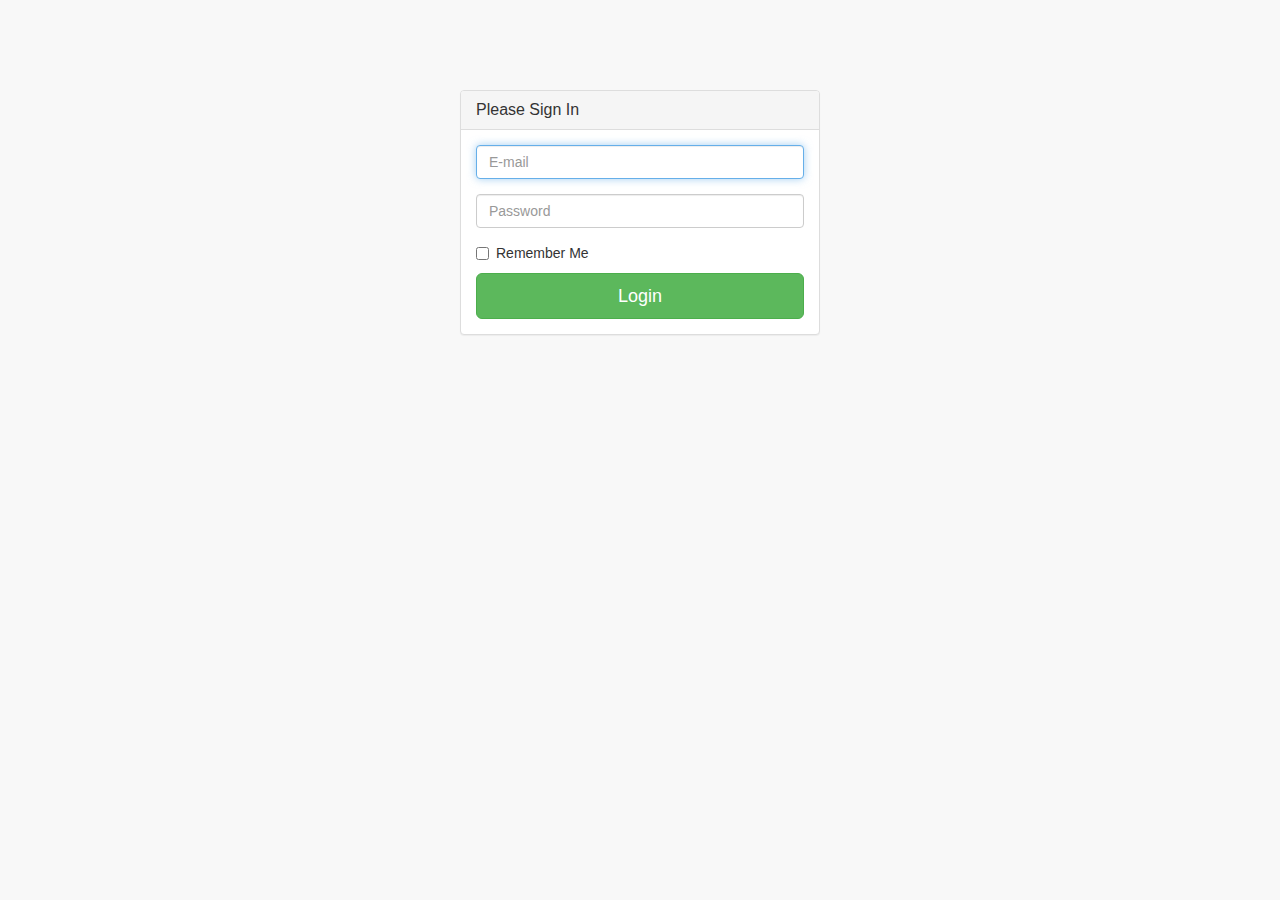
<file: python/mysite/mysite/static/pages/login.html>
<!DOCTYPE html>
<html lang="en">

<head>

    <meta charset="utf-8">
    <meta http-equiv="X-UA-Compatible" content="IE=edge">
    <meta name="viewport" content="width=device-width, initial-scale=1">
    <meta name="description" content="">
    <meta name="author" content="">

    <title>SB Admin 2 - Bootstrap Admin Theme</title>

    <!-- Bootstrap Core CSS -->
    <link href="../vendor/bootstrap/css/bootstrap.min.css" rel="stylesheet">

    <!-- MetisMenu CSS -->
    <link href="../vendor/metisMenu/metisMenu.min.css" rel="stylesheet">

    <!-- Custom CSS -->
    <link href="../dist/css/sb-admin-2.css" rel="stylesheet">

    <!-- Custom Fonts -->
    <link href="../vendor/font-awesome/css/font-awesome.min.css" rel="stylesheet" type="text/css">

    <!-- HTML5 Shim and Respond.js IE8 support of HTML5 elements and media queries -->
    <!-- WARNING: Respond.js doesn't work if you view the page via file:// -->
    <!--[if lt IE 9]>
        <script src="https://oss.maxcdn.com/libs/html5shiv/3.7.0/html5shiv.js"></script>
        <script src="https://oss.maxcdn.com/libs/respond.js/1.4.2/respond.min.js"></script>
    <![endif]-->

</head>

<body>

    <div class="container">
        <div class="row">
            <div class="col-md-4 col-md-offset-4">
                <div class="login-panel panel panel-default">
                    <div class="panel-heading">
                        <h3 class="panel-title">Please Sign In</h3>
                    </div>
                    <div class="panel-body">
                        <form role="form">
                            <fieldset>
                                <div class="form-group">
                                    <input class="form-control" placeholder="E-mail" name="email" type="email" autofocus>
                                </div>
                                <div class="form-group">
                                    <input class="form-control" placeholder="Password" name="password" type="password" value="">
                                </div>
                                <div class="checkbox">
                                    <label>
                                        <input name="remember" type="checkbox" value="Remember Me">Remember Me
                                    </label>
                                </div>
                                <!-- Change this to a button or input when using this as a form -->
                                <a href="index.html" class="btn btn-lg btn-success btn-block">Login</a>
                            </fieldset>
                        </form>
                    </div>
                </div>
            </div>
        </div>
    </div>

    <!-- jQuery -->
    <script src="../vendor/jquery/jquery.min.js"></script>

    <!-- Bootstrap Core JavaScript -->
    <script src="../vendor/bootstrap/js/bootstrap.min.js"></script>

    <!-- Metis Menu Plugin JavaScript -->
    <script src="../vendor/metisMenu/metisMenu.min.js"></script>

    <!-- Custom Theme JavaScript -->
    <script src="../dist/js/sb-admin-2.js"></script>

</body>

</html>
</file>
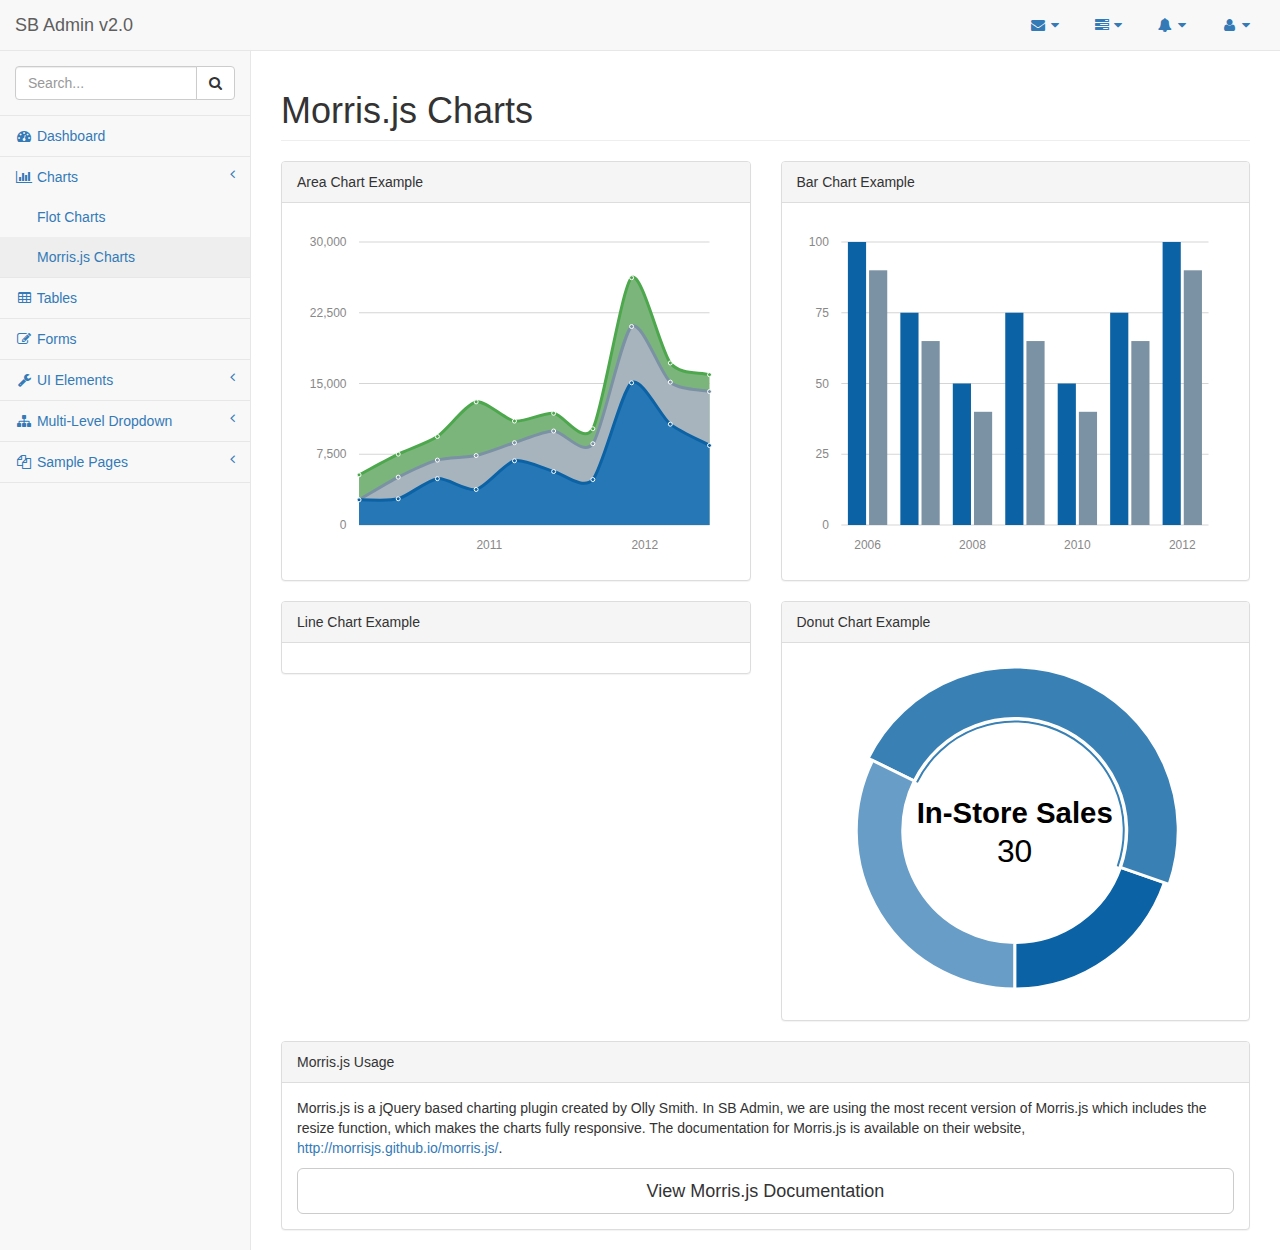
<file: python/mysite/mysite/static/pages/morris.html>
<!DOCTYPE html>
<html lang="en">

<head>

    <meta charset="utf-8">
    <meta http-equiv="X-UA-Compatible" content="IE=edge">
    <meta name="viewport" content="width=device-width, initial-scale=1">
    <meta name="description" content="">
    <meta name="author" content="">

    <title>SB Admin 2 - Bootstrap Admin Theme</title>

    <!-- Bootstrap Core CSS -->
    <link href="../vendor/bootstrap/css/bootstrap.min.css" rel="stylesheet">

    <!-- MetisMenu CSS -->
    <link href="../vendor/metisMenu/metisMenu.min.css" rel="stylesheet">

    <!-- Custom CSS -->
    <link href="../dist/css/sb-admin-2.css" rel="stylesheet">

    <!-- Morris Charts CSS -->
    <link href="../vendor/morrisjs/morris.css" rel="stylesheet">

    <!-- Custom Fonts -->
    <link href="../vendor/font-awesome/css/font-awesome.min.css" rel="stylesheet" type="text/css">

    <!-- HTML5 Shim and Respond.js IE8 support of HTML5 elements and media queries -->
    <!-- WARNING: Respond.js doesn't work if you view the page via file:// -->
    <!--[if lt IE 9]>
        <script src="https://oss.maxcdn.com/libs/html5shiv/3.7.0/html5shiv.js"></script>
        <script src="https://oss.maxcdn.com/libs/respond.js/1.4.2/respond.min.js"></script>
    <![endif]-->

</head>

<body>

    <div id="wrapper">

        <!-- Navigation -->
        <nav class="navbar navbar-default navbar-static-top" role="navigation" style="margin-bottom: 0">
            <div class="navbar-header">
                <button type="button" class="navbar-toggle" data-toggle="collapse" data-target=".navbar-collapse">
                    <span class="sr-only">Toggle navigation</span>
                    <span class="icon-bar"></span>
                    <span class="icon-bar"></span>
                    <span class="icon-bar"></span>
                </button>
                <a class="navbar-brand" href="index.html">SB Admin v2.0</a>
            </div>
            <!-- /.navbar-header -->

            <ul class="nav navbar-top-links navbar-right">
                <li class="dropdown">
                    <a class="dropdown-toggle" data-toggle="dropdown" href="#">
                        <i class="fa fa-envelope fa-fw"></i> <i class="fa fa-caret-down"></i>
                    </a>
                    <ul class="dropdown-menu dropdown-messages">
                        <li>
                            <a href="#">
                                <div>
                                    <strong>John Smith</strong>
                                    <span class="pull-right text-muted">
                                        <em>Yesterday</em>
                                    </span>
                                </div>
                                <div>Lorem ipsum dolor sit amet, consectetur adipiscing elit. Pellentesque eleifend...</div>
                            </a>
                        </li>
                        <li class="divider"></li>
                        <li>
                            <a href="#">
                                <div>
                                    <strong>John Smith</strong>
                                    <span class="pull-right text-muted">
                                        <em>Yesterday</em>
                                    </span>
                                </div>
                                <div>Lorem ipsum dolor sit amet, consectetur adipiscing elit. Pellentesque eleifend...</div>
                            </a>
                        </li>
                        <li class="divider"></li>
                        <li>
                            <a href="#">
                                <div>
                                    <strong>John Smith</strong>
                                    <span class="pull-right text-muted">
                                        <em>Yesterday</em>
                                    </span>
                                </div>
                                <div>Lorem ipsum dolor sit amet, consectetur adipiscing elit. Pellentesque eleifend...</div>
                            </a>
                        </li>
                        <li class="divider"></li>
                        <li>
                            <a class="text-center" href="#">
                                <strong>Read All Messages</strong>
                                <i class="fa fa-angle-right"></i>
                            </a>
                        </li>
                    </ul>
                    <!-- /.dropdown-messages -->
                </li>
                <!-- /.dropdown -->
                <li class="dropdown">
                    <a class="dropdown-toggle" data-toggle="dropdown" href="#">
                        <i class="fa fa-tasks fa-fw"></i> <i class="fa fa-caret-down"></i>
                    </a>
                    <ul class="dropdown-menu dropdown-tasks">
                        <li>
                            <a href="#">
                                <div>
                                    <p>
                                        <strong>Task 1</strong>
                                        <span class="pull-right text-muted">40% Complete</span>
                                    </p>
                                    <div class="progress progress-striped active">
                                        <div class="progress-bar progress-bar-success" role="progressbar" aria-valuenow="40" aria-valuemin="0" aria-valuemax="100" style="width: 40%">
                                            <span class="sr-only">40% Complete (success)</span>
                                        </div>
                                    </div>
                                </div>
                            </a>
                        </li>
                        <li class="divider"></li>
                        <li>
                            <a href="#">
                                <div>
                                    <p>
                                        <strong>Task 2</strong>
                                        <span class="pull-right text-muted">20% Complete</span>
                                    </p>
                                    <div class="progress progress-striped active">
                                        <div class="progress-bar progress-bar-info" role="progressbar" aria-valuenow="20" aria-valuemin="0" aria-valuemax="100" style="width: 20%">
                                            <span class="sr-only">20% Complete</span>
                                        </div>
                                    </div>
                                </div>
                            </a>
                        </li>
                        <li class="divider"></li>
                        <li>
                            <a href="#">
                                <div>
                                    <p>
                                        <strong>Task 3</strong>
                                        <span class="pull-right text-muted">60% Complete</span>
                                    </p>
                                    <div class="progress progress-striped active">
                                        <div class="progress-bar progress-bar-warning" role="progressbar" aria-valuenow="60" aria-valuemin="0" aria-valuemax="100" style="width: 60%">
                                            <span class="sr-only">60% Complete (warning)</span>
                                        </div>
                                    </div>
                                </div>
                            </a>
                        </li>
                        <li class="divider"></li>
                        <li>
                            <a href="#">
                                <div>
                                    <p>
                                        <strong>Task 4</strong>
                                        <span class="pull-right text-muted">80% Complete</span>
                                    </p>
                                    <div class="progress progress-striped active">
                                        <div class="progress-bar progress-bar-danger" role="progressbar" aria-valuenow="80" aria-valuemin="0" aria-valuemax="100" style="width: 80%">
                                            <span class="sr-only">80% Complete (danger)</span>
                                        </div>
                                    </div>
                                </div>
                            </a>
                        </li>
                        <li class="divider"></li>
                        <li>
                            <a class="text-center" href="#">
                                <strong>See All Tasks</strong>
                                <i class="fa fa-angle-right"></i>
                            </a>
                        </li>
                    </ul>
                    <!-- /.dropdown-tasks -->
                </li>
                <!-- /.dropdown -->
                <li class="dropdown">
                    <a class="dropdown-toggle" data-toggle="dropdown" href="#">
                        <i class="fa fa-bell fa-fw"></i> <i class="fa fa-caret-down"></i>
                    </a>
                    <ul class="dropdown-menu dropdown-alerts">
                        <li>
                            <a href="#">
                                <div>
                                    <i class="fa fa-comment fa-fw"></i> New Comment
                                    <span class="pull-right text-muted small">4 minutes ago</span>
                                </div>
                            </a>
                        </li>
                        <li class="divider"></li>
                        <li>
                            <a href="#">
                                <div>
                                    <i class="fa fa-twitter fa-fw"></i> 3 New Followers
                                    <span class="pull-right text-muted small">12 minutes ago</span>
                                </div>
                            </a>
                        </li>
                        <li class="divider"></li>
                        <li>
                            <a href="#">
                                <div>
                                    <i class="fa fa-envelope fa-fw"></i> Message Sent
                                    <span class="pull-right text-muted small">4 minutes ago</span>
                                </div>
                            </a>
                        </li>
                        <li class="divider"></li>
                        <li>
                            <a href="#">
                                <div>
                                    <i class="fa fa-tasks fa-fw"></i> New Task
                                    <span class="pull-right text-muted small">4 minutes ago</span>
                                </div>
                            </a>
                        </li>
                        <li class="divider"></li>
                        <li>
                            <a href="#">
                                <div>
                                    <i class="fa fa-upload fa-fw"></i> Server Rebooted
                                    <span class="pull-right text-muted small">4 minutes ago</span>
                                </div>
                            </a>
                        </li>
                        <li class="divider"></li>
                        <li>
                            <a class="text-center" href="#">
                                <strong>See All Alerts</strong>
                                <i class="fa fa-angle-right"></i>
                            </a>
                        </li>
                    </ul>
                    <!-- /.dropdown-alerts -->
                </li>
                <!-- /.dropdown -->
                <li class="dropdown">
                    <a class="dropdown-toggle" data-toggle="dropdown" href="#">
                        <i class="fa fa-user fa-fw"></i> <i class="fa fa-caret-down"></i>
                    </a>
                    <ul class="dropdown-menu dropdown-user">
                        <li><a href="#"><i class="fa fa-user fa-fw"></i> User Profile</a>
                        </li>
                        <li><a href="#"><i class="fa fa-gear fa-fw"></i> Settings</a>
                        </li>
                        <li class="divider"></li>
                        <li><a href="login.html"><i class="fa fa-sign-out fa-fw"></i> Logout</a>
                        </li>
                    </ul>
                    <!-- /.dropdown-user -->
                </li>
                <!-- /.dropdown -->
            </ul>
            <!-- /.navbar-top-links -->

            <div class="navbar-default sidebar" role="navigation">
                <div class="sidebar-nav navbar-collapse">
                    <ul class="nav" id="side-menu">
                        <li class="sidebar-search">
                            <div class="input-group custom-search-form">
                                <input type="text" class="form-control" placeholder="Search...">
                                <span class="input-group-btn">
                                <button class="btn btn-default" type="button">
                                    <i class="fa fa-search"></i>
                                </button>
                            </span>
                            </div>
                            <!-- /input-group -->
                        </li>
                        <li>
                            <a href="index.html"><i class="fa fa-dashboard fa-fw"></i> Dashboard</a>
                        </li>
                        <li>
                            <a href="#"><i class="fa fa-bar-chart-o fa-fw"></i> Charts<span class="fa arrow"></span></a>
                            <ul class="nav nav-second-level">
                                <li>
                                    <a href="flot.html">Flot Charts</a>
                                </li>
                                <li>
                                    <a href="morris.html">Morris.js Charts</a>
                                </li>
                            </ul>
                            <!-- /.nav-second-level -->
                        </li>
                        <li>
                            <a href="tables.html"><i class="fa fa-table fa-fw"></i> Tables</a>
                        </li>
                        <li>
                            <a href="forms.html"><i class="fa fa-edit fa-fw"></i> Forms</a>
                        </li>
                        <li>
                            <a href="#"><i class="fa fa-wrench fa-fw"></i> UI Elements<span class="fa arrow"></span></a>
                            <ul class="nav nav-second-level">
                                <li>
                                    <a href="panels-wells.html">Panels and Wells</a>
                                </li>
                                <li>
                                    <a href="buttons.html">Buttons</a>
                                </li>
                                <li>
                                    <a href="notifications.html">Notifications</a>
                                </li>
                                <li>
                                    <a href="typography.html">Typography</a>
                                </li>
                                <li>
                                    <a href="icons.html"> Icons</a>
                                </li>
                                <li>
                                    <a href="grid.html">Grid</a>
                                </li>
                            </ul>
                            <!-- /.nav-second-level -->
                        </li>
                        <li>
                            <a href="#"><i class="fa fa-sitemap fa-fw"></i> Multi-Level Dropdown<span class="fa arrow"></span></a>
                            <ul class="nav nav-second-level">
                                <li>
                                    <a href="#">Second Level Item</a>
                                </li>
                                <li>
                                    <a href="#">Second Level Item</a>
                                </li>
                                <li>
                                    <a href="#">Third Level <span class="fa arrow"></span></a>
                                    <ul class="nav nav-third-level">
                                        <li>
                                            <a href="#">Third Level Item</a>
                                        </li>
                                        <li>
                                            <a href="#">Third Level Item</a>
                                        </li>
                                        <li>
                                            <a href="#">Third Level Item</a>
                                        </li>
                                        <li>
                                            <a href="#">Third Level Item</a>
                                        </li>
                                    </ul>
                                    <!-- /.nav-third-level -->
                                </li>
                            </ul>
                            <!-- /.nav-second-level -->
                        </li>
                        <li>
                            <a href="#"><i class="fa fa-files-o fa-fw"></i> Sample Pages<span class="fa arrow"></span></a>
                            <ul class="nav nav-second-level">
                                <li>
                                    <a href="blank.html">Blank Page</a>
                                </li>
                                <li>
                                    <a href="login.html">Login Page</a>
                                </li>
                            </ul>
                            <!-- /.nav-second-level -->
                        </li>
                    </ul>
                </div>
                <!-- /.sidebar-collapse -->
            </div>
            <!-- /.navbar-static-side -->
        </nav>

        <div id="page-wrapper">
            <div class="row">
                <div class="col-lg-12">
                    <h1 class="page-header">Morris.js Charts</h1>
                </div>
                <!-- /.col-lg-12 -->
            </div>
            <!-- /.row -->
            <div class="row">
                <div class="col-lg-6">
                    <div class="panel panel-default">
                        <div class="panel-heading">
                            Area Chart Example
                        </div>
                        <!-- /.panel-heading -->
                        <div class="panel-body">
                            <div id="morris-area-chart"></div>
                        </div>
                        <!-- /.panel-body -->
                    </div>
                    <!-- /.panel -->
                </div>
                <!-- /.col-lg-6 -->
                <div class="col-lg-6">
                    <div class="panel panel-default">
                        <div class="panel-heading">
                            Bar Chart Example
                        </div>
                        <!-- /.panel-heading -->
                        <div class="panel-body">
                            <div id="morris-bar-chart"></div>
                        </div>
                        <!-- /.panel-body -->
                    </div>
                    <!-- /.panel -->
                </div>
                <!-- /.col-lg-6 -->
                <div class="col-lg-6">
                    <div class="panel panel-default">
                        <div class="panel-heading">
                            Line Chart Example
                        </div>
                        <!-- /.panel-heading -->
                        <div class="panel-body">
                            <div id="morris-line-chart"></div>
                        </div>
                        <!-- /.panel-body -->
                    </div>
                    <!-- /.panel -->
                </div>
                <!-- /.col-lg-6 -->
                <div class="col-lg-6">
                    <div class="panel panel-default">
                        <div class="panel-heading">
                            Donut Chart Example
                        </div>
                        <!-- /.panel-heading -->
                        <div class="panel-body">
                            <div id="morris-donut-chart"></div>
                        </div>
                        <!-- /.panel-body -->
                    </div>
                    <!-- /.panel -->
                </div>
                <!-- /.col-lg-6 -->
                <div class="col-lg-12">
                    <div class="panel panel-default">
                        <div class="panel-heading">
                            Morris.js Usage
                        </div>
                        <!-- /.panel-heading -->
                        <div class="panel-body">
                            <p>Morris.js is a jQuery based charting plugin created by Olly Smith. In SB Admin, we are using the most recent version of Morris.js which includes the resize function, which makes the charts fully responsive. The documentation for Morris.js is available on their website, <a target="_blank" href="http://morrisjs.github.io/morris.js/">http://morrisjs.github.io/morris.js/</a>.</p>
                            <a target="_blank" class="btn btn-default btn-lg btn-block" href="http://morrisjs.github.io/morris.js/">View Morris.js Documentation</a>
                        </div>
                        <!-- /.panel-body -->
                    </div>
                    <!-- /.panel -->
                </div>
                <!-- /.col-lg-6 -->
            </div>
            <!-- /.row -->
        </div>
        <!-- /#page-wrapper -->

    </div>
    <!-- /#wrapper -->

    <!-- jQuery -->
    <script src="../vendor/jquery/jquery.min.js"></script>

    <!-- Bootstrap Core JavaScript -->
    <script src="../vendor/bootstrap/js/bootstrap.min.js"></script>

    <!-- Metis Menu Plugin JavaScript -->
    <script src="../vendor/metisMenu/metisMenu.min.js"></script>

    <!-- Morris Charts JavaScript -->
    <script src="../vendor/raphael/raphael.min.js"></script>
    <script src="../vendor/morrisjs/morris.min.js"></script>
    <script src="../data/morris-data.js"></script>

    <!-- Custom Theme JavaScript -->
    <script src="../dist/js/sb-admin-2.js"></script>

</body>

</html>
</file>
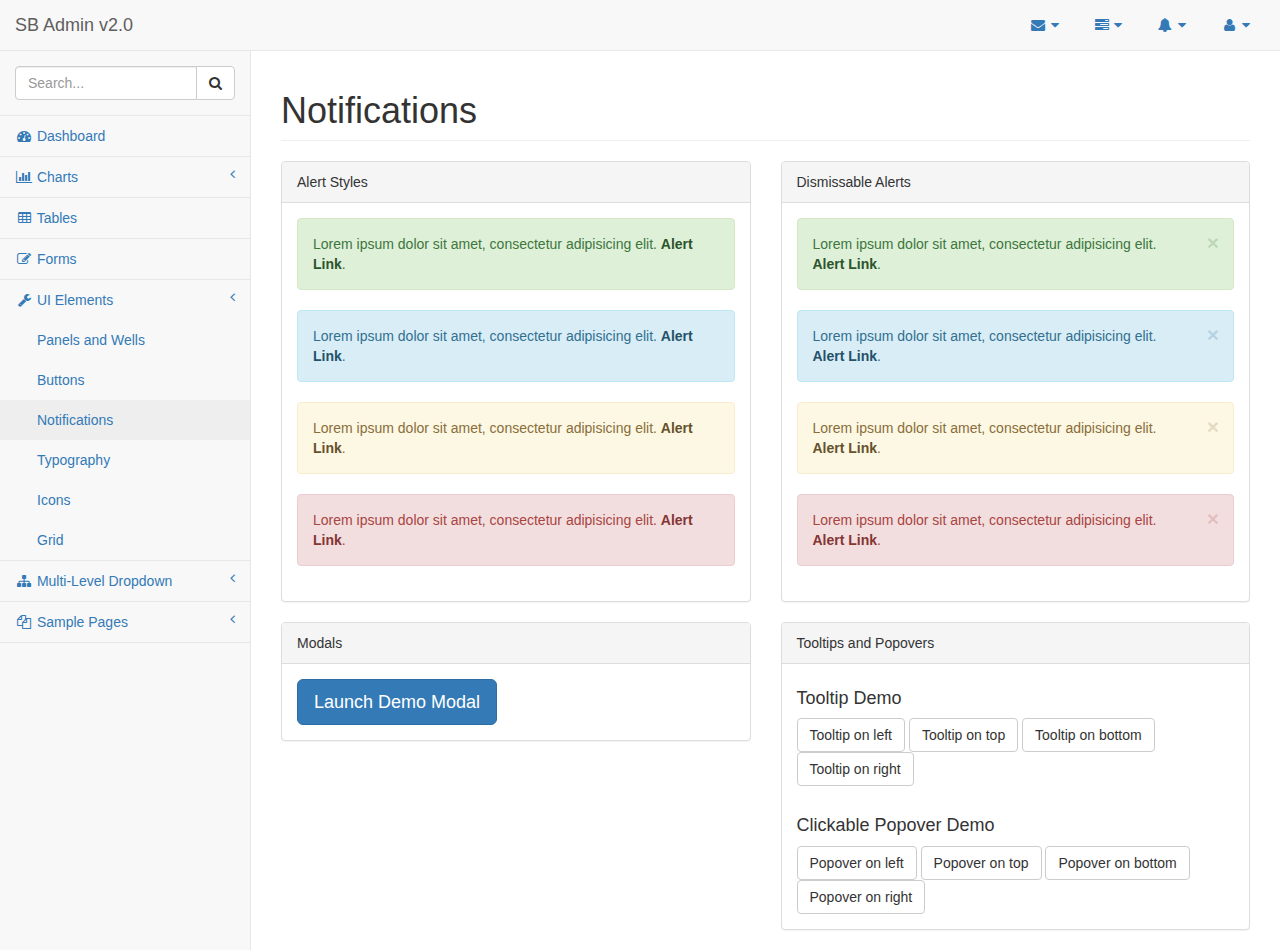
<file: python/mysite/mysite/static/pages/notifications.html>
<!DOCTYPE html>
<html lang="en">

<head>

    <meta charset="utf-8">
    <meta http-equiv="X-UA-Compatible" content="IE=edge">
    <meta name="viewport" content="width=device-width, initial-scale=1">
    <meta name="description" content="">
    <meta name="author" content="">

    <title>SB Admin 2 - Bootstrap Admin Theme</title>

    <!-- Bootstrap Core CSS -->
    <link href="../vendor/bootstrap/css/bootstrap.min.css" rel="stylesheet">

    <!-- MetisMenu CSS -->
    <link href="../vendor/metisMenu/metisMenu.min.css" rel="stylesheet">

    <!-- Custom CSS -->
    <link href="../dist/css/sb-admin-2.css" rel="stylesheet">

    <!-- Custom Fonts -->
    <link href="../vendor/font-awesome/css/font-awesome.min.css" rel="stylesheet" type="text/css">

    <!-- HTML5 Shim and Respond.js IE8 support of HTML5 elements and media queries -->
    <!-- WARNING: Respond.js doesn't work if you view the page via file:// -->
    <!--[if lt IE 9]>
        <script src="https://oss.maxcdn.com/libs/html5shiv/3.7.0/html5shiv.js"></script>
        <script src="https://oss.maxcdn.com/libs/respond.js/1.4.2/respond.min.js"></script>
    <![endif]-->

</head>

<body>

    <div id="wrapper">

        <!-- Navigation -->
        <nav class="navbar navbar-default navbar-static-top" role="navigation" style="margin-bottom: 0">
            <div class="navbar-header">
                <button type="button" class="navbar-toggle" data-toggle="collapse" data-target=".navbar-collapse">
                    <span class="sr-only">Toggle navigation</span>
                    <span class="icon-bar"></span>
                    <span class="icon-bar"></span>
                    <span class="icon-bar"></span>
                </button>
                <a class="navbar-brand" href="index.html">SB Admin v2.0</a>
            </div>
            <!-- /.navbar-header -->

            <ul class="nav navbar-top-links navbar-right">
                <li class="dropdown">
                    <a class="dropdown-toggle" data-toggle="dropdown" href="#">
                        <i class="fa fa-envelope fa-fw"></i> <i class="fa fa-caret-down"></i>
                    </a>
                    <ul class="dropdown-menu dropdown-messages">
                        <li>
                            <a href="#">
                                <div>
                                    <strong>John Smith</strong>
                                    <span class="pull-right text-muted">
                                        <em>Yesterday</em>
                                    </span>
                                </div>
                                <div>Lorem ipsum dolor sit amet, consectetur adipiscing elit. Pellentesque eleifend...</div>
                            </a>
                        </li>
                        <li class="divider"></li>
                        <li>
                            <a href="#">
                                <div>
                                    <strong>John Smith</strong>
                                    <span class="pull-right text-muted">
                                        <em>Yesterday</em>
                                    </span>
                                </div>
                                <div>Lorem ipsum dolor sit amet, consectetur adipiscing elit. Pellentesque eleifend...</div>
                            </a>
                        </li>
                        <li class="divider"></li>
                        <li>
                            <a href="#">
                                <div>
                                    <strong>John Smith</strong>
                                    <span class="pull-right text-muted">
                                        <em>Yesterday</em>
                                    </span>
                                </div>
                                <div>Lorem ipsum dolor sit amet, consectetur adipiscing elit. Pellentesque eleifend...</div>
                            </a>
                        </li>
                        <li class="divider"></li>
                        <li>
                            <a class="text-center" href="#">
                                <strong>Read All Messages</strong>
                                <i class="fa fa-angle-right"></i>
                            </a>
                        </li>
                    </ul>
                    <!-- /.dropdown-messages -->
                </li>
                <!-- /.dropdown -->
                <li class="dropdown">
                    <a class="dropdown-toggle" data-toggle="dropdown" href="#">
                        <i class="fa fa-tasks fa-fw"></i> <i class="fa fa-caret-down"></i>
                    </a>
                    <ul class="dropdown-menu dropdown-tasks">
                        <li>
                            <a href="#">
                                <div>
                                    <p>
                                        <strong>Task 1</strong>
                                        <span class="pull-right text-muted">40% Complete</span>
                                    </p>
                                    <div class="progress progress-striped active">
                                        <div class="progress-bar progress-bar-success" role="progressbar" aria-valuenow="40" aria-valuemin="0" aria-valuemax="100" style="width: 40%">
                                            <span class="sr-only">40% Complete (success)</span>
                                        </div>
                                    </div>
                                </div>
                            </a>
                        </li>
                        <li class="divider"></li>
                        <li>
                            <a href="#">
                                <div>
                                    <p>
                                        <strong>Task 2</strong>
                                        <span class="pull-right text-muted">20% Complete</span>
                                    </p>
                                    <div class="progress progress-striped active">
                                        <div class="progress-bar progress-bar-info" role="progressbar" aria-valuenow="20" aria-valuemin="0" aria-valuemax="100" style="width: 20%">
                                            <span class="sr-only">20% Complete</span>
                                        </div>
                                    </div>
                                </div>
                            </a>
                        </li>
                        <li class="divider"></li>
                        <li>
                            <a href="#">
                                <div>
                                    <p>
                                        <strong>Task 3</strong>
                                        <span class="pull-right text-muted">60% Complete</span>
                                    </p>
                                    <div class="progress progress-striped active">
                                        <div class="progress-bar progress-bar-warning" role="progressbar" aria-valuenow="60" aria-valuemin="0" aria-valuemax="100" style="width: 60%">
                                            <span class="sr-only">60% Complete (warning)</span>
                                        </div>
                                    </div>
                                </div>
                            </a>
                        </li>
                        <li class="divider"></li>
                        <li>
                            <a href="#">
                                <div>
                                    <p>
                                        <strong>Task 4</strong>
                                        <span class="pull-right text-muted">80% Complete</span>
                                    </p>
                                    <div class="progress progress-striped active">
                                        <div class="progress-bar progress-bar-danger" role="progressbar" aria-valuenow="80" aria-valuemin="0" aria-valuemax="100" style="width: 80%">
                                            <span class="sr-only">80% Complete (danger)</span>
                                        </div>
                                    </div>
                                </div>
                            </a>
                        </li>
                        <li class="divider"></li>
                        <li>
                            <a class="text-center" href="#">
                                <strong>See All Tasks</strong>
                                <i class="fa fa-angle-right"></i>
                            </a>
                        </li>
                    </ul>
                    <!-- /.dropdown-tasks -->
                </li>
                <!-- /.dropdown -->
                <li class="dropdown">
                    <a class="dropdown-toggle" data-toggle="dropdown" href="#">
                        <i class="fa fa-bell fa-fw"></i> <i class="fa fa-caret-down"></i>
                    </a>
                    <ul class="dropdown-menu dropdown-alerts">
                        <li>
                            <a href="#">
                                <div>
                                    <i class="fa fa-comment fa-fw"></i> New Comment
                                    <span class="pull-right text-muted small">4 minutes ago</span>
                                </div>
                            </a>
                        </li>
                        <li class="divider"></li>
                        <li>
                            <a href="#">
                                <div>
                                    <i class="fa fa-twitter fa-fw"></i> 3 New Followers
                                    <span class="pull-right text-muted small">12 minutes ago</span>
                                </div>
                            </a>
                        </li>
                        <li class="divider"></li>
                        <li>
                            <a href="#">
                                <div>
                                    <i class="fa fa-envelope fa-fw"></i> Message Sent
                                    <span class="pull-right text-muted small">4 minutes ago</span>
                                </div>
                            </a>
                        </li>
                        <li class="divider"></li>
                        <li>
                            <a href="#">
                                <div>
                                    <i class="fa fa-tasks fa-fw"></i> New Task
                                    <span class="pull-right text-muted small">4 minutes ago</span>
                                </div>
                            </a>
                        </li>
                        <li class="divider"></li>
                        <li>
                            <a href="#">
                                <div>
                                    <i class="fa fa-upload fa-fw"></i> Server Rebooted
                                    <span class="pull-right text-muted small">4 minutes ago</span>
                                </div>
                            </a>
                        </li>
                        <li class="divider"></li>
                        <li>
                            <a class="text-center" href="#">
                                <strong>See All Alerts</strong>
                                <i class="fa fa-angle-right"></i>
                            </a>
                        </li>
                    </ul>
                    <!-- /.dropdown-alerts -->
                </li>
                <!-- /.dropdown -->
                <li class="dropdown">
                    <a class="dropdown-toggle" data-toggle="dropdown" href="#">
                        <i class="fa fa-user fa-fw"></i> <i class="fa fa-caret-down"></i>
                    </a>
                    <ul class="dropdown-menu dropdown-user">
                        <li><a href="#"><i class="fa fa-user fa-fw"></i> User Profile</a>
                        </li>
                        <li><a href="#"><i class="fa fa-gear fa-fw"></i> Settings</a>
                        </li>
                        <li class="divider"></li>
                        <li><a href="login.html"><i class="fa fa-sign-out fa-fw"></i> Logout</a>
                        </li>
                    </ul>
                    <!-- /.dropdown-user -->
                </li>
                <!-- /.dropdown -->
            </ul>
            <!-- /.navbar-top-links -->

            <div class="navbar-default sidebar" role="navigation">
                <div class="sidebar-nav navbar-collapse">
                    <ul class="nav" id="side-menu">
                        <li class="sidebar-search">
                            <div class="input-group custom-search-form">
                                <input type="text" class="form-control" placeholder="Search...">
                                <span class="input-group-btn">
                                <button class="btn btn-default" type="button">
                                    <i class="fa fa-search"></i>
                                </button>
                            </span>
                            </div>
                            <!-- /input-group -->
                        </li>
                        <li>
                            <a href="index.html"><i class="fa fa-dashboard fa-fw"></i> Dashboard</a>
                        </li>
                        <li>
                            <a href="#"><i class="fa fa-bar-chart-o fa-fw"></i> Charts<span class="fa arrow"></span></a>
                            <ul class="nav nav-second-level">
                                <li>
                                    <a href="flot.html">Flot Charts</a>
                                </li>
                                <li>
                                    <a href="morris.html">Morris.js Charts</a>
                                </li>
                            </ul>
                            <!-- /.nav-second-level -->
                        </li>
                        <li>
                            <a href="tables.html"><i class="fa fa-table fa-fw"></i> Tables</a>
                        </li>
                        <li>
                            <a href="forms.html"><i class="fa fa-edit fa-fw"></i> Forms</a>
                        </li>
                        <li>
                            <a href="#"><i class="fa fa-wrench fa-fw"></i> UI Elements<span class="fa arrow"></span></a>
                            <ul class="nav nav-second-level">
                                <li>
                                    <a href="panels-wells.html">Panels and Wells</a>
                                </li>
                                <li>
                                    <a href="buttons.html">Buttons</a>
                                </li>
                                <li>
                                    <a href="notifications.html">Notifications</a>
                                </li>
                                <li>
                                    <a href="typography.html">Typography</a>
                                </li>
                                <li>
                                    <a href="icons.html"> Icons</a>
                                </li>
                                <li>
                                    <a href="grid.html">Grid</a>
                                </li>
                            </ul>
                            <!-- /.nav-second-level -->
                        </li>
                        <li>
                            <a href="#"><i class="fa fa-sitemap fa-fw"></i> Multi-Level Dropdown<span class="fa arrow"></span></a>
                            <ul class="nav nav-second-level">
                                <li>
                                    <a href="#">Second Level Item</a>
                                </li>
                                <li>
                                    <a href="#">Second Level Item</a>
                                </li>
                                <li>
                                    <a href="#">Third Level <span class="fa arrow"></span></a>
                                    <ul class="nav nav-third-level">
                                        <li>
                                            <a href="#">Third Level Item</a>
                                        </li>
                                        <li>
                                            <a href="#">Third Level Item</a>
                                        </li>
                                        <li>
                                            <a href="#">Third Level Item</a>
                                        </li>
                                        <li>
                                            <a href="#">Third Level Item</a>
                                        </li>
                                    </ul>
                                    <!-- /.nav-third-level -->
                                </li>
                            </ul>
                            <!-- /.nav-second-level -->
                        </li>
                        <li>
                            <a href="#"><i class="fa fa-files-o fa-fw"></i> Sample Pages<span class="fa arrow"></span></a>
                            <ul class="nav nav-second-level">
                                <li>
                                    <a href="blank.html">Blank Page</a>
                                </li>
                                <li>
                                    <a href="login.html">Login Page</a>
                                </li>
                            </ul>
                            <!-- /.nav-second-level -->
                        </li>
                    </ul>
                </div>
                <!-- /.sidebar-collapse -->
            </div>
            <!-- /.navbar-static-side -->
        </nav>

        <div id="page-wrapper">
            <div class="row">
                <div class="col-lg-12">
                    <h1 class="page-header">Notifications</h1>
                </div>
                <!-- /.col-lg-12 -->
            </div>
            <!-- /.row -->
            <div class="row">
                <div class="col-lg-6">
                    <div class="panel panel-default">
                        <div class="panel-heading">
                            Alert Styles
                        </div>
                        <!-- /.panel-heading -->
                        <div class="panel-body">
                            <div class="alert alert-success">
                                Lorem ipsum dolor sit amet, consectetur adipisicing elit. <a href="#" class="alert-link">Alert Link</a>.
                            </div>
                            <div class="alert alert-info">
                                Lorem ipsum dolor sit amet, consectetur adipisicing elit. <a href="#" class="alert-link">Alert Link</a>.
                            </div>
                            <div class="alert alert-warning">
                                Lorem ipsum dolor sit amet, consectetur adipisicing elit. <a href="#" class="alert-link">Alert Link</a>.
                            </div>
                            <div class="alert alert-danger">
                                Lorem ipsum dolor sit amet, consectetur adipisicing elit. <a href="#" class="alert-link">Alert Link</a>.
                            </div>
                        </div>
                        <!-- .panel-body -->
                    </div>
                    <!-- /.panel -->
                </div>
                <!-- /.col-lg-6 -->
                <div class="col-lg-6">
                    <div class="panel panel-default">
                        <div class="panel-heading">
                            Dismissable Alerts
                        </div>
                        <!-- /.panel-heading -->
                        <div class="panel-body">
                            <div class="alert alert-success alert-dismissable">
                                <button type="button" class="close" data-dismiss="alert" aria-hidden="true">&times;</button>
                                Lorem ipsum dolor sit amet, consectetur adipisicing elit. <a href="#" class="alert-link">Alert Link</a>.
                            </div>
                            <div class="alert alert-info alert-dismissable">
                                <button type="button" class="close" data-dismiss="alert" aria-hidden="true">&times;</button>
                                Lorem ipsum dolor sit amet, consectetur adipisicing elit. <a href="#" class="alert-link">Alert Link</a>.
                            </div>
                            <div class="alert alert-warning alert-dismissable">
                                <button type="button" class="close" data-dismiss="alert" aria-hidden="true">&times;</button>
                                Lorem ipsum dolor sit amet, consectetur adipisicing elit. <a href="#" class="alert-link">Alert Link</a>.
                            </div>
                            <div class="alert alert-danger alert-dismissable">
                                <button type="button" class="close" data-dismiss="alert" aria-hidden="true">&times;</button>
                                Lorem ipsum dolor sit amet, consectetur adipisicing elit. <a href="#" class="alert-link">Alert Link</a>.
                            </div>
                        </div>
                        <!-- .panel-body -->
                    </div>
                    <!-- /.panel -->
                </div>
                <!-- /.col-lg-6 -->
            </div>
            <!-- /.row -->
            <div class="row">
                <div class="col-lg-6">
                    <div class="panel panel-default">
                        <div class="panel-heading">
                            Modals
                        </div>
                        <!-- /.panel-heading -->
                        <div class="panel-body">
                            <!-- Button trigger modal -->
                            <button class="btn btn-primary btn-lg" data-toggle="modal" data-target="#myModal">
                                Launch Demo Modal
                            </button>
                            <!-- Modal -->
                            <div class="modal fade" id="myModal" tabindex="-1" role="dialog" aria-labelledby="myModalLabel" aria-hidden="true">
                                <div class="modal-dialog">
                                    <div class="modal-content">
                                        <div class="modal-header">
                                            <button type="button" class="close" data-dismiss="modal" aria-hidden="true">&times;</button>
                                            <h4 class="modal-title" id="myModalLabel">Modal title</h4>
                                        </div>
                                        <div class="modal-body">
                                            Lorem ipsum dolor sit amet, consectetur adipisicing elit, sed do eiusmod tempor incididunt ut labore et dolore magna aliqua. Ut enim ad minim veniam, quis nostrud exercitation ullamco laboris nisi ut aliquip ex ea commodo consequat. Duis aute irure dolor in reprehenderit in voluptate velit esse cillum dolore eu fugiat nulla pariatur. Excepteur sint occaecat cupidatat non proident, sunt in culpa qui officia deserunt mollit anim id est laborum.
                                        </div>
                                        <div class="modal-footer">
                                            <button type="button" class="btn btn-default" data-dismiss="modal">Close</button>
                                            <button type="button" class="btn btn-primary">Save changes</button>
                                        </div>
                                    </div>
                                    <!-- /.modal-content -->
                                </div>
                                <!-- /.modal-dialog -->
                            </div>
                            <!-- /.modal -->
                        </div>
                        <!-- .panel-body -->
                    </div>
                    <!-- /.panel -->
                </div>
                <!-- /.col-lg-6 -->
                <div class="col-lg-6">
                    <div class="panel panel-default">
                        <div class="panel-heading">
                            Tooltips and Popovers
                        </div>
                        <!-- /.panel-heading -->
                        <div class="panel-body">
                            <h4>Tooltip Demo</h4>
                            <div class="tooltip-demo">
                                <button type="button" class="btn btn-default" data-toggle="tooltip" data-placement="left" title="Tooltip on left">Tooltip on left</button>
                                <button type="button" class="btn btn-default" data-toggle="tooltip" data-placement="top" title="Tooltip on top">Tooltip on top</button>
                                <button type="button" class="btn btn-default" data-toggle="tooltip" data-placement="bottom" title="Tooltip on bottom">Tooltip on bottom</button>
                                <button type="button" class="btn btn-default" data-toggle="tooltip" data-placement="right" title="Tooltip on right">Tooltip on right</button>
                            </div>
                            <br>
                            <h4>Clickable Popover Demo</h4>
                            <div class="tooltip-demo">
                                <button type="button" class="btn btn-default" data-container="body" data-toggle="popover" data-placement="left" data-content="Vivamus sagittis lacus vel augue laoreet rutrum faucibus.">
                                    Popover on left
                                </button>
                                <button type="button" class="btn btn-default" data-container="body" data-toggle="popover" data-placement="top" data-content="Vivamus sagittis lacus vel augue laoreet rutrum faucibus.">
                                    Popover on top
                                </button>
                                <button type="button" class="btn btn-default" data-container="body" data-toggle="popover" data-placement="bottom" data-content="Vivamus sagittis lacus vel augue laoreet rutrum faucibus.">
                                    Popover on bottom
                                </button>
                                <button type="button" class="btn btn-default" data-container="body" data-toggle="popover" data-placement="right" data-content="Vivamus sagittis lacus vel augue laoreet rutrum faucibus.">
                                    Popover on right
                                </button>
                            </div>
                        </div>
                        <!-- .panel-body -->
                    </div>
                    <!-- /.panel -->
                </div>
                <!-- /.col-lg-6 -->
            </div>
            <!-- /.row -->
        </div>
        <!-- /#page-wrapper -->

    </div>
    <!-- /#wrapper -->

    <!-- jQuery -->
    <script src="../vendor/jquery/jquery.min.js"></script>

    <!-- Bootstrap Core JavaScript -->
    <script src="../vendor/bootstrap/js/bootstrap.min.js"></script>

    <!-- Metis Menu Plugin JavaScript -->
    <script src="../vendor/metisMenu/metisMenu.min.js"></script>

    <!-- Custom Theme JavaScript -->
    <script src="../dist/js/sb-admin-2.js"></script>

    <!-- Page-Level Demo Scripts - Notifications - Use for reference -->
    <script>
    // tooltip demo
    $('.tooltip-demo').tooltip({
        selector: "[data-toggle=tooltip]",
        container: "body"
    })
    // popover demo
    $("[data-toggle=popover]")
        .popover()
    </script>

</body>

</html>
</file>
<file: python/mysite/mysite/static/vendor/morrisjs/morris.css>
.morris-hover{position:absolute;z-index:1000}.morris-hover.morris-default-style{border-radius:10px;padding:6px;color:#666;background:rgba(255,255,255,0.8);border:solid 2px rgba(230,230,230,0.8);font-family:sans-serif;font-size:12px;text-align:center}.morris-hover.morris-default-style .morris-hover-row-label{font-weight:bold;margin:0.25em 0}
.morris-hover.morris-default-style .morris-hover-point{white-space:nowrap;margin:0.1em 0}
</file>
<file: python/mysite/mysite/static/vendor/metisMenu/metisMenu.min.css>
/*
 * metismenu - v1.1.3
 * Easy menu jQuery plugin for Twitter Bootstrap 3
 * https://github.com/onokumus/metisMenu
 *
 * Made by Osman Nuri Okumus
 * Under MIT License
 */

.arrow{float:right;line-height:1.42857}.glyphicon.arrow:before{content:"\e079"}.active>a>.glyphicon.arrow:before{content:"\e114"}.fa.arrow:before{content:"\f104"}.active>a>.fa.arrow:before{content:"\f107"}.plus-times{float:right}.fa.plus-times:before{content:"\f067"}.active>a>.fa.plus-times{filter:progid:DXImageTransform.Microsoft.BasicImage(rotation=1);-webkit-transform:rotate(45deg);-moz-transform:rotate(45deg);-ms-transform:rotate(45deg);-o-transform:rotate(45deg);transform:rotate(45deg)}.plus-minus{float:right}.fa.plus-minus:before{content:"\f067"}.active>a>.fa.plus-minus:before{content:"\f068"}
</file>
<file: python/mysite/mysite/static/dist/css/sb-admin-2.css>
/*!
 * Start Bootstrap - SB Admin 2 v3.3.7+1 (http://startbootstrap.com/template-overviews/sb-admin-2)
 * Copyright 2013-2016 Start Bootstrap
 * Licensed under MIT (https://github.com/BlackrockDigital/startbootstrap/blob/gh-pages/LICENSE)
 */
body {
  background-color: #f8f8f8;
}
#wrapper {
  width: 100%;
}
#page-wrapper {
  padding: 0 15px;
  min-height: 568px;
  background-color: white;
}
@media (min-width: 768px) {
  #page-wrapper {
    position: inherit;
    margin: 0 0 0 250px;
    padding: 0 30px;
    border-left: 1px solid #e7e7e7;
  }
}
.navbar-top-links {
  margin-right: 0;
}
.navbar-top-links li {
  display: inline-block;
}
.navbar-top-links li:last-child {
  margin-right: 15px;
}
.navbar-top-links li a {
  padding: 15px;
  min-height: 50px;
}
.navbar-top-links .dropdown-menu li {
  display: block;
}
.navbar-top-links .dropdown-menu li:last-child {
  margin-right: 0;
}
.navbar-top-links .dropdown-menu li a {
  padding: 3px 20px;
  min-height: 0;
}
.navbar-top-links .dropdown-menu li a div {
  white-space: normal;
}
.navbar-top-links .dropdown-messages,
.navbar-top-links .dropdown-tasks,
.navbar-top-links .dropdown-alerts {
  width: 310px;
  min-width: 0;
}
.navbar-top-links .dropdown-messages {
  margin-left: 5px;
}
.navbar-top-links .dropdown-tasks {
  margin-left: -59px;
}
.navbar-top-links .dropdown-alerts {
  margin-left: -123px;
}
.navbar-top-links .dropdown-user {
  right: 0;
  left: auto;
}
.sidebar .sidebar-nav.navbar-collapse {
  padding-left: 0;
  padding-right: 0;
}
.sidebar .sidebar-search {
  padding: 15px;
}
.sidebar ul li {
  border-bottom: 1px solid #e7e7e7;
}
.sidebar ul li a.active {
  background-color: #eeeeee;
}
.sidebar .arrow {
  float: right;
}
.sidebar .fa.arrow:before {
  content: "\f104";
}
.sidebar .active > a > .fa.arrow:before {
  content: "\f107";
}
.sidebar .nav-second-level li,
.sidebar .nav-third-level li {
  border-bottom: none !important;
}
.sidebar .nav-second-level li a {
  padding-left: 37px;
}
.sidebar .nav-third-level li a {
  padding-left: 52px;
}
@media (min-width: 768px) {
  .sidebar {
    z-index: 1;
    position: absolute;
    width: 250px;
    margin-top: 51px;
  }
  .navbar-top-links .dropdown-messages,
  .navbar-top-links .dropdown-tasks,
  .navbar-top-links .dropdown-alerts {
    margin-left: auto;
  }
}
.btn-outline {
  color: inherit;
  background-color: transparent;
  transition: all .5s;
}
.btn-primary.btn-outline {
  color: #428bca;
}
.btn-success.btn-outline {
  color: #5cb85c;
}
.btn-info.btn-outline {
  color: #5bc0de;
}
.btn-warning.btn-outline {
  color: #f0ad4e;
}
.btn-danger.btn-outline {
  color: #d9534f;
}
.btn-primary.btn-outline:hover,
.btn-success.btn-outline:hover,
.btn-info.btn-outline:hover,
.btn-warning.btn-outline:hover,
.btn-danger.btn-outline:hover {
  color: white;
}
.chat {
  margin: 0;
  padding: 0;
  list-style: none;
}
.chat li {
  margin-bottom: 10px;
  padding-bottom: 5px;
  border-bottom: 1px dotted #999999;
}
.chat li.left .chat-body {
  margin-left: 60px;
}
.chat li.right .chat-body {
  margin-right: 60px;
}
.chat li .chat-body p {
  margin: 0;
}
.panel .slidedown .glyphicon,
.chat .glyphicon {
  margin-right: 5px;
}
.chat-panel .panel-body {
  height: 350px;
  overflow-y: scroll;
}
.login-panel {
  margin-top: 25%;
}
.flot-chart {
  display: block;
  height: 400px;
}
.flot-chart-content {
  width: 100%;
  height: 100%;
}
table.dataTable thead .sorting,
table.dataTable thead .sorting_asc,
table.dataTable thead .sorting_desc,
table.dataTable thead .sorting_asc_disabled,
table.dataTable thead .sorting_desc_disabled {
  background: transparent;
}
table.dataTable thead .sorting_asc:after {
  content: "\f0de";
  float: right;
  font-family: fontawesome;
}
table.dataTable thead .sorting_desc:after {
  content: "\f0dd";
  float: right;
  font-family: fontawesome;
}
table.dataTable thead .sorting:after {
  content: "\f0dc";
  float: right;
  font-family: fontawesome;
  color: rgba(50, 50, 50, 0.5);
}
.btn-circle {
  width: 30px;
  height: 30px;
  padding: 6px 0;
  border-radius: 15px;
  text-align: center;
  font-size: 12px;
  line-height: 1.428571429;
}
.btn-circle.btn-lg {
  width: 50px;
  height: 50px;
  padding: 10px 16px;
  border-radius: 25px;
  font-size: 18px;
  line-height: 1.33;
}
.btn-circle.btn-xl {
  width: 70px;
  height: 70px;
  padding: 10px 16px;
  border-radius: 35px;
  font-size: 24px;
  line-height: 1.33;
}
.show-grid [class^="col-"] {
  padding-top: 10px;
  padding-bottom: 10px;
  border: 1px solid #ddd;
  background-color: #eee !important;
}
.show-grid {
  margin: 15px 0;
}
.huge {
  font-size: 40px;
}
.panel-green {
  border-color: #5cb85c;
}
.panel-green > .panel-heading {
  border-color: #5cb85c;
  color: white;
  background-color: #5cb85c;
}
.panel-green > a {
  color: #5cb85c;
}
.panel-green > a:hover {
  color: #3d8b3d;
}
.panel-red {
  border-color: #d9534f;
}
.panel-red > .panel-heading {
  border-color: #d9534f;
  color: white;
  background-color: #d9534f;
}
.panel-red > a {
  color: #d9534f;
}
.panel-red > a:hover {
  color: #b52b27;
}
.panel-yellow {
  border-color: #f0ad4e;
}
.panel-yellow > .panel-heading {
  border-color: #f0ad4e;
  color: white;
  background-color: #f0ad4e;
}
.panel-yellow > a {
  color: #f0ad4e;
}
.panel-yellow > a:hover {
  color: #df8a13;
}
.timeline {
  position: relative;
  padding: 20px 0 20px;
  list-style: none;
}
.timeline:before {
  content: " ";
  position: absolute;
  top: 0;
  bottom: 0;
  left: 50%;
  width: 3px;
  margin-left: -1.5px;
  background-color: #eeeeee;
}
.timeline > li {
  position: relative;
  margin-bottom: 20px;
}
.timeline > li:before,
.timeline > li:after {
  content: " ";
  display: table;
}
.timeline > li:after {
  clear: both;
}
.timeline > li:before,
.timeline > li:after {
  content: " ";
  display: table;
}
.timeline > li:after {
  clear: both;
}
.timeline > li > .timeline-panel {
  float: left;
  position: relative;
  width: 46%;
  padding: 20px;
  border: 1px solid #d4d4d4;
  border-radius: 2px;
  -webkit-box-shadow: 0 1px 6px rgba(0, 0, 0, 0.175);
  box-shadow: 0 1px 6px rgba(0, 0, 0, 0.175);
}
.timeline > li > .timeline-panel:before {
  content: " ";
  display: inline-block;
  position: absolute;
  top: 26px;
  right: -15px;
  border-top: 15px solid transparent;
  border-right: 0 solid #ccc;
  border-bottom: 15px solid transparent;
  border-left: 15px solid #ccc;
}
.timeline > li > .timeline-panel:after {
  content: " ";
  display: inline-block;
  position: absolute;
  top: 27px;
  right: -14px;
  border-top: 14px solid transparent;
  border-right: 0 solid #fff;
  border-bottom: 14px solid transparent;
  border-left: 14px solid #fff;
}
.timeline > li > .timeline-badge {
  z-index: 100;
  position: absolute;
  top: 16px;
  left: 50%;
  width: 50px;
  height: 50px;
  margin-left: -25px;
  border-radius: 50% 50% 50% 50%;
  text-align: center;
  font-size: 1.4em;
  line-height: 50px;
  color: #fff;
  background-color: #999999;
}
.timeline > li.timeline-inverted > .timeline-panel {
  float: right;
}
.timeline > li.timeline-inverted > .timeline-panel:before {
  right: auto;
  left: -15px;
  border-right-width: 15px;
  border-left-width: 0;
}
.timeline > li.timeline-inverted > .timeline-panel:after {
  right: auto;
  left: -14px;
  border-right-width: 14px;
  border-left-width: 0;
}
.timeline-badge.primary {
  background-color: #2e6da4 !important;
}
.timeline-badge.success {
  background-color: #3f903f !important;
}
.timeline-badge.warning {
  background-color: #f0ad4e !important;
}
.timeline-badge.danger {
  background-color: #d9534f !important;
}
.timeline-badge.info {
  background-color: #5bc0de !important;
}
.timeline-title {
  margin-top: 0;
  color: inherit;
}
.timeline-body > p,
.timeline-body > ul {
  margin-bottom: 0;
}
.timeline-body > p + p {
  margin-top: 5px;
}
@media (max-width: 767px) {
  ul.timeline:before {
    left: 40px;
  }
  ul.timeline > li > .timeline-panel {
    width: calc(10%);
    width: -moz-calc(10%);
    width: -webkit-calc(10%);
  }
  ul.timeline > li > .timeline-badge {
    top: 16px;
    left: 15px;
    margin-left: 0;
  }
  ul.timeline > li > .timeline-panel {
    float: right;
  }
  ul.timeline > li > .timeline-panel:before {
    right: auto;
    left: -15px;
    border-right-width: 15px;
    border-left-width: 0;
  }
  ul.timeline > li > .timeline-panel:after {
    right: auto;
    left: -14px;
    border-right-width: 14px;
    border-left-width: 0;
  }
}
</file>
